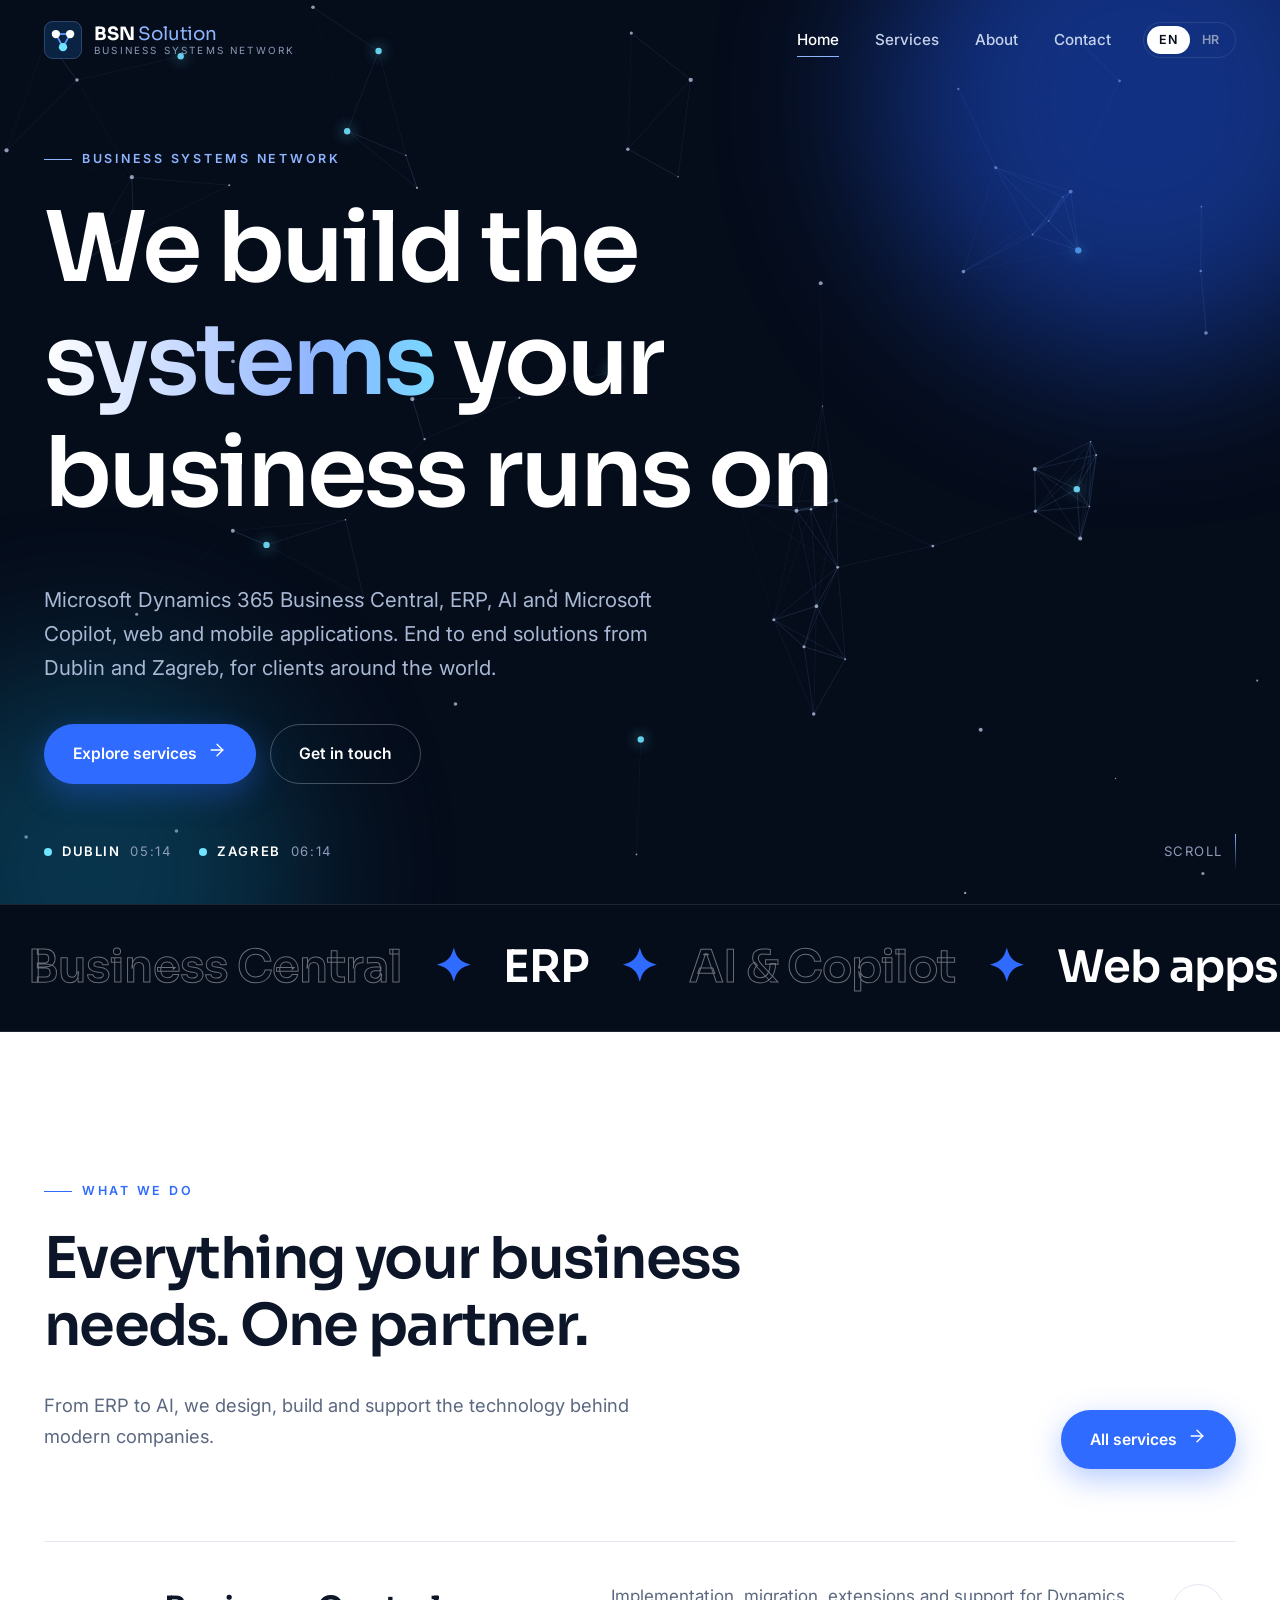
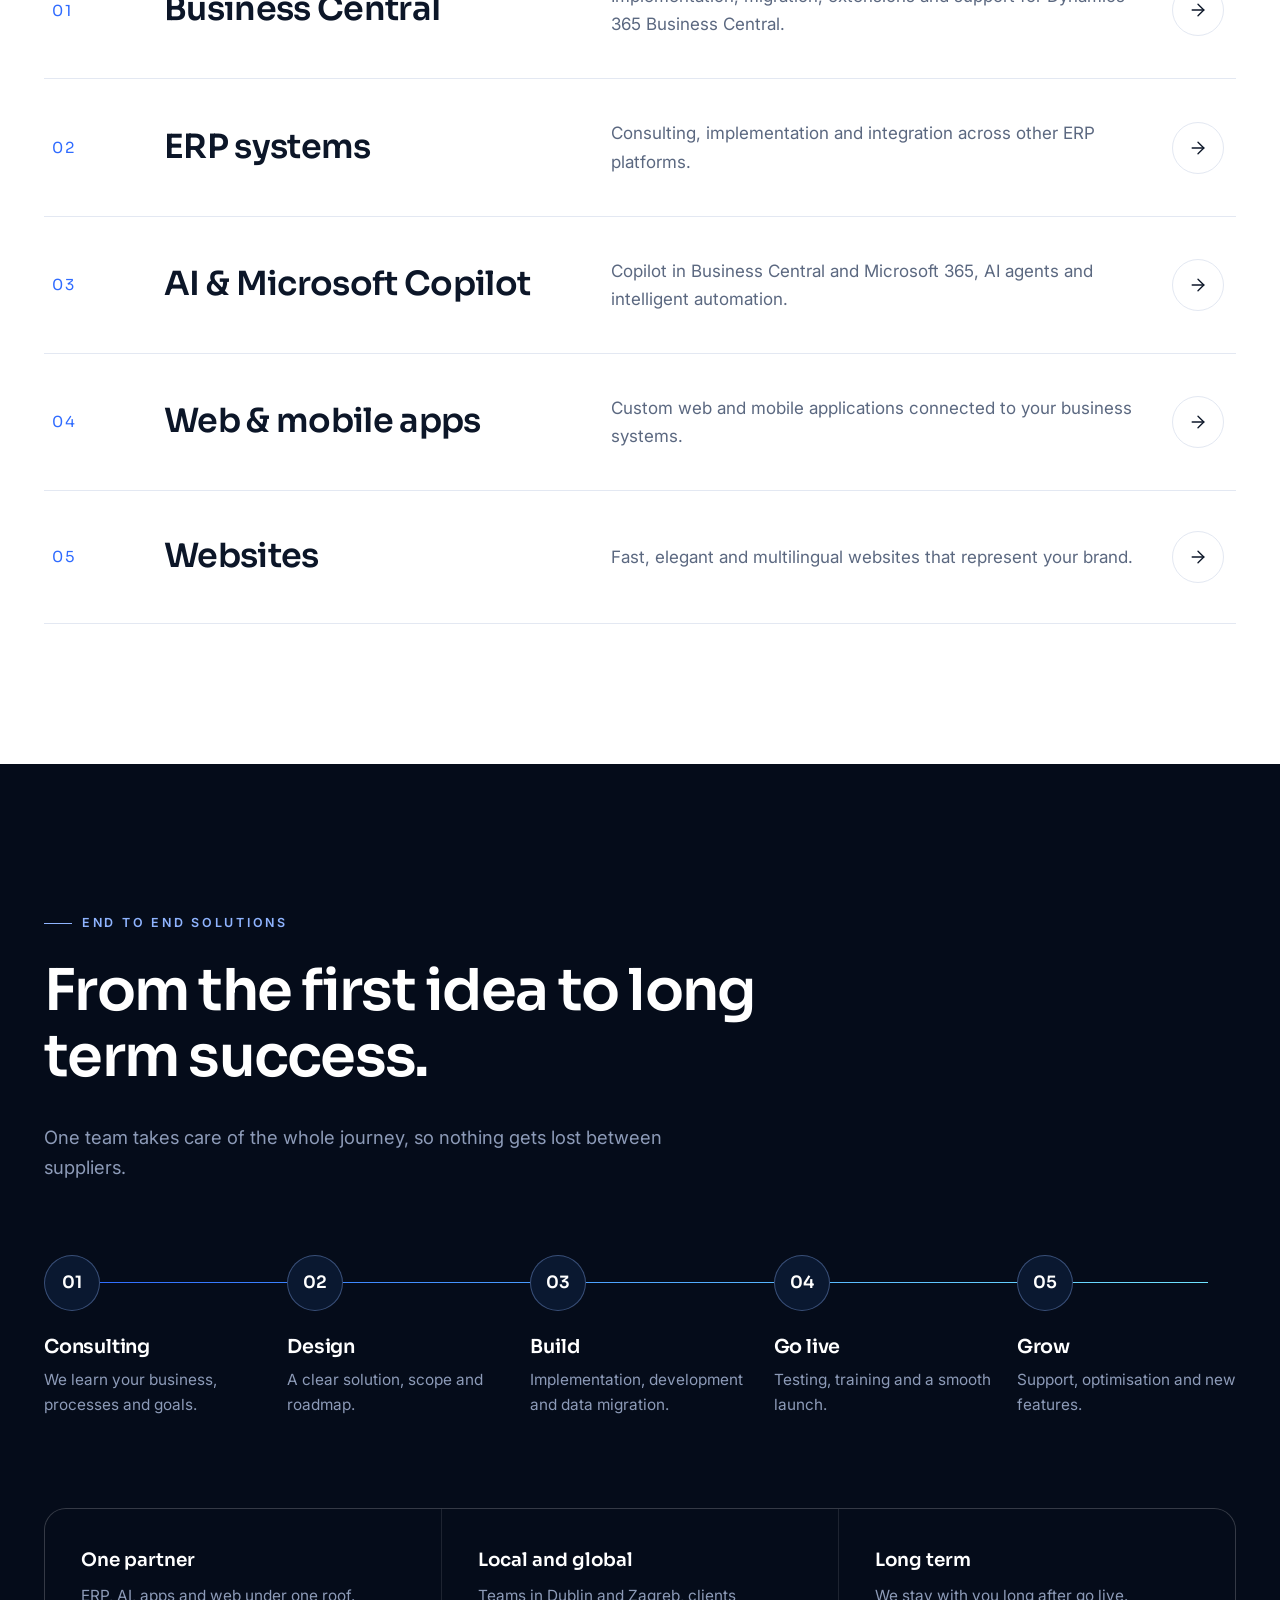
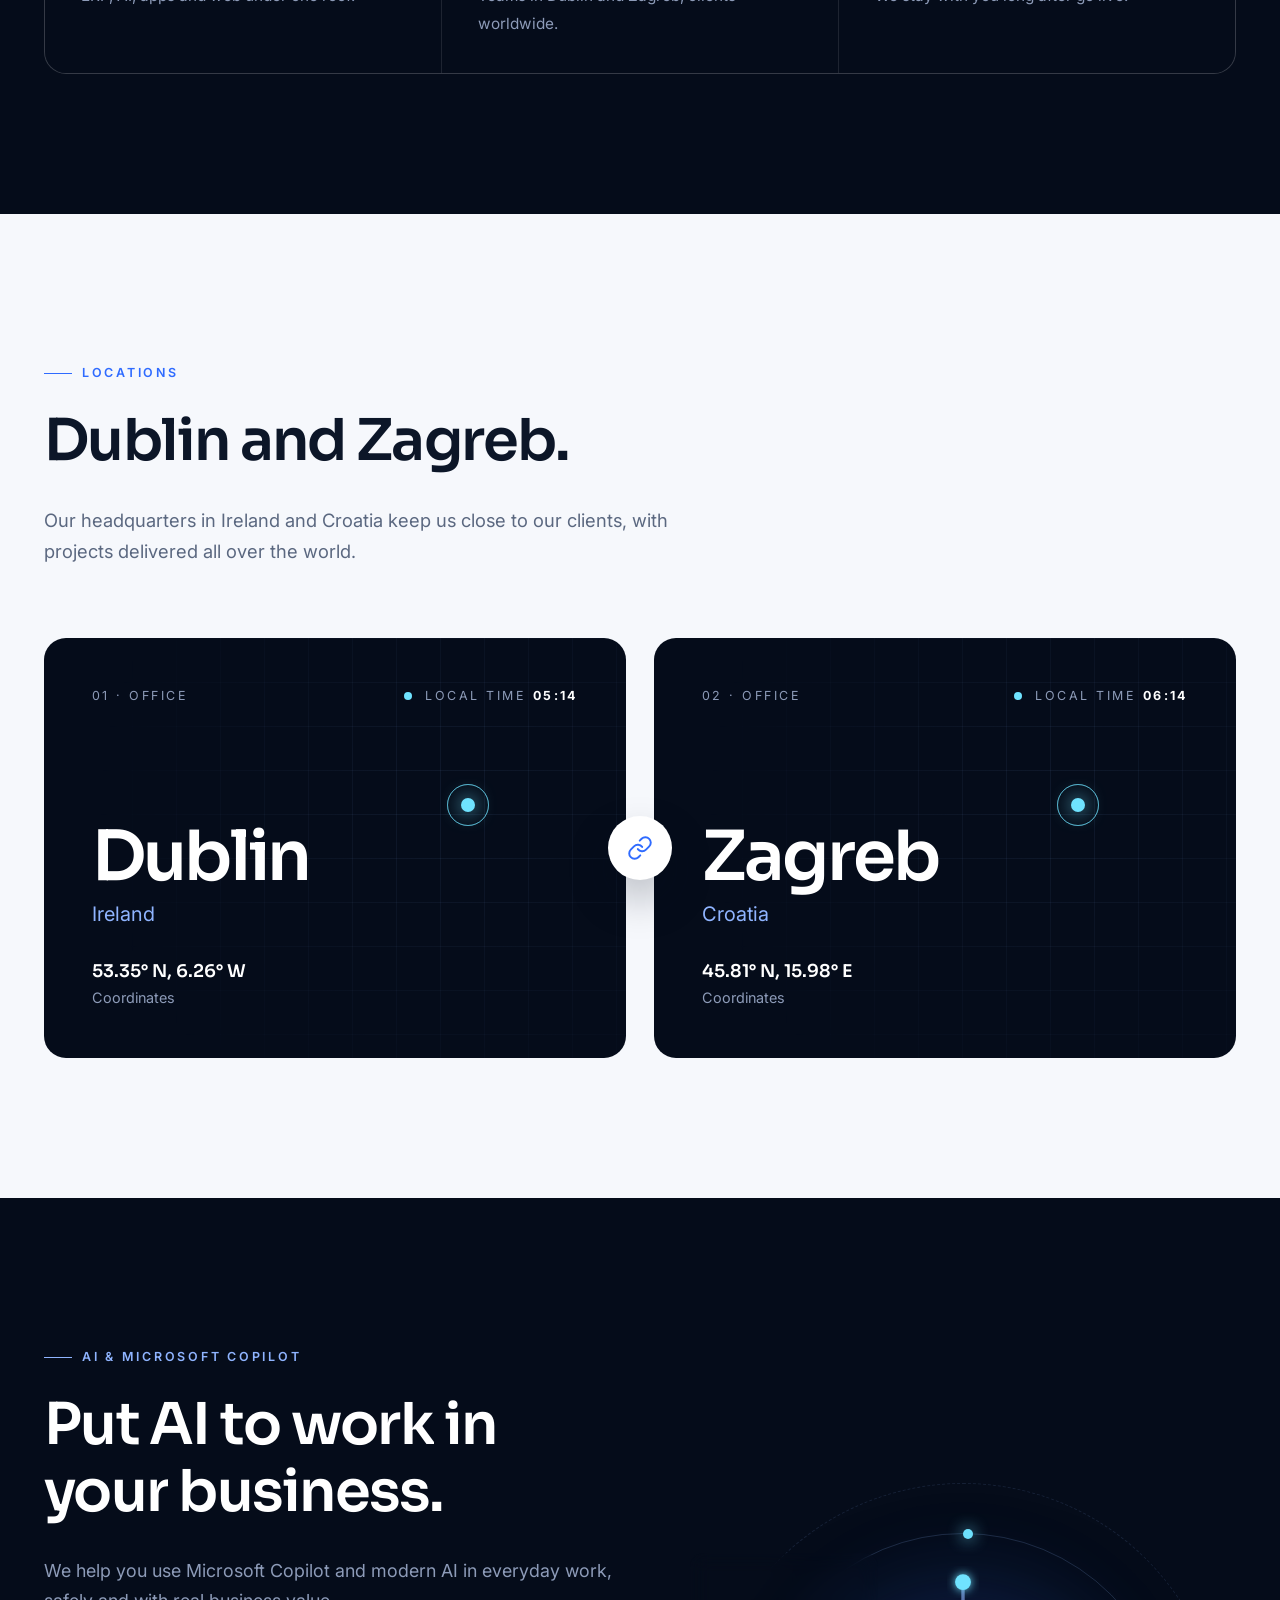
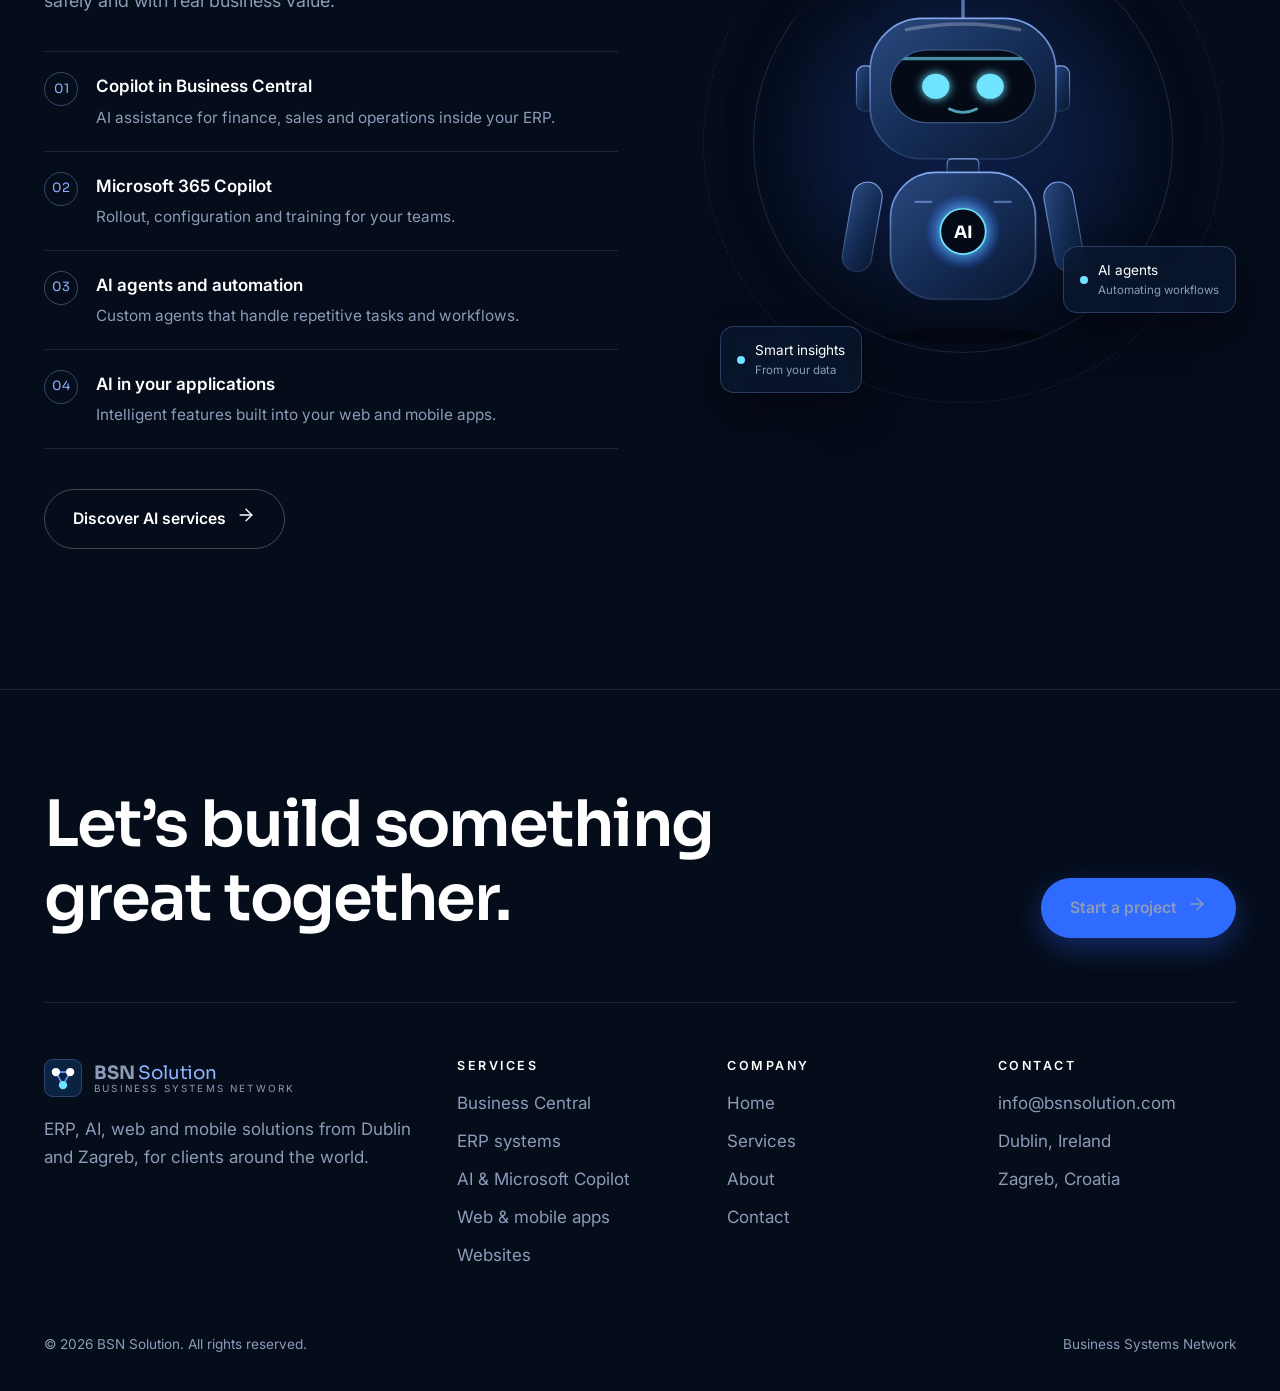
<file: index.html>
<!doctype html>
<html lang="en">
<head>
<meta charset="utf-8">
<meta name="viewport" content="width=device-width, initial-scale=1">
<title>BSN Solution | Business Central, ERP, AI, web and mobile applications</title>
<meta name="description" content="BSN Solution implements Microsoft Dynamics 365 Business Central and other ERP systems, delivers AI and Microsoft Copilot solutions and builds web and mobile applications. Dublin and Zagreb.">
<link rel="canonical" href="https://www.bsnsolution.com/">
<link rel="alternate" hreflang="en" href="https://www.bsnsolution.com/">
<link rel="alternate" hreflang="hr" href="https://www.bsnsolution.com/hr/">
<link rel="alternate" hreflang="x-default" href="https://www.bsnsolution.com/">
<meta property="og:title" content="BSN Solution | Business Central, ERP, AI, web and mobile applications">
<meta property="og:description" content="BSN Solution implements Microsoft Dynamics 365 Business Central and other ERP systems, delivers AI and Microsoft Copilot solutions and builds web and mobile applications. Dublin and Zagreb.">
<meta property="og:type" content="website">
<meta property="og:url" content="https://www.bsnsolution.com/">
<meta property="og:locale" content="en_IE">
<meta name="theme-color" content="#050c1a">
<link rel="icon" href="assets/favicon.svg" type="image/svg+xml">
<link rel="preconnect" href="https://fonts.googleapis.com">
<link rel="preconnect" href="https://fonts.gstatic.com" crossorigin>
<link href="https://fonts.googleapis.com/css2?family=Inter:wght@400;500;600;700&family=Sora:wght@400;500;600;700&display=swap" rel="stylesheet">
<link rel="stylesheet" href="assets/style.css?v=593a7f84">
<script>
  (function () {
    try {
      var pref = localStorage.getItem('bsn-lang');
      var nav = (navigator.language || '').toLowerCase();
      if (pref === 'hr' || (!pref && nav.indexOf('hr') === 0)) location.replace('hr/');
    } catch (e) {}
  })();
</script>
</head>
<body>
<header class="site-header">
  <div class="container nav">
    <a class="brand" href="index.html" aria-label="BSN Solution">
      <img src="assets/logo.svg" alt="" width="38" height="38">
      <span class="brand-text"><span class="brand-name">BSN <span>Solution</span></span><span class="brand-sub">Business Systems Network</span></span>
    </a>
    <button class="menu-toggle" aria-label="Open menu" aria-expanded="false"><svg viewBox="0 0 24 24" fill="none" stroke="currentColor" stroke-width="1.8" stroke-linecap="round"><line x1="4" y1="8" x2="20" y2="8"/><line x1="4" y1="16" x2="20" y2="16"/></svg></button>
    <ul class="menu"><li><a href="index.html" class="active" aria-current="page">Home</a></li><li><a href="services.html">Services</a></li><li><a href="about.html">About</a></li><li><a href="contact.html">Contact</a></li><li class="lang"><a href="index.html" hreflang="en" class="current">EN</a><a href="hr/index.html" hreflang="hr">HR</a></li></ul>
  </div>
</header>
<main>
<section class="hero dark"><canvas class="net" aria-hidden="true"></canvas><div class="orb orb-1"></div><div class="orb orb-2"></div>
  <div class="container">
    <span class="kicker reveal">Business Systems Network</span>
    <h1 class="split">We build the <span class="grad">systems</span> your business runs on</h1>
    <p class="lead reveal d3">Microsoft Dynamics 365 Business Central, ERP, AI and Microsoft Copilot, web and mobile applications. End to end solutions from Dublin and Zagreb, for clients around the world.</p>
    <div class="actions reveal d4">
      <a class="btn btn-primary" href="services.html">Explore services <span class="arr"><svg width="20" height="20" viewBox="0 0 24 24" fill="none" stroke="currentColor" stroke-width="1.6" stroke-linecap="round" stroke-linejoin="round"><line x1="5" y1="12" x2="19" y2="12"/><polyline points="12 5 19 12 12 19"/></svg></span></a>
      <a class="btn btn-ghost" href="contact.html">Get in touch</a>
    </div>
  </div>
  <div class="hero-meta"><div class="container">
    <div class="cities">
      <span><span class="pulse"></span><b>Dublin</b> <span data-tz="Europe/Dublin">--:--</span></span>
      <span><span class="pulse"></span><b>Zagreb</b> <span data-tz="Europe/Zagreb">--:--</span></span>
    </div>
    <span class="scroll-cue">Scroll <i></i></span>
  </div></div>
</section>
<div class="marquee" aria-hidden="true"><div class="marquee-track"><span class="">Business Central</span><span class="star">&#10022;</span><span class="fill">ERP</span><span class="star">&#10022;</span><span class="">AI &amp; Copilot</span><span class="star">&#10022;</span><span class="fill">Web apps</span><span class="star">&#10022;</span><span class="">Mobile apps</span><span class="star">&#10022;</span><span class="fill">End to end solutions</span><span class="star">&#10022;</span><span class="">Business Central</span><span class="star">&#10022;</span><span class="fill">ERP</span><span class="star">&#10022;</span><span class="">AI &amp; Copilot</span><span class="star">&#10022;</span><span class="fill">Web apps</span><span class="star">&#10022;</span><span class="">Mobile apps</span><span class="star">&#10022;</span><span class="fill">End to end solutions</span><span class="star">&#10022;</span></div></div>

<section><div class="container">
  <div class="head-row">
    <div class="section-head"><span class="kicker reveal">What we do</span><h2 class="split">Everything your business needs. One partner.</h2><p class="reveal d2">From ERP to AI, we design, build and support the technology behind modern companies.</p></div>
    <a class="btn btn-primary reveal" href="services.html">All services <span class="arr"><svg width="20" height="20" viewBox="0 0 24 24" fill="none" stroke="currentColor" stroke-width="1.6" stroke-linecap="round" stroke-linejoin="round"><line x1="5" y1="12" x2="19" y2="12"/><polyline points="12 5 19 12 12 19"/></svg></span></a>
  </div>
  <div class="svc-list"><a class="svc-row reveal" href="services.html#business-central">
      <span class="svc-num">01</span><h3>Business Central</h3><p>Implementation, migration, extensions and support for Dynamics 365 Business Central.</p><span class="svc-arrow"><svg width="20" height="20" viewBox="0 0 24 24" fill="none" stroke="currentColor" stroke-width="1.6" stroke-linecap="round" stroke-linejoin="round"><line x1="5" y1="12" x2="19" y2="12"/><polyline points="12 5 19 12 12 19"/></svg></span>
    </a><a class="svc-row reveal" href="services.html#erp">
      <span class="svc-num">02</span><h3>ERP systems</h3><p>Consulting, implementation and integration across other ERP platforms.</p><span class="svc-arrow"><svg width="20" height="20" viewBox="0 0 24 24" fill="none" stroke="currentColor" stroke-width="1.6" stroke-linecap="round" stroke-linejoin="round"><line x1="5" y1="12" x2="19" y2="12"/><polyline points="12 5 19 12 12 19"/></svg></span>
    </a><a class="svc-row reveal" href="services.html#ai">
      <span class="svc-num">03</span><h3>AI &amp; Microsoft Copilot</h3><p>Copilot in Business Central and Microsoft 365, AI agents and intelligent automation.</p><span class="svc-arrow"><svg width="20" height="20" viewBox="0 0 24 24" fill="none" stroke="currentColor" stroke-width="1.6" stroke-linecap="round" stroke-linejoin="round"><line x1="5" y1="12" x2="19" y2="12"/><polyline points="12 5 19 12 12 19"/></svg></span>
    </a><a class="svc-row reveal" href="services.html#apps">
      <span class="svc-num">04</span><h3>Web &amp; mobile apps</h3><p>Custom web and mobile applications connected to your business systems.</p><span class="svc-arrow"><svg width="20" height="20" viewBox="0 0 24 24" fill="none" stroke="currentColor" stroke-width="1.6" stroke-linecap="round" stroke-linejoin="round"><line x1="5" y1="12" x2="19" y2="12"/><polyline points="12 5 19 12 12 19"/></svg></span>
    </a><a class="svc-row reveal" href="services.html#websites">
      <span class="svc-num">05</span><h3>Websites</h3><p>Fast, elegant and multilingual websites that represent your brand.</p><span class="svc-arrow"><svg width="20" height="20" viewBox="0 0 24 24" fill="none" stroke="currentColor" stroke-width="1.6" stroke-linecap="round" stroke-linejoin="round"><line x1="5" y1="12" x2="19" y2="12"/><polyline points="12 5 19 12 12 19"/></svg></span>
    </a></div>
</div></section>

<section class="dark" id="end-to-end"><div class="container">
  <div class="section-head"><span class="kicker reveal">End to end solutions</span><h2 class="split">From the first idea to long term success.</h2><p class="reveal d2">One team takes care of the whole journey, so nothing gets lost between suppliers.</p></div>
  <div class="e2e-track"><div class="e2e-line"><i></i></div><div class="e2e-step reveal d0"><div class="n">01</div><h3>Consulting</h3><p>We learn your business, processes and goals.</p></div><div class="e2e-step reveal d1"><div class="n">02</div><h3>Design</h3><p>A clear solution, scope and roadmap.</p></div><div class="e2e-step reveal d2"><div class="n">03</div><h3>Build</h3><p>Implementation, development and data migration.</p></div><div class="e2e-step reveal d3"><div class="n">04</div><h3>Go live</h3><p>Testing, training and a smooth launch.</p></div><div class="e2e-step reveal d4"><div class="n">05</div><h3>Grow</h3><p>Support, optimisation and new features.</p></div></div>
  <div class="e2e-band reveal"><div><b>One partner</b><span>ERP, AI, apps and web under one roof.</span></div><div><b>Local and global</b><span>Teams in Dublin and Zagreb, clients worldwide.</span></div><div><b>Long term</b><span>We stay with you long after go live.</span></div></div>
</div></section>
<section class="paper" id="locations"><div class="container">
  <div class="section-head"><span class="kicker reveal">Locations</span><h2 class="split">Dublin and Zagreb.</h2><p class="reveal d2">Our headquarters in Ireland and Croatia keep us close to our clients, with projects delivered all over the world.</p></div>
  <div class="loc-grid"><div class="loc reveal d1">
      <div class="grid-bg"></div><span class="beacon"></span>
      <div class="loc-top"><span>01 &middot; Office</span><span><span class="pulse"></span>&nbsp; Local time <b data-tz="Europe/Dublin" style="color:#fff">--:--</b></span></div>
      <div class="loc-bottom">
        <h3>Dublin</h3>
        <div class="country">Ireland</div>
        <div class="meta"><span><b>53.35&deg; N, 6.26&deg; W</b>Coordinates</span></div>
      </div>
    </div><div class="loc reveal d2">
      <div class="grid-bg"></div><span class="beacon"></span>
      <div class="loc-top"><span>02 &middot; Office</span><span><span class="pulse"></span>&nbsp; Local time <b data-tz="Europe/Zagreb" style="color:#fff">--:--</b></span></div>
      <div class="loc-bottom">
        <h3>Zagreb</h3>
        <div class="country">Croatia</div>
        <div class="meta"><span><b>45.81&deg; N, 15.98&deg; E</b>Coordinates</span></div>
      </div>
    </div><span class="loc-link"><svg viewBox="0 0 24 24" fill="none" stroke="currentColor" stroke-width="1.8" stroke-linecap="round" stroke-linejoin="round"><path d="M10 13a5 5 0 0 0 7.54.54l3-3a5 5 0 0 0-7.07-7.07l-1.72 1.71"/><path d="M14 11a5 5 0 0 0-7.54-.54l-3 3a5 5 0 0 0 7.07 7.07l1.71-1.71"/></svg></span></div>
</div></section>
<section class="dark ai" id="ai-section"><div class="container ai-grid">
  <div>
    <span class="kicker reveal">AI &amp; Microsoft Copilot</span>
    <h2 class="split">Put AI to work in your business.</h2>
    <p class="reveal d2" style="color:var(--muted-dark);font-size:1.12rem">We help you use Microsoft Copilot and modern AI in everyday work, safely and with real business value.</p>
    <ul class="ai-list reveal d3"><li><span class="dot">01</span><div><b>Copilot in Business Central</b><span>AI assistance for finance, sales and operations inside your ERP.</span></div></li><li><span class="dot">02</span><div><b>Microsoft 365 Copilot</b><span>Rollout, configuration and training for your teams.</span></div></li><li><span class="dot">03</span><div><b>AI agents and automation</b><span>Custom agents that handle repetitive tasks and workflows.</span></div></li><li><span class="dot">04</span><div><b>AI in your applications</b><span>Intelligent features built into your web and mobile apps.</span></div></li></ul>
    <a class="btn btn-ghost reveal" href="services.html#ai">Discover AI services <span class="arr"><svg width="20" height="20" viewBox="0 0 24 24" fill="none" stroke="currentColor" stroke-width="1.6" stroke-linecap="round" stroke-linejoin="round"><line x1="5" y1="12" x2="19" y2="12"/><polyline points="12 5 19 12 12 19"/></svg></span></a>
  </div>
  <div class="robot-wrap reveal d2">
    <div class="ring ring-2"></div><div class="ring ring-1"></div>
    <svg class="robot" viewBox="0 0 300 360" role="img" aria-label="AI robot">
  <defs>
    <linearGradient id="rb-shell" x1="0" y1="0" x2="1" y2="1"><stop offset="0" stop-color="#2a4a80"/><stop offset=".55" stop-color="#132a52"/><stop offset="1" stop-color="#0a1830"/></linearGradient>
    <linearGradient id="rb-edge" x1="0" y1="0" x2="0" y2="1"><stop offset="0" stop-color="#8fb4ff" stop-opacity=".9"/><stop offset="1" stop-color="#8fb4ff" stop-opacity=".15"/></linearGradient>
    <radialGradient id="rb-core"><stop offset="0" stop-color="#ffffff"/><stop offset=".35" stop-color="#6fe3ff"/><stop offset="1" stop-color="#2f6bff" stop-opacity="0"/></radialGradient>
    <clipPath id="rb-visor"><rect x="86" y="98" width="128" height="64" rx="32"/></clipPath>
    <filter id="rb-glow" x="-50%" y="-50%" width="200%" height="200%"><feGaussianBlur stdDeviation="4" result="b"/><feMerge><feMergeNode in="b"/><feMergeNode in="SourceGraphic"/></feMerge></filter>
  </defs>
  <line x1="150" y1="44" x2="150" y2="72" stroke="#8fb4ff" stroke-opacity=".6" stroke-width="3"/>
  <circle class="antenna" cx="150" cy="38" r="7" fill="#6fe3ff" filter="url(#rb-glow)"/>
  <rect x="56" y="112" width="16" height="40" rx="7" fill="url(#rb-shell)" stroke="url(#rb-edge)"/>
  <rect x="228" y="112" width="16" height="40" rx="7" fill="url(#rb-shell)" stroke="url(#rb-edge)"/>
  <rect x="68" y="70" width="164" height="124" rx="46" fill="url(#rb-shell)" stroke="url(#rb-edge)" stroke-width="1.5"/>
  <path d="M100 80 Q150 70 200 80" stroke="#ffffff" stroke-opacity=".25" stroke-width="3" fill="none" stroke-linecap="round"/>
  <rect x="86" y="98" width="128" height="64" rx="32" fill="#040a16" stroke="#8fb4ff" stroke-opacity=".35"/>
  <g clip-path="url(#rb-visor)">
    <rect class="scan" x="86" y="104" width="128" height="3" fill="#6fe3ff" opacity=".6"/>
  </g>
  <ellipse class="eye" cx="126" cy="130" rx="12" ry="11" fill="#6fe3ff" filter="url(#rb-glow)"/>
  <ellipse class="eye" cx="174" cy="130" rx="12" ry="11" fill="#6fe3ff" filter="url(#rb-glow)"/>
  <path d="M138 150 Q150 156 162 150" stroke="#6fe3ff" stroke-opacity=".7" stroke-width="2.5" fill="none" stroke-linecap="round"/>
  <rect x="136" y="194" width="28" height="14" rx="4" fill="#0f2346" stroke="url(#rb-edge)"/>
  <rect x="86" y="206" width="128" height="112" rx="40" fill="url(#rb-shell)" stroke="url(#rb-edge)" stroke-width="1.5"/>
  <circle cx="150" cy="258" r="34" fill="url(#rb-core)" class="antenna"/>
  <circle cx="150" cy="258" r="20" fill="#040a16" stroke="#6fe3ff" stroke-width="1.5"/>
  <text x="150" y="264" text-anchor="middle" font-family="Sora, Inter, sans-serif" font-size="15" font-weight="700" fill="#ffffff">AI</text>
  <line x1="108" y1="232" x2="122" y2="232" stroke="#8fb4ff" stroke-opacity=".5" stroke-width="2" stroke-linecap="round"/>
  <line x1="178" y1="232" x2="192" y2="232" stroke="#8fb4ff" stroke-opacity=".5" stroke-width="2" stroke-linecap="round"/>
  <rect x="48" y="214" width="26" height="80" rx="13" fill="url(#rb-shell)" stroke="url(#rb-edge)" transform="rotate(10 61 254)"/>
  <rect x="226" y="214" width="26" height="80" rx="13" fill="url(#rb-shell)" stroke="url(#rb-edge)" transform="rotate(-10 239 254)"/>
  <ellipse cx="150" cy="350" rx="70" ry="7" fill="#000" opacity=".35"/>
</svg>
    <div class="chip chip-1"><svg width="18" height="18" viewBox="0 0 24 24" fill="#6fe3ff"><path d="M12 2l2.2 6.6L21 11l-6.8 2.4L12 20l-2.2-6.6L3 11l6.8-2.4z"/></svg><div>Microsoft Copilot<small>Business Central &amp; 365</small></div></div>
    <div class="chip chip-2"><span class="pulse"></span><div>AI agents<small>Automating workflows</small></div></div>
    <div class="chip chip-3"><span class="pulse"></span><div>Smart insights<small>From your data</small></div></div>
  </div>
</div></section>
</main>
<footer class="site-footer">
  <div class="container">
    <div class="footer-top">
      <h2 class="split">Let&rsquo;s build something great together.</h2>
      <a class="btn btn-primary" href="contact.html">Start a project <span class="arr"><svg width="20" height="20" viewBox="0 0 24 24" fill="none" stroke="currentColor" stroke-width="1.6" stroke-linecap="round" stroke-linejoin="round"><line x1="5" y1="12" x2="19" y2="12"/><polyline points="12 5 19 12 12 19"/></svg></span></a>
    </div>
    <div class="footer-grid">
      <div><a class="brand" href="index.html" aria-label="BSN Solution">
      <img src="assets/logo.svg" alt="" width="38" height="38">
      <span class="brand-text"><span class="brand-name">BSN <span>Solution</span></span><span class="brand-sub">Business Systems Network</span></span>
    </a><p>ERP, AI, web and mobile solutions from Dublin and Zagreb, for clients around the world.</p></div>
      <div><h4>Services</h4><ul><li><a href="services.html#business-central">Business Central</a></li><li><a href="services.html#erp">ERP systems</a></li><li><a href="services.html#ai">AI &amp; Microsoft Copilot</a></li><li><a href="services.html#apps">Web &amp; mobile apps</a></li><li><a href="services.html#websites">Websites</a></li></ul></div>
      <div><h4>Company</h4><ul><li><a href="index.html">Home</a></li><li><a href="services.html">Services</a></li><li><a href="about.html">About</a></li><li><a href="contact.html">Contact</a></li></ul></div>
      <div><h4>Contact</h4><ul><li><a href="mailto:info@bsnsolution.com">info@bsnsolution.com</a></li><li>Dublin, Ireland</li><li>Zagreb, Croatia</li></ul></div>
    </div>
    <div class="footer-bottom"><span>&copy; <span id="year">2026</span> BSN Solution. All rights reserved.</span><span>Business Systems Network</span></div>
  </div>
</footer>
<script src="assets/main.js?v=593a7f84"></script>
</body>
</html>
</file>
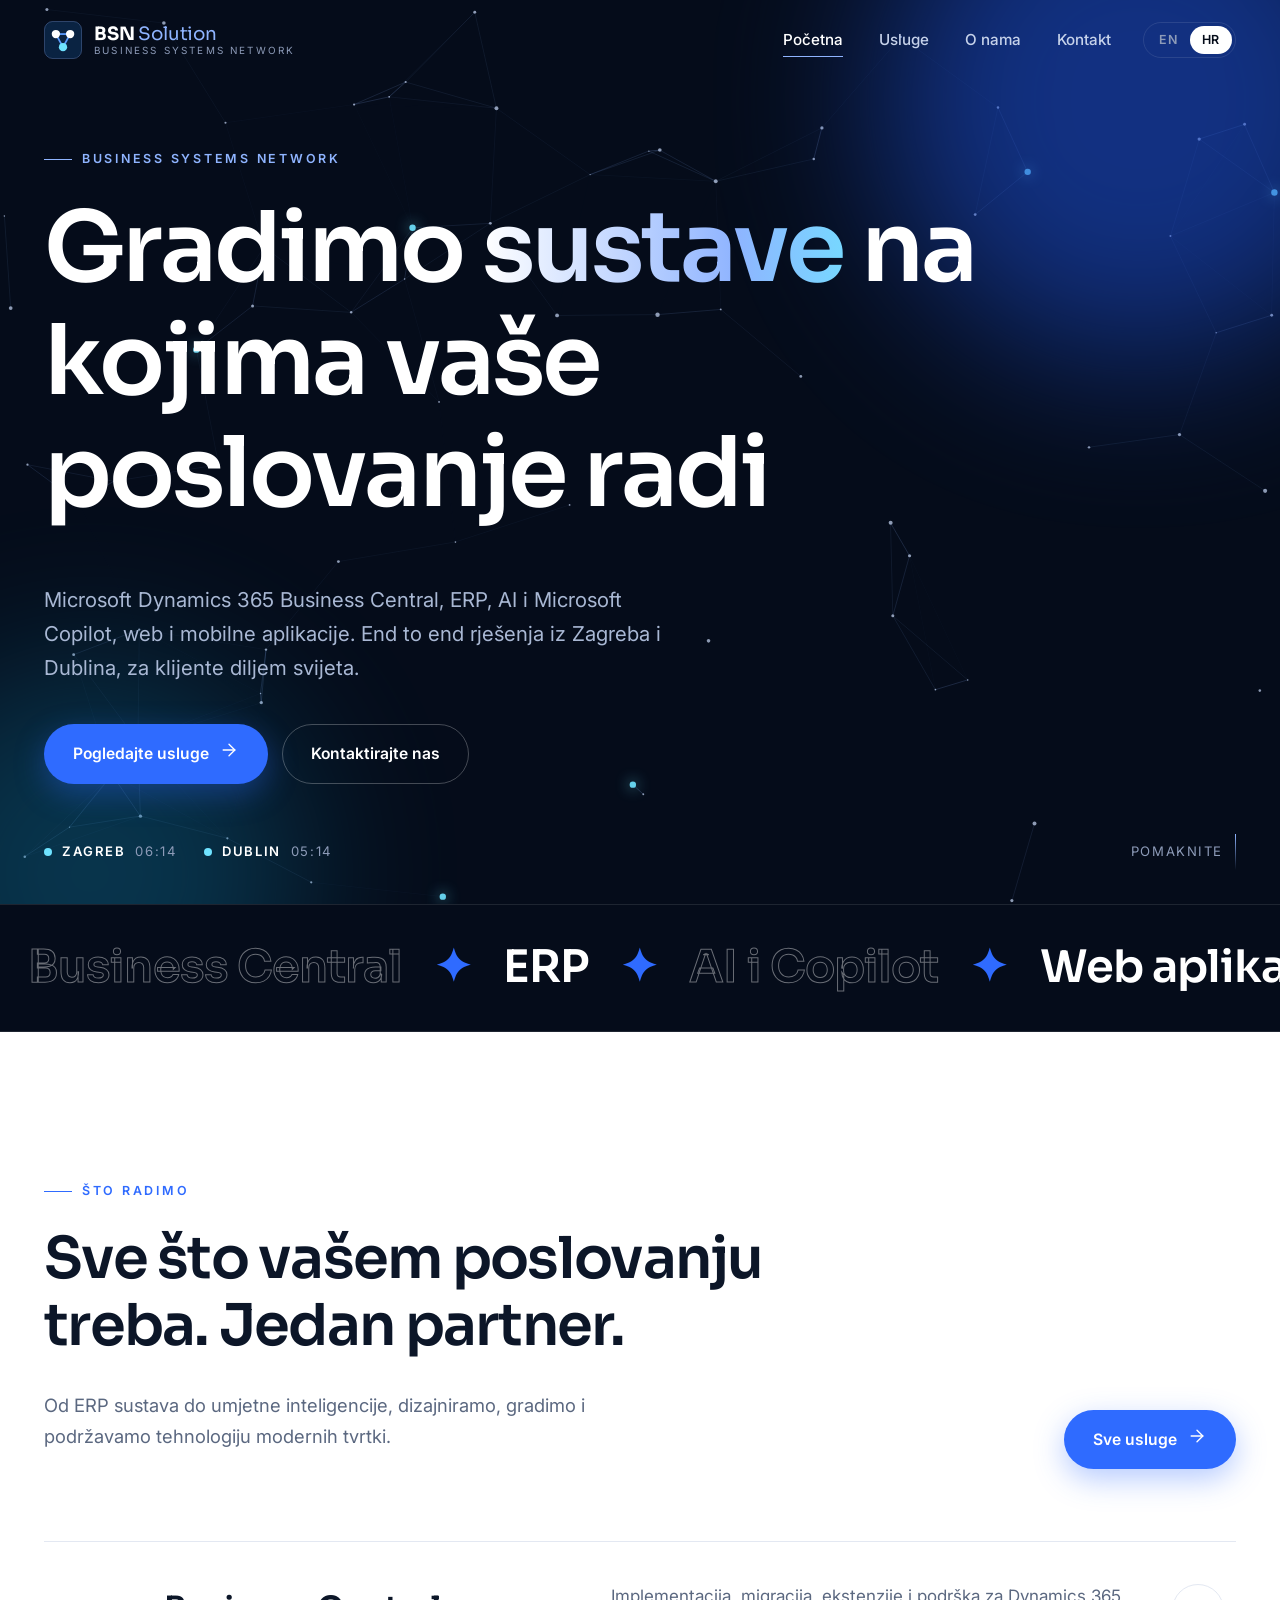
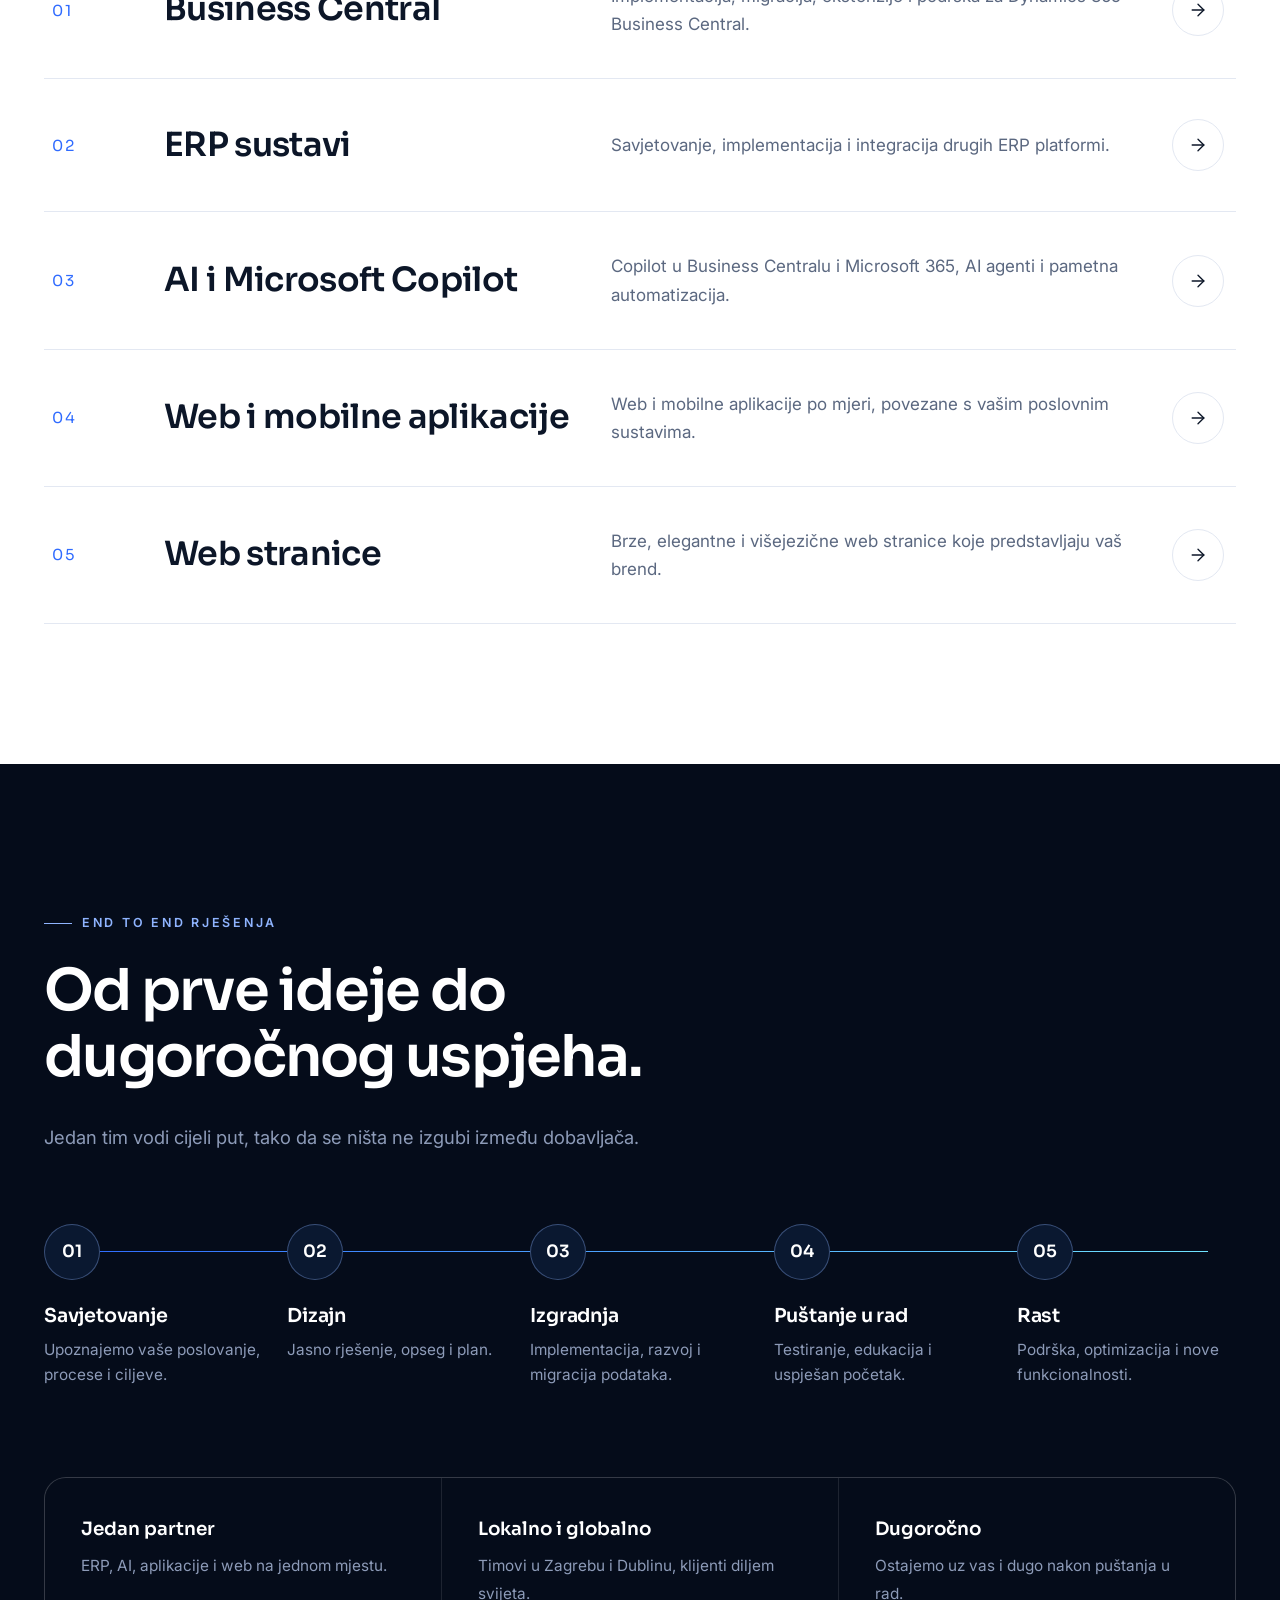
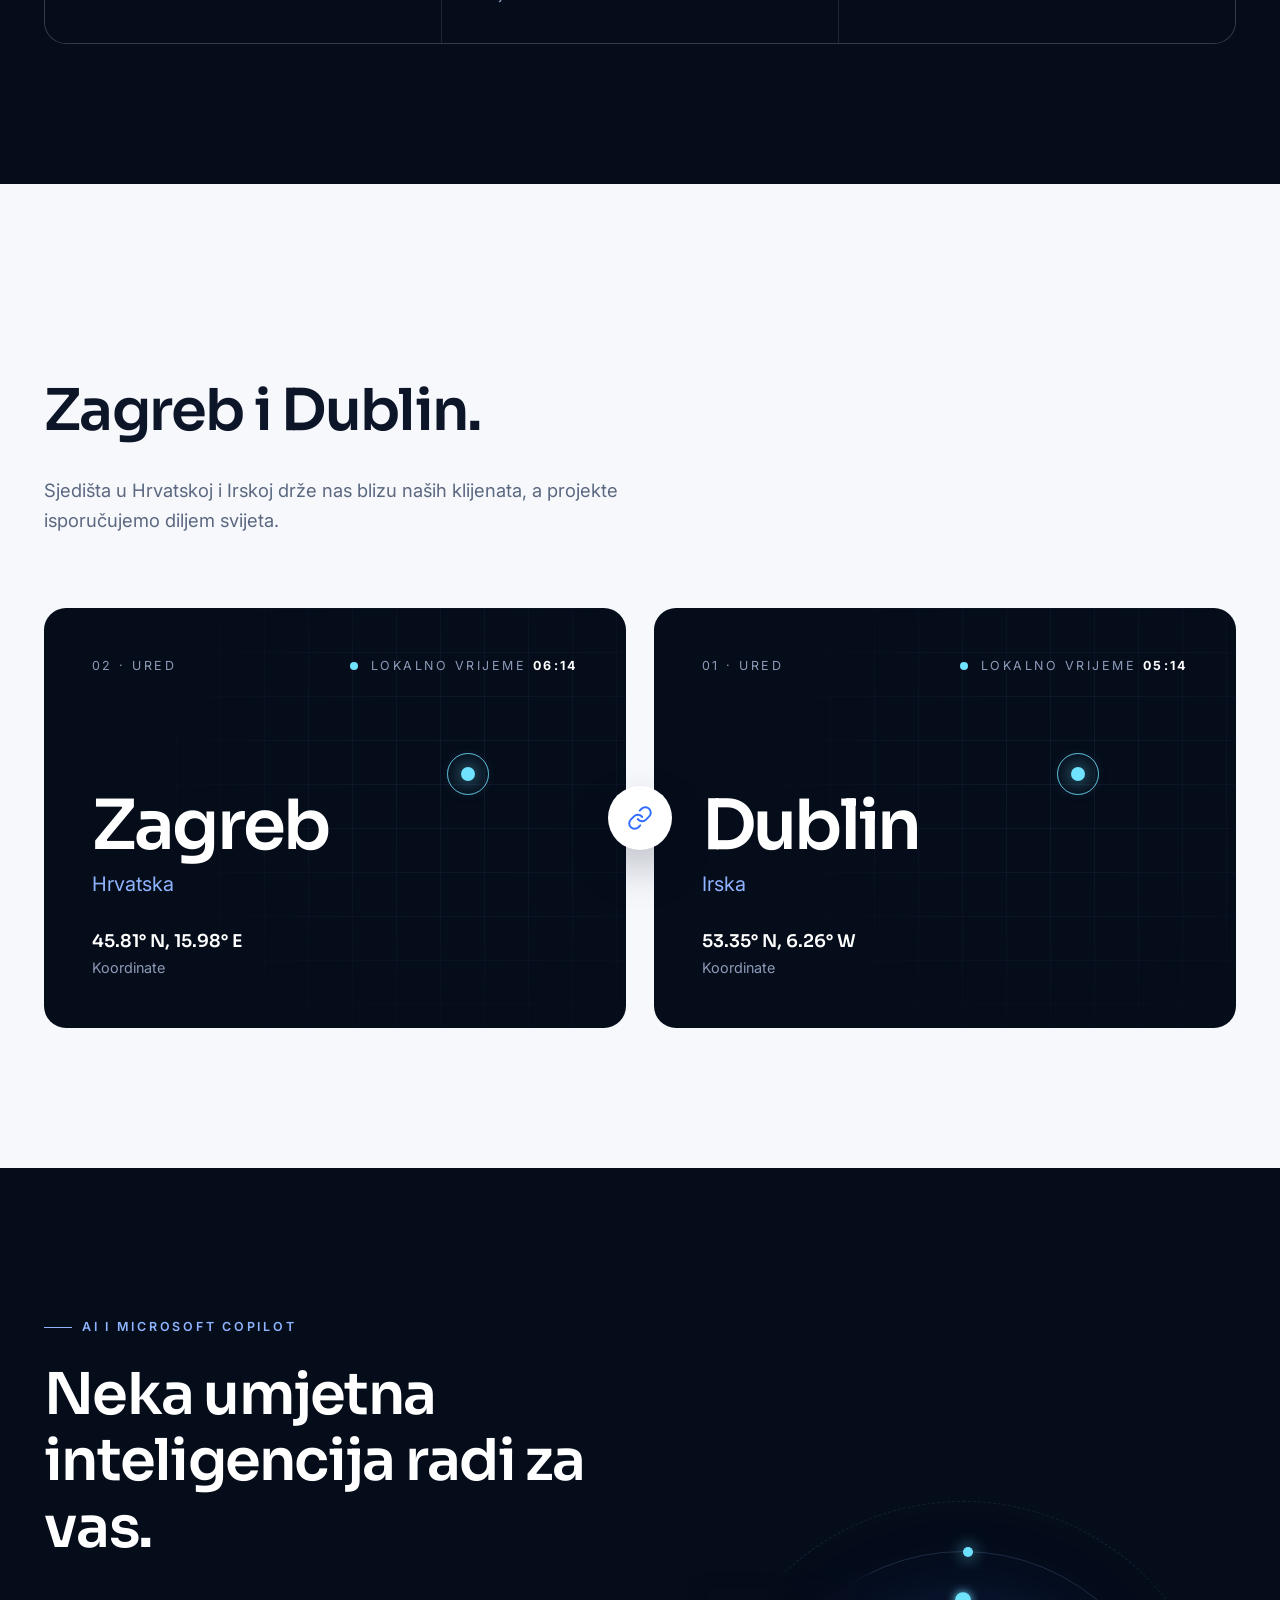
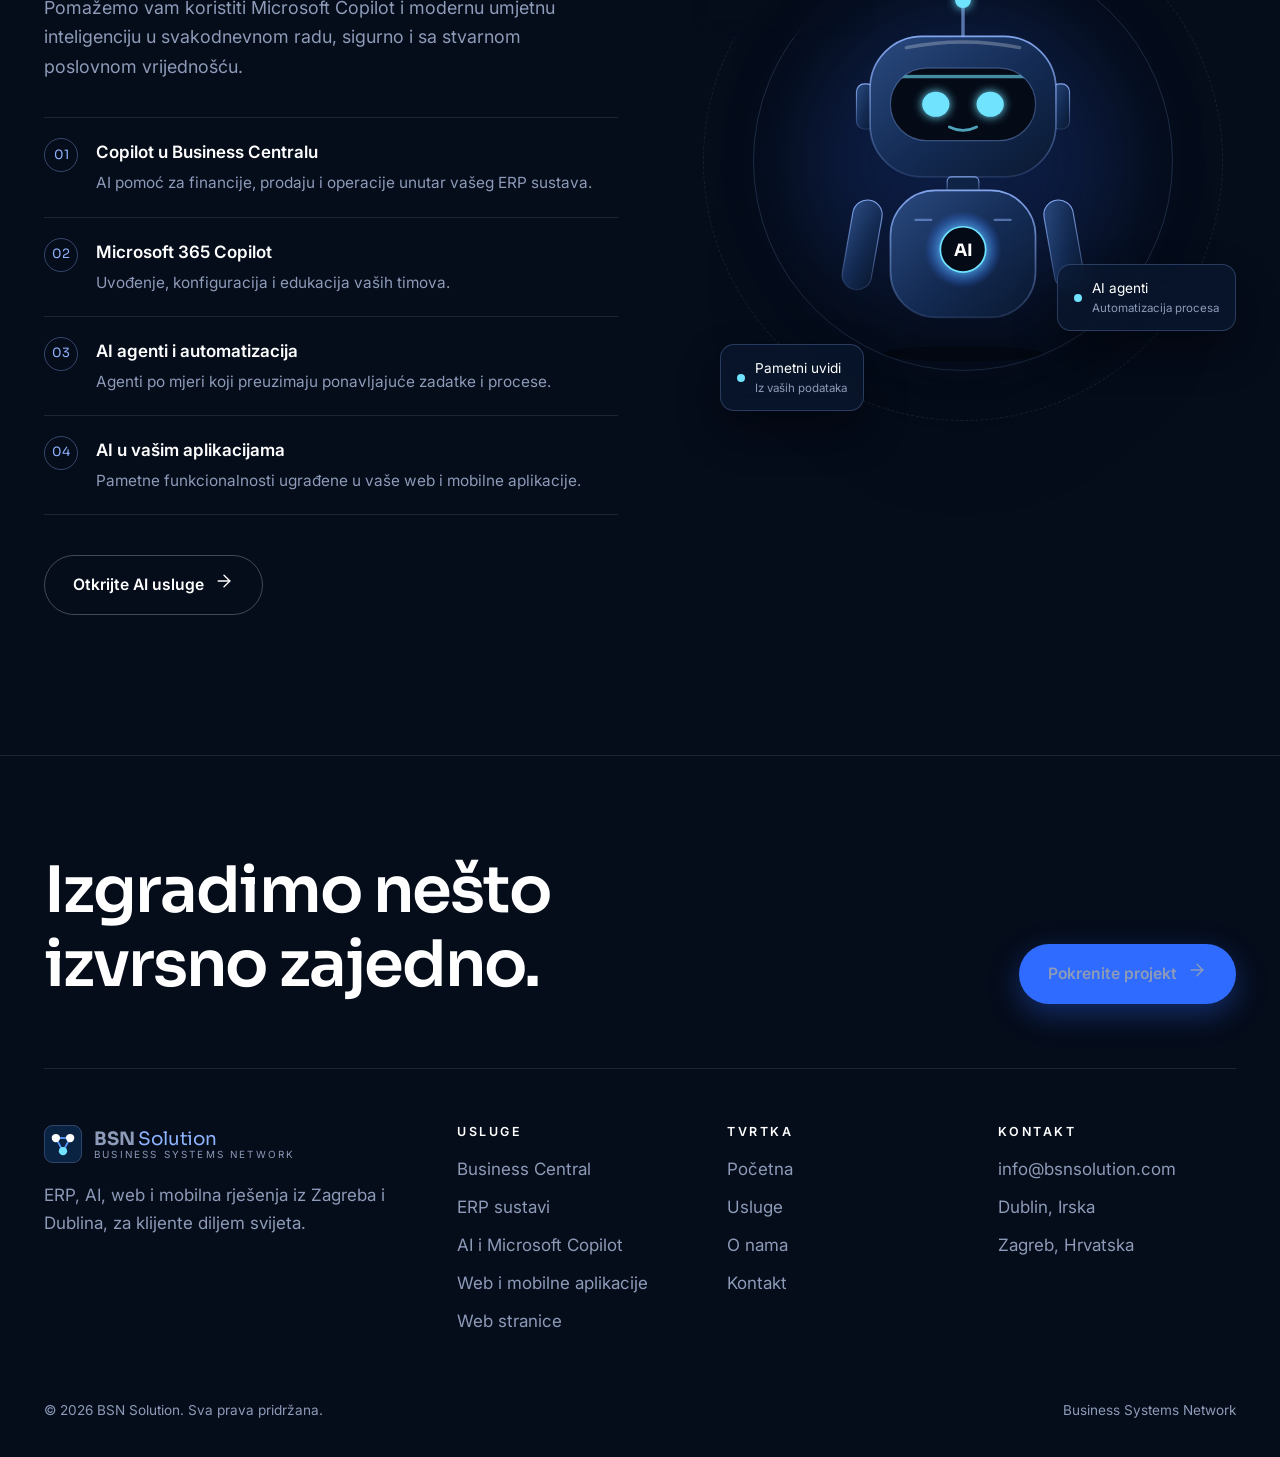
<file: hr/index.html>
<!doctype html>
<html lang="hr">
<head>
<meta charset="utf-8">
<meta name="viewport" content="width=device-width, initial-scale=1">
<title>BSN Solution | Business Central, ERP, AI, web i mobilne aplikacije</title>
<meta name="description" content="BSN Solution implementira Microsoft Dynamics 365 Business Central i druge ERP sustave, isporučuje AI i Microsoft Copilot rješenja te razvija web i mobilne aplikacije. Zagreb i Dublin.">
<link rel="canonical" href="https://www.bsnsolution.com/hr/">
<link rel="alternate" hreflang="en" href="https://www.bsnsolution.com/">
<link rel="alternate" hreflang="hr" href="https://www.bsnsolution.com/hr/">
<link rel="alternate" hreflang="x-default" href="https://www.bsnsolution.com/">
<meta property="og:title" content="BSN Solution | Business Central, ERP, AI, web i mobilne aplikacije">
<meta property="og:description" content="BSN Solution implementira Microsoft Dynamics 365 Business Central i druge ERP sustave, isporučuje AI i Microsoft Copilot rješenja te razvija web i mobilne aplikacije. Zagreb i Dublin.">
<meta property="og:type" content="website">
<meta property="og:url" content="https://www.bsnsolution.com/hr/">
<meta property="og:locale" content="hr_HR">
<meta name="theme-color" content="#050c1a">
<link rel="icon" href="../assets/favicon.svg" type="image/svg+xml">
<link rel="preconnect" href="https://fonts.googleapis.com">
<link rel="preconnect" href="https://fonts.gstatic.com" crossorigin>
<link href="https://fonts.googleapis.com/css2?family=Inter:wght@400;500;600;700&family=Sora:wght@400;500;600;700&display=swap" rel="stylesheet">
<link rel="stylesheet" href="../assets/style.css?v=593a7f84">

</head>
<body>
<header class="site-header">
  <div class="container nav">
    <a class="brand" href="index.html" aria-label="BSN Solution">
      <img src="../assets/logo.svg" alt="" width="38" height="38">
      <span class="brand-text"><span class="brand-name">BSN <span>Solution</span></span><span class="brand-sub">Business Systems Network</span></span>
    </a>
    <button class="menu-toggle" aria-label="Otvori izbornik" aria-expanded="false"><svg viewBox="0 0 24 24" fill="none" stroke="currentColor" stroke-width="1.8" stroke-linecap="round"><line x1="4" y1="8" x2="20" y2="8"/><line x1="4" y1="16" x2="20" y2="16"/></svg></button>
    <ul class="menu"><li><a href="index.html" class="active" aria-current="page">Početna</a></li><li><a href="services.html">Usluge</a></li><li><a href="about.html">O nama</a></li><li><a href="contact.html">Kontakt</a></li><li class="lang"><a href="../index.html" hreflang="en">EN</a><a href="index.html" hreflang="hr" class="current">HR</a></li></ul>
  </div>
</header>
<main>
<section class="hero dark"><canvas class="net" aria-hidden="true"></canvas><div class="orb orb-1"></div><div class="orb orb-2"></div>
  <div class="container">
    <span class="kicker reveal">Business Systems Network</span>
    <h1 class="split">Gradimo <span class="grad">sustave</span> na kojima vaše poslovanje radi</h1>
    <p class="lead reveal d3">Microsoft Dynamics 365 Business Central, ERP, AI i Microsoft Copilot, web i mobilne aplikacije. End to end rješenja iz Zagreba i Dublina, za klijente diljem svijeta.</p>
    <div class="actions reveal d4">
      <a class="btn btn-primary" href="services.html">Pogledajte usluge <span class="arr"><svg width="20" height="20" viewBox="0 0 24 24" fill="none" stroke="currentColor" stroke-width="1.6" stroke-linecap="round" stroke-linejoin="round"><line x1="5" y1="12" x2="19" y2="12"/><polyline points="12 5 19 12 12 19"/></svg></span></a>
      <a class="btn btn-ghost" href="contact.html">Kontaktirajte nas</a>
    </div>
  </div>
  <div class="hero-meta"><div class="container">
    <div class="cities">
      <span><span class="pulse"></span><b>Zagreb</b> <span data-tz="Europe/Zagreb">--:--</span></span>
      <span><span class="pulse"></span><b>Dublin</b> <span data-tz="Europe/Dublin">--:--</span></span>
    </div>
    <span class="scroll-cue">Pomaknite <i></i></span>
  </div></div>
</section>
<div class="marquee" aria-hidden="true"><div class="marquee-track"><span class="">Business Central</span><span class="star">&#10022;</span><span class="fill">ERP</span><span class="star">&#10022;</span><span class="">AI i Copilot</span><span class="star">&#10022;</span><span class="fill">Web aplikacije</span><span class="star">&#10022;</span><span class="">Mobilne aplikacije</span><span class="star">&#10022;</span><span class="fill">End to end rješenja</span><span class="star">&#10022;</span><span class="">Business Central</span><span class="star">&#10022;</span><span class="fill">ERP</span><span class="star">&#10022;</span><span class="">AI i Copilot</span><span class="star">&#10022;</span><span class="fill">Web aplikacije</span><span class="star">&#10022;</span><span class="">Mobilne aplikacije</span><span class="star">&#10022;</span><span class="fill">End to end rješenja</span><span class="star">&#10022;</span></div></div>

<section><div class="container">
  <div class="head-row">
    <div class="section-head"><span class="kicker reveal">Što radimo</span><h2 class="split">Sve što vašem poslovanju treba. Jedan partner.</h2><p class="reveal d2">Od ERP sustava do umjetne inteligencije, dizajniramo, gradimo i podržavamo tehnologiju modernih tvrtki.</p></div>
    <a class="btn btn-primary reveal" href="services.html">Sve usluge <span class="arr"><svg width="20" height="20" viewBox="0 0 24 24" fill="none" stroke="currentColor" stroke-width="1.6" stroke-linecap="round" stroke-linejoin="round"><line x1="5" y1="12" x2="19" y2="12"/><polyline points="12 5 19 12 12 19"/></svg></span></a>
  </div>
  <div class="svc-list"><a class="svc-row reveal" href="services.html#business-central">
      <span class="svc-num">01</span><h3>Business Central</h3><p>Implementacija, migracija, ekstenzije i podrška za Dynamics 365 Business Central.</p><span class="svc-arrow"><svg width="20" height="20" viewBox="0 0 24 24" fill="none" stroke="currentColor" stroke-width="1.6" stroke-linecap="round" stroke-linejoin="round"><line x1="5" y1="12" x2="19" y2="12"/><polyline points="12 5 19 12 12 19"/></svg></span>
    </a><a class="svc-row reveal" href="services.html#erp">
      <span class="svc-num">02</span><h3>ERP sustavi</h3><p>Savjetovanje, implementacija i integracija drugih ERP platformi.</p><span class="svc-arrow"><svg width="20" height="20" viewBox="0 0 24 24" fill="none" stroke="currentColor" stroke-width="1.6" stroke-linecap="round" stroke-linejoin="round"><line x1="5" y1="12" x2="19" y2="12"/><polyline points="12 5 19 12 12 19"/></svg></span>
    </a><a class="svc-row reveal" href="services.html#ai">
      <span class="svc-num">03</span><h3>AI i Microsoft Copilot</h3><p>Copilot u Business Centralu i Microsoft 365, AI agenti i pametna automatizacija.</p><span class="svc-arrow"><svg width="20" height="20" viewBox="0 0 24 24" fill="none" stroke="currentColor" stroke-width="1.6" stroke-linecap="round" stroke-linejoin="round"><line x1="5" y1="12" x2="19" y2="12"/><polyline points="12 5 19 12 12 19"/></svg></span>
    </a><a class="svc-row reveal" href="services.html#apps">
      <span class="svc-num">04</span><h3>Web i mobilne aplikacije</h3><p>Web i mobilne aplikacije po mjeri, povezane s vašim poslovnim sustavima.</p><span class="svc-arrow"><svg width="20" height="20" viewBox="0 0 24 24" fill="none" stroke="currentColor" stroke-width="1.6" stroke-linecap="round" stroke-linejoin="round"><line x1="5" y1="12" x2="19" y2="12"/><polyline points="12 5 19 12 12 19"/></svg></span>
    </a><a class="svc-row reveal" href="services.html#websites">
      <span class="svc-num">05</span><h3>Web stranice</h3><p>Brze, elegantne i višejezične web stranice koje predstavljaju vaš brend.</p><span class="svc-arrow"><svg width="20" height="20" viewBox="0 0 24 24" fill="none" stroke="currentColor" stroke-width="1.6" stroke-linecap="round" stroke-linejoin="round"><line x1="5" y1="12" x2="19" y2="12"/><polyline points="12 5 19 12 12 19"/></svg></span>
    </a></div>
</div></section>

<section class="dark" id="end-to-end"><div class="container">
  <div class="section-head"><span class="kicker reveal">End to end rješenja</span><h2 class="split">Od prve ideje do dugoročnog uspjeha.</h2><p class="reveal d2">Jedan tim vodi cijeli put, tako da se ništa ne izgubi između dobavljača.</p></div>
  <div class="e2e-track"><div class="e2e-line"><i></i></div><div class="e2e-step reveal d0"><div class="n">01</div><h3>Savjetovanje</h3><p>Upoznajemo vaše poslovanje, procese i ciljeve.</p></div><div class="e2e-step reveal d1"><div class="n">02</div><h3>Dizajn</h3><p>Jasno rješenje, opseg i plan.</p></div><div class="e2e-step reveal d2"><div class="n">03</div><h3>Izgradnja</h3><p>Implementacija, razvoj i migracija podataka.</p></div><div class="e2e-step reveal d3"><div class="n">04</div><h3>Puštanje u rad</h3><p>Testiranje, edukacija i uspješan početak.</p></div><div class="e2e-step reveal d4"><div class="n">05</div><h3>Rast</h3><p>Podrška, optimizacija i nove funkcionalnosti.</p></div></div>
  <div class="e2e-band reveal"><div><b>Jedan partner</b><span>ERP, AI, aplikacije i web na jednom mjestu.</span></div><div><b>Lokalno i globalno</b><span>Timovi u Zagrebu i Dublinu, klijenti diljem svijeta.</span></div><div><b>Dugoročno</b><span>Ostajemo uz vas i dugo nakon puštanja u rad.</span></div></div>
</div></section>
<section class="paper" id="locations"><div class="container">
  <div class="section-head"><span class="kicker reveal">Lokacije</span><h2 class="split">Zagreb i Dublin.</h2><p class="reveal d2">Sjedišta u Hrvatskoj i Irskoj drže nas blizu naših klijenata, a projekte isporučujemo diljem svijeta.</p></div>
  <div class="loc-grid"><div class="loc reveal d2">
      <div class="grid-bg"></div><span class="beacon"></span>
      <div class="loc-top"><span>02 &middot; Ured</span><span><span class="pulse"></span>&nbsp; Lokalno vrijeme <b data-tz="Europe/Zagreb" style="color:#fff">--:--</b></span></div>
      <div class="loc-bottom">
        <h3>Zagreb</h3>
        <div class="country">Hrvatska</div>
        <div class="meta"><span><b>45.81&deg; N, 15.98&deg; E</b>Koordinate</span></div>
      </div>
    </div><div class="loc reveal d1">
      <div class="grid-bg"></div><span class="beacon"></span>
      <div class="loc-top"><span>01 &middot; Ured</span><span><span class="pulse"></span>&nbsp; Lokalno vrijeme <b data-tz="Europe/Dublin" style="color:#fff">--:--</b></span></div>
      <div class="loc-bottom">
        <h3>Dublin</h3>
        <div class="country">Irska</div>
        <div class="meta"><span><b>53.35&deg; N, 6.26&deg; W</b>Koordinate</span></div>
      </div>
    </div><span class="loc-link"><svg viewBox="0 0 24 24" fill="none" stroke="currentColor" stroke-width="1.8" stroke-linecap="round" stroke-linejoin="round"><path d="M10 13a5 5 0 0 0 7.54.54l3-3a5 5 0 0 0-7.07-7.07l-1.72 1.71"/><path d="M14 11a5 5 0 0 0-7.54-.54l-3 3a5 5 0 0 0 7.07 7.07l1.71-1.71"/></svg></span></div>
</div></section>
<section class="dark ai" id="ai-section"><div class="container ai-grid">
  <div>
    <span class="kicker reveal">AI i Microsoft Copilot</span>
    <h2 class="split">Neka umjetna inteligencija radi za vas.</h2>
    <p class="reveal d2" style="color:var(--muted-dark);font-size:1.12rem">Pomažemo vam koristiti Microsoft Copilot i modernu umjetnu inteligenciju u svakodnevnom radu, sigurno i sa stvarnom poslovnom vrijednošću.</p>
    <ul class="ai-list reveal d3"><li><span class="dot">01</span><div><b>Copilot u Business Centralu</b><span>AI pomoć za financije, prodaju i operacije unutar vašeg ERP sustava.</span></div></li><li><span class="dot">02</span><div><b>Microsoft 365 Copilot</b><span>Uvođenje, konfiguracija i edukacija vaših timova.</span></div></li><li><span class="dot">03</span><div><b>AI agenti i automatizacija</b><span>Agenti po mjeri koji preuzimaju ponavljajuće zadatke i procese.</span></div></li><li><span class="dot">04</span><div><b>AI u vašim aplikacijama</b><span>Pametne funkcionalnosti ugrađene u vaše web i mobilne aplikacije.</span></div></li></ul>
    <a class="btn btn-ghost reveal" href="services.html#ai">Otkrijte AI usluge <span class="arr"><svg width="20" height="20" viewBox="0 0 24 24" fill="none" stroke="currentColor" stroke-width="1.6" stroke-linecap="round" stroke-linejoin="round"><line x1="5" y1="12" x2="19" y2="12"/><polyline points="12 5 19 12 12 19"/></svg></span></a>
  </div>
  <div class="robot-wrap reveal d2">
    <div class="ring ring-2"></div><div class="ring ring-1"></div>
    <svg class="robot" viewBox="0 0 300 360" role="img" aria-label="AI robot">
  <defs>
    <linearGradient id="rb-shell" x1="0" y1="0" x2="1" y2="1"><stop offset="0" stop-color="#2a4a80"/><stop offset=".55" stop-color="#132a52"/><stop offset="1" stop-color="#0a1830"/></linearGradient>
    <linearGradient id="rb-edge" x1="0" y1="0" x2="0" y2="1"><stop offset="0" stop-color="#8fb4ff" stop-opacity=".9"/><stop offset="1" stop-color="#8fb4ff" stop-opacity=".15"/></linearGradient>
    <radialGradient id="rb-core"><stop offset="0" stop-color="#ffffff"/><stop offset=".35" stop-color="#6fe3ff"/><stop offset="1" stop-color="#2f6bff" stop-opacity="0"/></radialGradient>
    <clipPath id="rb-visor"><rect x="86" y="98" width="128" height="64" rx="32"/></clipPath>
    <filter id="rb-glow" x="-50%" y="-50%" width="200%" height="200%"><feGaussianBlur stdDeviation="4" result="b"/><feMerge><feMergeNode in="b"/><feMergeNode in="SourceGraphic"/></feMerge></filter>
  </defs>
  <line x1="150" y1="44" x2="150" y2="72" stroke="#8fb4ff" stroke-opacity=".6" stroke-width="3"/>
  <circle class="antenna" cx="150" cy="38" r="7" fill="#6fe3ff" filter="url(#rb-glow)"/>
  <rect x="56" y="112" width="16" height="40" rx="7" fill="url(#rb-shell)" stroke="url(#rb-edge)"/>
  <rect x="228" y="112" width="16" height="40" rx="7" fill="url(#rb-shell)" stroke="url(#rb-edge)"/>
  <rect x="68" y="70" width="164" height="124" rx="46" fill="url(#rb-shell)" stroke="url(#rb-edge)" stroke-width="1.5"/>
  <path d="M100 80 Q150 70 200 80" stroke="#ffffff" stroke-opacity=".25" stroke-width="3" fill="none" stroke-linecap="round"/>
  <rect x="86" y="98" width="128" height="64" rx="32" fill="#040a16" stroke="#8fb4ff" stroke-opacity=".35"/>
  <g clip-path="url(#rb-visor)">
    <rect class="scan" x="86" y="104" width="128" height="3" fill="#6fe3ff" opacity=".6"/>
  </g>
  <ellipse class="eye" cx="126" cy="130" rx="12" ry="11" fill="#6fe3ff" filter="url(#rb-glow)"/>
  <ellipse class="eye" cx="174" cy="130" rx="12" ry="11" fill="#6fe3ff" filter="url(#rb-glow)"/>
  <path d="M138 150 Q150 156 162 150" stroke="#6fe3ff" stroke-opacity=".7" stroke-width="2.5" fill="none" stroke-linecap="round"/>
  <rect x="136" y="194" width="28" height="14" rx="4" fill="#0f2346" stroke="url(#rb-edge)"/>
  <rect x="86" y="206" width="128" height="112" rx="40" fill="url(#rb-shell)" stroke="url(#rb-edge)" stroke-width="1.5"/>
  <circle cx="150" cy="258" r="34" fill="url(#rb-core)" class="antenna"/>
  <circle cx="150" cy="258" r="20" fill="#040a16" stroke="#6fe3ff" stroke-width="1.5"/>
  <text x="150" y="264" text-anchor="middle" font-family="Sora, Inter, sans-serif" font-size="15" font-weight="700" fill="#ffffff">AI</text>
  <line x1="108" y1="232" x2="122" y2="232" stroke="#8fb4ff" stroke-opacity=".5" stroke-width="2" stroke-linecap="round"/>
  <line x1="178" y1="232" x2="192" y2="232" stroke="#8fb4ff" stroke-opacity=".5" stroke-width="2" stroke-linecap="round"/>
  <rect x="48" y="214" width="26" height="80" rx="13" fill="url(#rb-shell)" stroke="url(#rb-edge)" transform="rotate(10 61 254)"/>
  <rect x="226" y="214" width="26" height="80" rx="13" fill="url(#rb-shell)" stroke="url(#rb-edge)" transform="rotate(-10 239 254)"/>
  <ellipse cx="150" cy="350" rx="70" ry="7" fill="#000" opacity=".35"/>
</svg>
    <div class="chip chip-1"><svg width="18" height="18" viewBox="0 0 24 24" fill="#6fe3ff"><path d="M12 2l2.2 6.6L21 11l-6.8 2.4L12 20l-2.2-6.6L3 11l6.8-2.4z"/></svg><div>Microsoft Copilot<small>Business Central i 365</small></div></div>
    <div class="chip chip-2"><span class="pulse"></span><div>AI agenti<small>Automatizacija procesa</small></div></div>
    <div class="chip chip-3"><span class="pulse"></span><div>Pametni uvidi<small>Iz vaših podataka</small></div></div>
  </div>
</div></section>
</main>
<footer class="site-footer">
  <div class="container">
    <div class="footer-top">
      <h2 class="split">Izgradimo nešto izvrsno zajedno.</h2>
      <a class="btn btn-primary" href="contact.html">Pokrenite projekt <span class="arr"><svg width="20" height="20" viewBox="0 0 24 24" fill="none" stroke="currentColor" stroke-width="1.6" stroke-linecap="round" stroke-linejoin="round"><line x1="5" y1="12" x2="19" y2="12"/><polyline points="12 5 19 12 12 19"/></svg></span></a>
    </div>
    <div class="footer-grid">
      <div><a class="brand" href="index.html" aria-label="BSN Solution">
      <img src="../assets/logo.svg" alt="" width="38" height="38">
      <span class="brand-text"><span class="brand-name">BSN <span>Solution</span></span><span class="brand-sub">Business Systems Network</span></span>
    </a><p>ERP, AI, web i mobilna rješenja iz Zagreba i Dublina, za klijente diljem svijeta.</p></div>
      <div><h4>Usluge</h4><ul><li><a href="services.html#business-central">Business Central</a></li><li><a href="services.html#erp">ERP sustavi</a></li><li><a href="services.html#ai">AI i Microsoft Copilot</a></li><li><a href="services.html#apps">Web i mobilne aplikacije</a></li><li><a href="services.html#websites">Web stranice</a></li></ul></div>
      <div><h4>Tvrtka</h4><ul><li><a href="index.html">Početna</a></li><li><a href="services.html">Usluge</a></li><li><a href="about.html">O nama</a></li><li><a href="contact.html">Kontakt</a></li></ul></div>
      <div><h4>Kontakt</h4><ul><li><a href="mailto:info@bsnsolution.com">info@bsnsolution.com</a></li><li>Dublin, Irska</li><li>Zagreb, Hrvatska</li></ul></div>
    </div>
    <div class="footer-bottom"><span>&copy; <span id="year">2026</span> BSN Solution. Sva prava pridržana.</span><span>Business Systems Network</span></div>
  </div>
</footer>
<script src="../assets/main.js?v=593a7f84"></script>
</body>
</html>
</file>
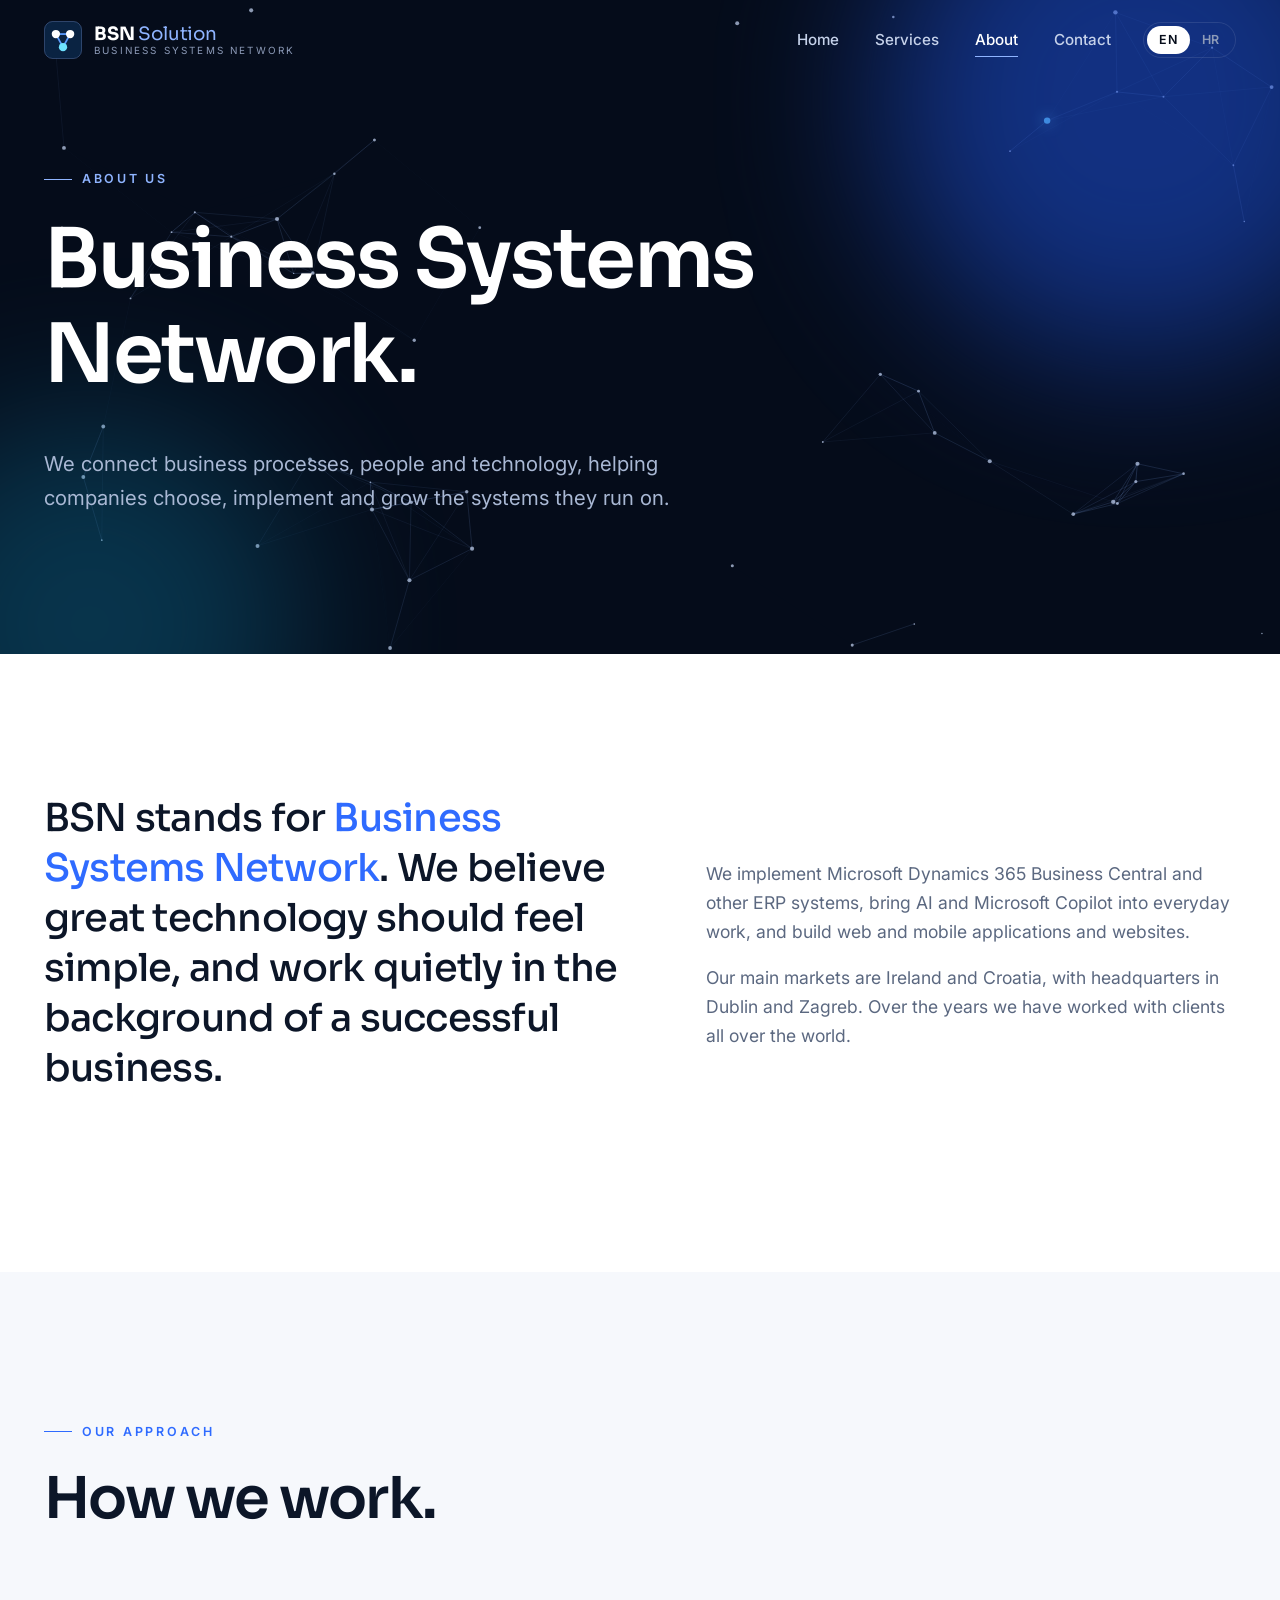
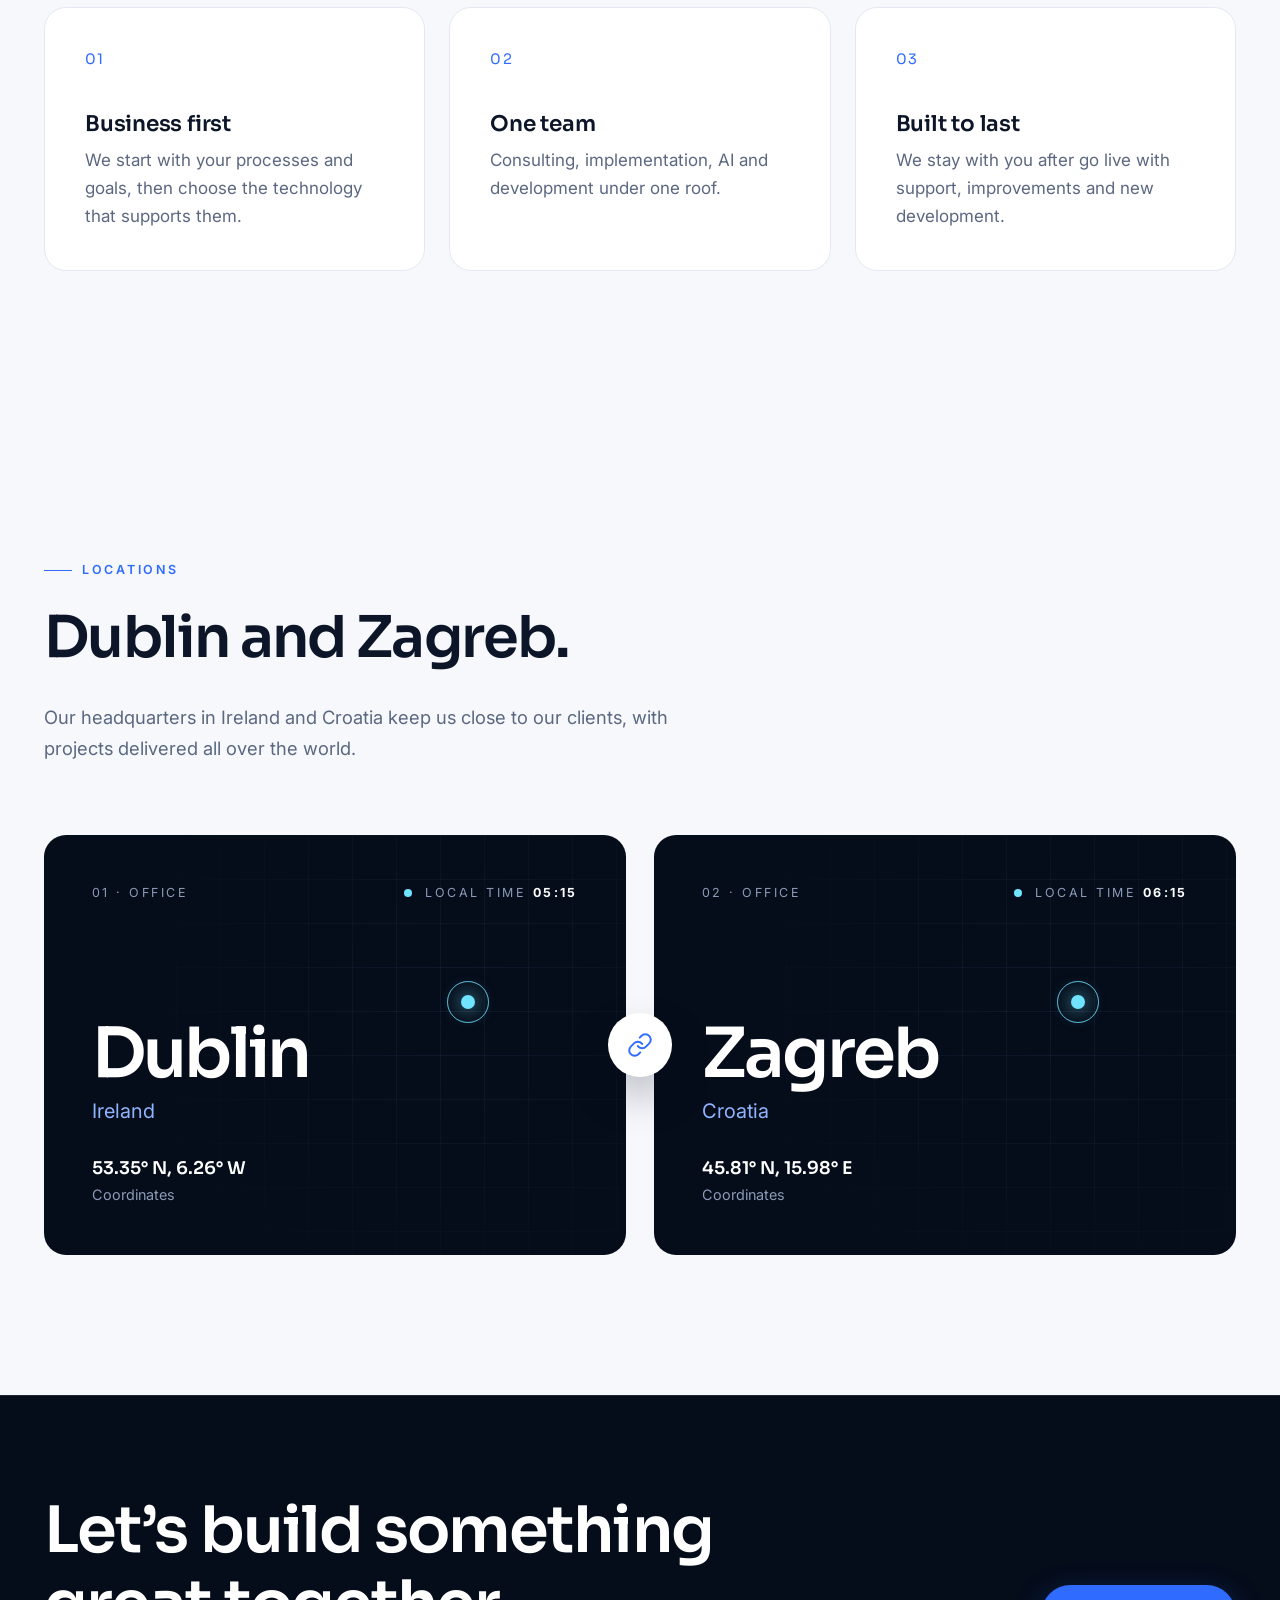
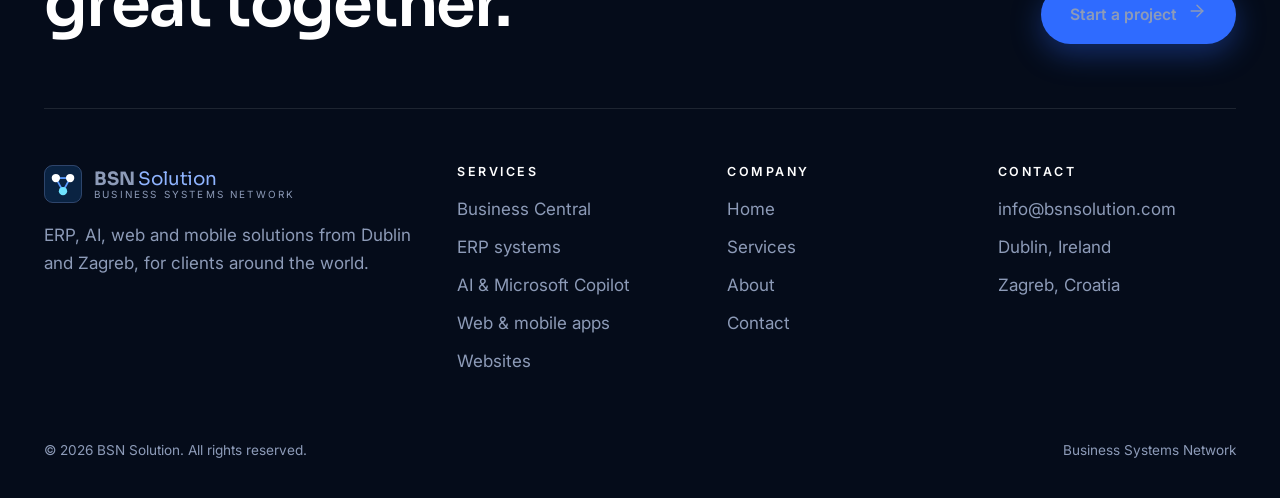
<file: about.html>
<!doctype html>
<html lang="en">
<head>
<meta charset="utf-8">
<meta name="viewport" content="width=device-width, initial-scale=1">
<title>About us | BSN Solution</title>
<meta name="description" content="BSN Solution (Business Systems Network), with headquarters in Dublin, Ireland and Zagreb, Croatia.">
<link rel="canonical" href="https://www.bsnsolution.com/about.html">
<link rel="alternate" hreflang="en" href="https://www.bsnsolution.com/about.html">
<link rel="alternate" hreflang="hr" href="https://www.bsnsolution.com/hr/about.html">
<link rel="alternate" hreflang="x-default" href="https://www.bsnsolution.com/about.html">
<meta property="og:title" content="About us | BSN Solution">
<meta property="og:description" content="BSN Solution (Business Systems Network), with headquarters in Dublin, Ireland and Zagreb, Croatia.">
<meta property="og:type" content="website">
<meta property="og:url" content="https://www.bsnsolution.com/about.html">
<meta property="og:locale" content="en_IE">
<meta name="theme-color" content="#050c1a">
<link rel="icon" href="assets/favicon.svg" type="image/svg+xml">
<link rel="preconnect" href="https://fonts.googleapis.com">
<link rel="preconnect" href="https://fonts.gstatic.com" crossorigin>
<link href="https://fonts.googleapis.com/css2?family=Inter:wght@400;500;600;700&family=Sora:wght@400;500;600;700&display=swap" rel="stylesheet">
<link rel="stylesheet" href="assets/style.css?v=593a7f84">

</head>
<body>
<header class="site-header">
  <div class="container nav">
    <a class="brand" href="index.html" aria-label="BSN Solution">
      <img src="assets/logo.svg" alt="" width="38" height="38">
      <span class="brand-text"><span class="brand-name">BSN <span>Solution</span></span><span class="brand-sub">Business Systems Network</span></span>
    </a>
    <button class="menu-toggle" aria-label="Open menu" aria-expanded="false"><svg viewBox="0 0 24 24" fill="none" stroke="currentColor" stroke-width="1.8" stroke-linecap="round"><line x1="4" y1="8" x2="20" y2="8"/><line x1="4" y1="16" x2="20" y2="16"/></svg></button>
    <ul class="menu"><li><a href="index.html">Home</a></li><li><a href="services.html">Services</a></li><li><a href="about.html" class="active" aria-current="page">About</a></li><li><a href="contact.html">Contact</a></li><li class="lang"><a href="about.html" hreflang="en" class="current">EN</a><a href="hr/about.html" hreflang="hr">HR</a></li></ul>
  </div>
</header>
<main>
<section class="hero page-hero dark"><canvas class="net" aria-hidden="true"></canvas><div class="orb orb-1"></div><div class="orb orb-2"></div>
  <div class="container">
    <span class="kicker reveal">About us</span>
    <h1 class="split">Business Systems Network.</h1>
    <p class="lead reveal d2">We connect business processes, people and technology, helping companies choose, implement and grow the systems they run on.</p>
  </div>
</section>
<section><div class="container split-2">
  <p class="big-quote reveal">BSN stands for <em>Business Systems Network</em>. We believe great technology should feel simple, and work quietly in the background of a successful business.</p>
  <div class="reveal d2"><p style="color:var(--muted);font-size:1.1rem">We implement Microsoft Dynamics 365 Business Central and other ERP systems, bring AI and Microsoft Copilot into everyday work, and build web and mobile applications and websites.</p><p style="color:var(--muted);font-size:1.1rem">Our main markets are Ireland and Croatia, with headquarters in Dublin and Zagreb. Over the years we have worked with clients all over the world.</p></div>
</div></section>
<section class="paper"><div class="container">
  <div class="section-head"><span class="kicker reveal">Our approach</span><h2 class="split">How we work.</h2></div>
  <div class="cards"><div class="card reveal d1"><span class="num">01</span><h3>Business first</h3><p>We start with your processes and goals, then choose the technology that supports them.</p></div><div class="card reveal d2"><span class="num">02</span><h3>One team</h3><p>Consulting, implementation, AI and development under one roof.</p></div><div class="card reveal d3"><span class="num">03</span><h3>Built to last</h3><p>We stay with you after go live with support, improvements and new development.</p></div></div>
</div></section>
<section class="paper" id="locations"><div class="container">
  <div class="section-head"><span class="kicker reveal">Locations</span><h2 class="split">Dublin and Zagreb.</h2><p class="reveal d2">Our headquarters in Ireland and Croatia keep us close to our clients, with projects delivered all over the world.</p></div>
  <div class="loc-grid"><div class="loc reveal d1">
      <div class="grid-bg"></div><span class="beacon"></span>
      <div class="loc-top"><span>01 &middot; Office</span><span><span class="pulse"></span>&nbsp; Local time <b data-tz="Europe/Dublin" style="color:#fff">--:--</b></span></div>
      <div class="loc-bottom">
        <h3>Dublin</h3>
        <div class="country">Ireland</div>
        <div class="meta"><span><b>53.35&deg; N, 6.26&deg; W</b>Coordinates</span></div>
      </div>
    </div><div class="loc reveal d2">
      <div class="grid-bg"></div><span class="beacon"></span>
      <div class="loc-top"><span>02 &middot; Office</span><span><span class="pulse"></span>&nbsp; Local time <b data-tz="Europe/Zagreb" style="color:#fff">--:--</b></span></div>
      <div class="loc-bottom">
        <h3>Zagreb</h3>
        <div class="country">Croatia</div>
        <div class="meta"><span><b>45.81&deg; N, 15.98&deg; E</b>Coordinates</span></div>
      </div>
    </div><span class="loc-link"><svg viewBox="0 0 24 24" fill="none" stroke="currentColor" stroke-width="1.8" stroke-linecap="round" stroke-linejoin="round"><path d="M10 13a5 5 0 0 0 7.54.54l3-3a5 5 0 0 0-7.07-7.07l-1.72 1.71"/><path d="M14 11a5 5 0 0 0-7.54-.54l-3 3a5 5 0 0 0 7.07 7.07l1.71-1.71"/></svg></span></div>
</div></section>
</main>
<footer class="site-footer">
  <div class="container">
    <div class="footer-top">
      <h2 class="split">Let&rsquo;s build something great together.</h2>
      <a class="btn btn-primary" href="contact.html">Start a project <span class="arr"><svg width="20" height="20" viewBox="0 0 24 24" fill="none" stroke="currentColor" stroke-width="1.6" stroke-linecap="round" stroke-linejoin="round"><line x1="5" y1="12" x2="19" y2="12"/><polyline points="12 5 19 12 12 19"/></svg></span></a>
    </div>
    <div class="footer-grid">
      <div><a class="brand" href="index.html" aria-label="BSN Solution">
      <img src="assets/logo.svg" alt="" width="38" height="38">
      <span class="brand-text"><span class="brand-name">BSN <span>Solution</span></span><span class="brand-sub">Business Systems Network</span></span>
    </a><p>ERP, AI, web and mobile solutions from Dublin and Zagreb, for clients around the world.</p></div>
      <div><h4>Services</h4><ul><li><a href="services.html#business-central">Business Central</a></li><li><a href="services.html#erp">ERP systems</a></li><li><a href="services.html#ai">AI &amp; Microsoft Copilot</a></li><li><a href="services.html#apps">Web &amp; mobile apps</a></li><li><a href="services.html#websites">Websites</a></li></ul></div>
      <div><h4>Company</h4><ul><li><a href="index.html">Home</a></li><li><a href="services.html">Services</a></li><li><a href="about.html">About</a></li><li><a href="contact.html">Contact</a></li></ul></div>
      <div><h4>Contact</h4><ul><li><a href="mailto:info@bsnsolution.com">info@bsnsolution.com</a></li><li>Dublin, Ireland</li><li>Zagreb, Croatia</li></ul></div>
    </div>
    <div class="footer-bottom"><span>&copy; <span id="year">2026</span> BSN Solution. All rights reserved.</span><span>Business Systems Network</span></div>
  </div>
</footer>
<script src="assets/main.js?v=593a7f84"></script>
</body>
</html>
</file>
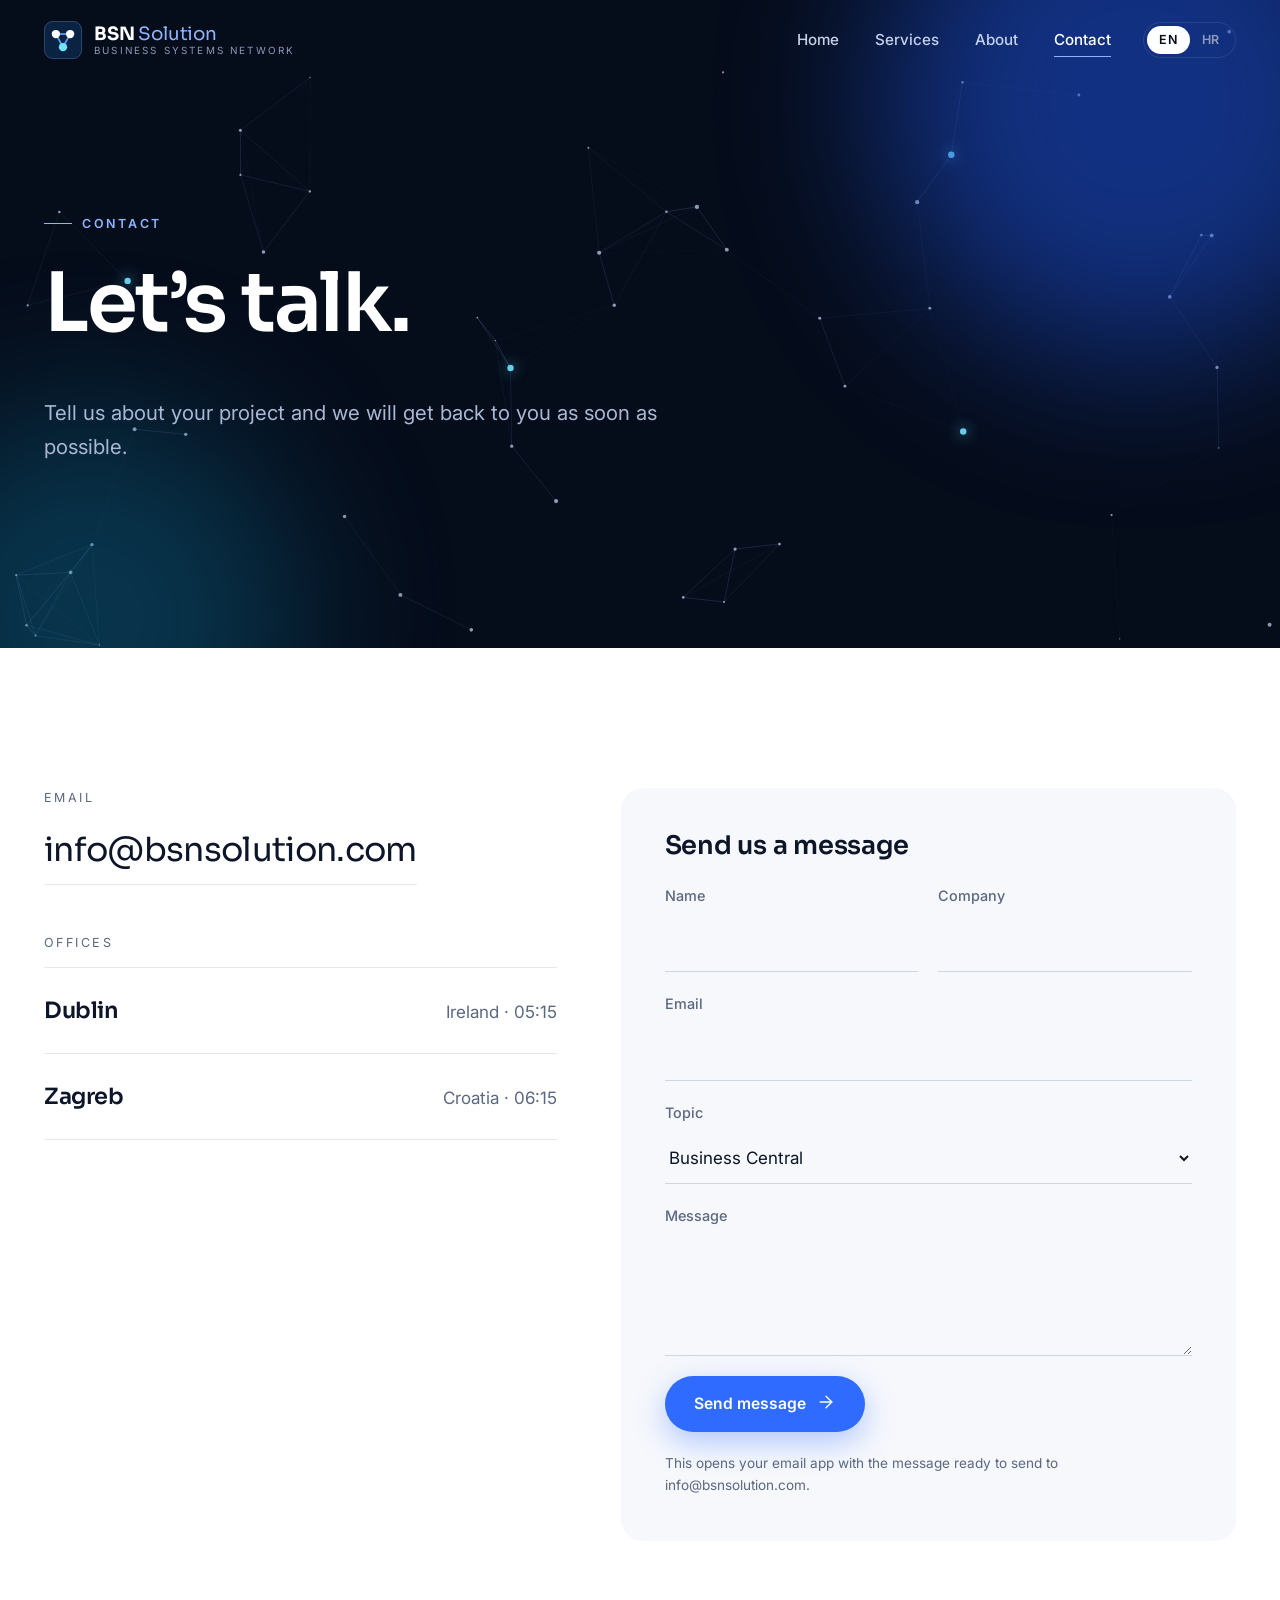
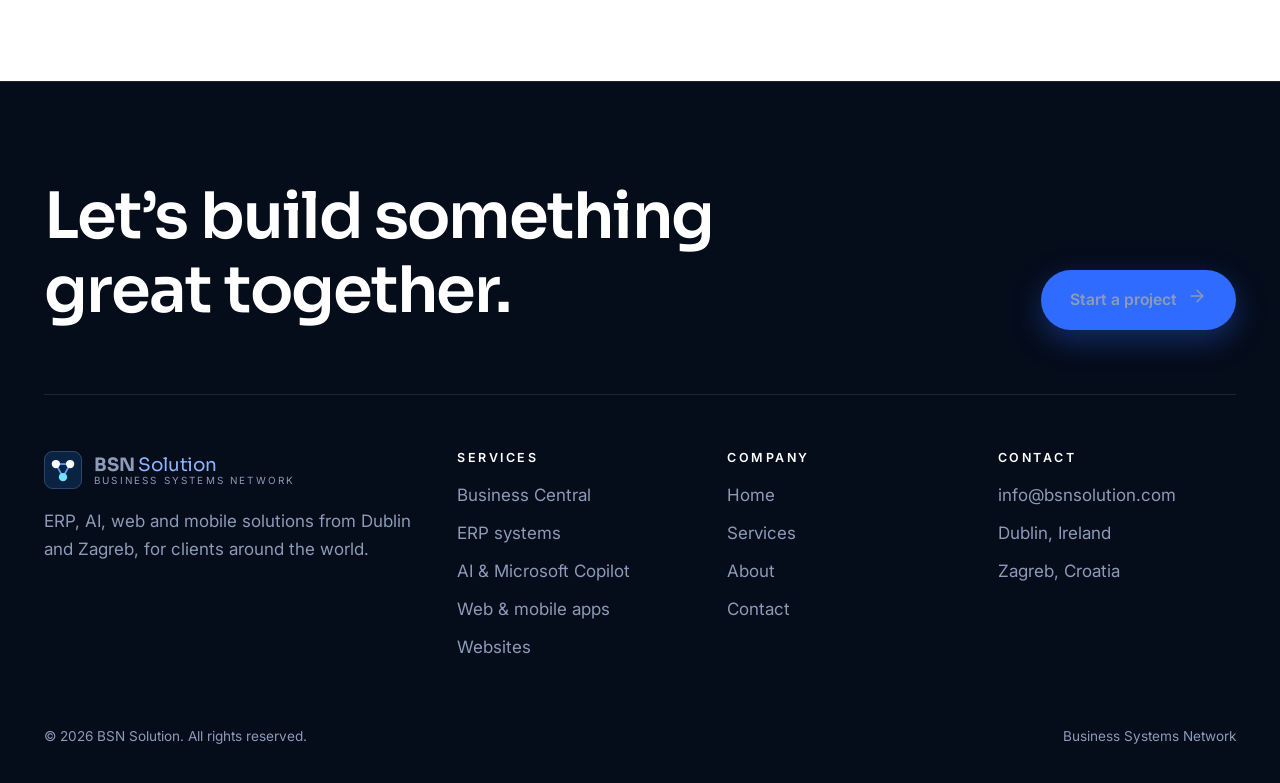
<file: contact.html>
<!doctype html>
<html lang="en">
<head>
<meta charset="utf-8">
<meta name="viewport" content="width=device-width, initial-scale=1">
<title>Contact | BSN Solution</title>
<meta name="description" content="Contact BSN Solution in Dublin or Zagreb. Email info@bsnsolution.com.">
<link rel="canonical" href="https://www.bsnsolution.com/contact.html">
<link rel="alternate" hreflang="en" href="https://www.bsnsolution.com/contact.html">
<link rel="alternate" hreflang="hr" href="https://www.bsnsolution.com/hr/contact.html">
<link rel="alternate" hreflang="x-default" href="https://www.bsnsolution.com/contact.html">
<meta property="og:title" content="Contact | BSN Solution">
<meta property="og:description" content="Contact BSN Solution in Dublin or Zagreb. Email info@bsnsolution.com.">
<meta property="og:type" content="website">
<meta property="og:url" content="https://www.bsnsolution.com/contact.html">
<meta property="og:locale" content="en_IE">
<meta name="theme-color" content="#050c1a">
<link rel="icon" href="assets/favicon.svg" type="image/svg+xml">
<link rel="preconnect" href="https://fonts.googleapis.com">
<link rel="preconnect" href="https://fonts.gstatic.com" crossorigin>
<link href="https://fonts.googleapis.com/css2?family=Inter:wght@400;500;600;700&family=Sora:wght@400;500;600;700&display=swap" rel="stylesheet">
<link rel="stylesheet" href="assets/style.css?v=593a7f84">

</head>
<body>
<header class="site-header">
  <div class="container nav">
    <a class="brand" href="index.html" aria-label="BSN Solution">
      <img src="assets/logo.svg" alt="" width="38" height="38">
      <span class="brand-text"><span class="brand-name">BSN <span>Solution</span></span><span class="brand-sub">Business Systems Network</span></span>
    </a>
    <button class="menu-toggle" aria-label="Open menu" aria-expanded="false"><svg viewBox="0 0 24 24" fill="none" stroke="currentColor" stroke-width="1.8" stroke-linecap="round"><line x1="4" y1="8" x2="20" y2="8"/><line x1="4" y1="16" x2="20" y2="16"/></svg></button>
    <ul class="menu"><li><a href="index.html">Home</a></li><li><a href="services.html">Services</a></li><li><a href="about.html">About</a></li><li><a href="contact.html" class="active" aria-current="page">Contact</a></li><li class="lang"><a href="contact.html" hreflang="en" class="current">EN</a><a href="hr/contact.html" hreflang="hr">HR</a></li></ul>
  </div>
</header>
<main>
<section class="hero page-hero dark"><canvas class="net" aria-hidden="true"></canvas><div class="orb orb-1"></div><div class="orb orb-2"></div>
  <div class="container">
    <span class="kicker reveal">Contact</span>
    <h1 class="split">Let&rsquo;s talk.</h1>
    <p class="lead reveal d2">Tell us about your project and we will get back to you as soon as possible.</p>
  </div>
</section>
<section><div class="container contact-grid">
  <div class="reveal">
    <span class="label">Email</span>
    <a class="contact-big" href="mailto:info@bsnsolution.com">info@bsnsolution.com</a>
    <div class="office-list"><span class="label">Offices</span><div><b>Dublin</b><span>Ireland &middot; <span data-tz="Europe/Dublin">--:--</span></span></div><div><b>Zagreb</b><span>Croatia &middot; <span data-tz="Europe/Zagreb">--:--</span></span></div></div>
  </div>
  <form class="contact-form reveal d2">
    <h3 style="font-size:1.6rem;margin-bottom:4px">Send us a message</h3>
    <div class="row-2">
      <div class="field"><label for="name">Name</label><input id="name" name="name" required autocomplete="name"></div>
      <div class="field"><label for="company">Company</label><input id="company" name="company" autocomplete="organization"></div>
    </div>
    <div class="field"><label for="email">Email</label><input id="email" name="email" type="email" required autocomplete="email"></div>
    <div class="field"><label for="topic">Topic</label><select id="topic" name="topic"><option>Business Central</option><option>ERP systems</option><option>AI &amp; Microsoft Copilot</option><option>Web &amp; mobile applications</option><option>Website</option><option>Other</option></select></div>
    <div class="field"><label for="message">Message</label><textarea id="message" name="message" required></textarea></div>
    <button class="btn btn-primary" type="submit" style="justify-self:start">Send message <span class="arr"><svg width="20" height="20" viewBox="0 0 24 24" fill="none" stroke="currentColor" stroke-width="1.6" stroke-linecap="round" stroke-linejoin="round"><line x1="5" y1="12" x2="19" y2="12"/><polyline points="12 5 19 12 12 19"/></svg></span></button>
    <p class="form-note">This opens your email app with the message ready to send to info@bsnsolution.com.</p>
  </form>
</div></section>
</main>
<footer class="site-footer">
  <div class="container">
    <div class="footer-top">
      <h2 class="split">Let&rsquo;s build something great together.</h2>
      <a class="btn btn-primary" href="contact.html">Start a project <span class="arr"><svg width="20" height="20" viewBox="0 0 24 24" fill="none" stroke="currentColor" stroke-width="1.6" stroke-linecap="round" stroke-linejoin="round"><line x1="5" y1="12" x2="19" y2="12"/><polyline points="12 5 19 12 12 19"/></svg></span></a>
    </div>
    <div class="footer-grid">
      <div><a class="brand" href="index.html" aria-label="BSN Solution">
      <img src="assets/logo.svg" alt="" width="38" height="38">
      <span class="brand-text"><span class="brand-name">BSN <span>Solution</span></span><span class="brand-sub">Business Systems Network</span></span>
    </a><p>ERP, AI, web and mobile solutions from Dublin and Zagreb, for clients around the world.</p></div>
      <div><h4>Services</h4><ul><li><a href="services.html#business-central">Business Central</a></li><li><a href="services.html#erp">ERP systems</a></li><li><a href="services.html#ai">AI &amp; Microsoft Copilot</a></li><li><a href="services.html#apps">Web &amp; mobile apps</a></li><li><a href="services.html#websites">Websites</a></li></ul></div>
      <div><h4>Company</h4><ul><li><a href="index.html">Home</a></li><li><a href="services.html">Services</a></li><li><a href="about.html">About</a></li><li><a href="contact.html">Contact</a></li></ul></div>
      <div><h4>Contact</h4><ul><li><a href="mailto:info@bsnsolution.com">info@bsnsolution.com</a></li><li>Dublin, Ireland</li><li>Zagreb, Croatia</li></ul></div>
    </div>
    <div class="footer-bottom"><span>&copy; <span id="year">2026</span> BSN Solution. All rights reserved.</span><span>Business Systems Network</span></div>
  </div>
</footer>
<script src="assets/main.js?v=593a7f84"></script>
</body>
</html>
</file>
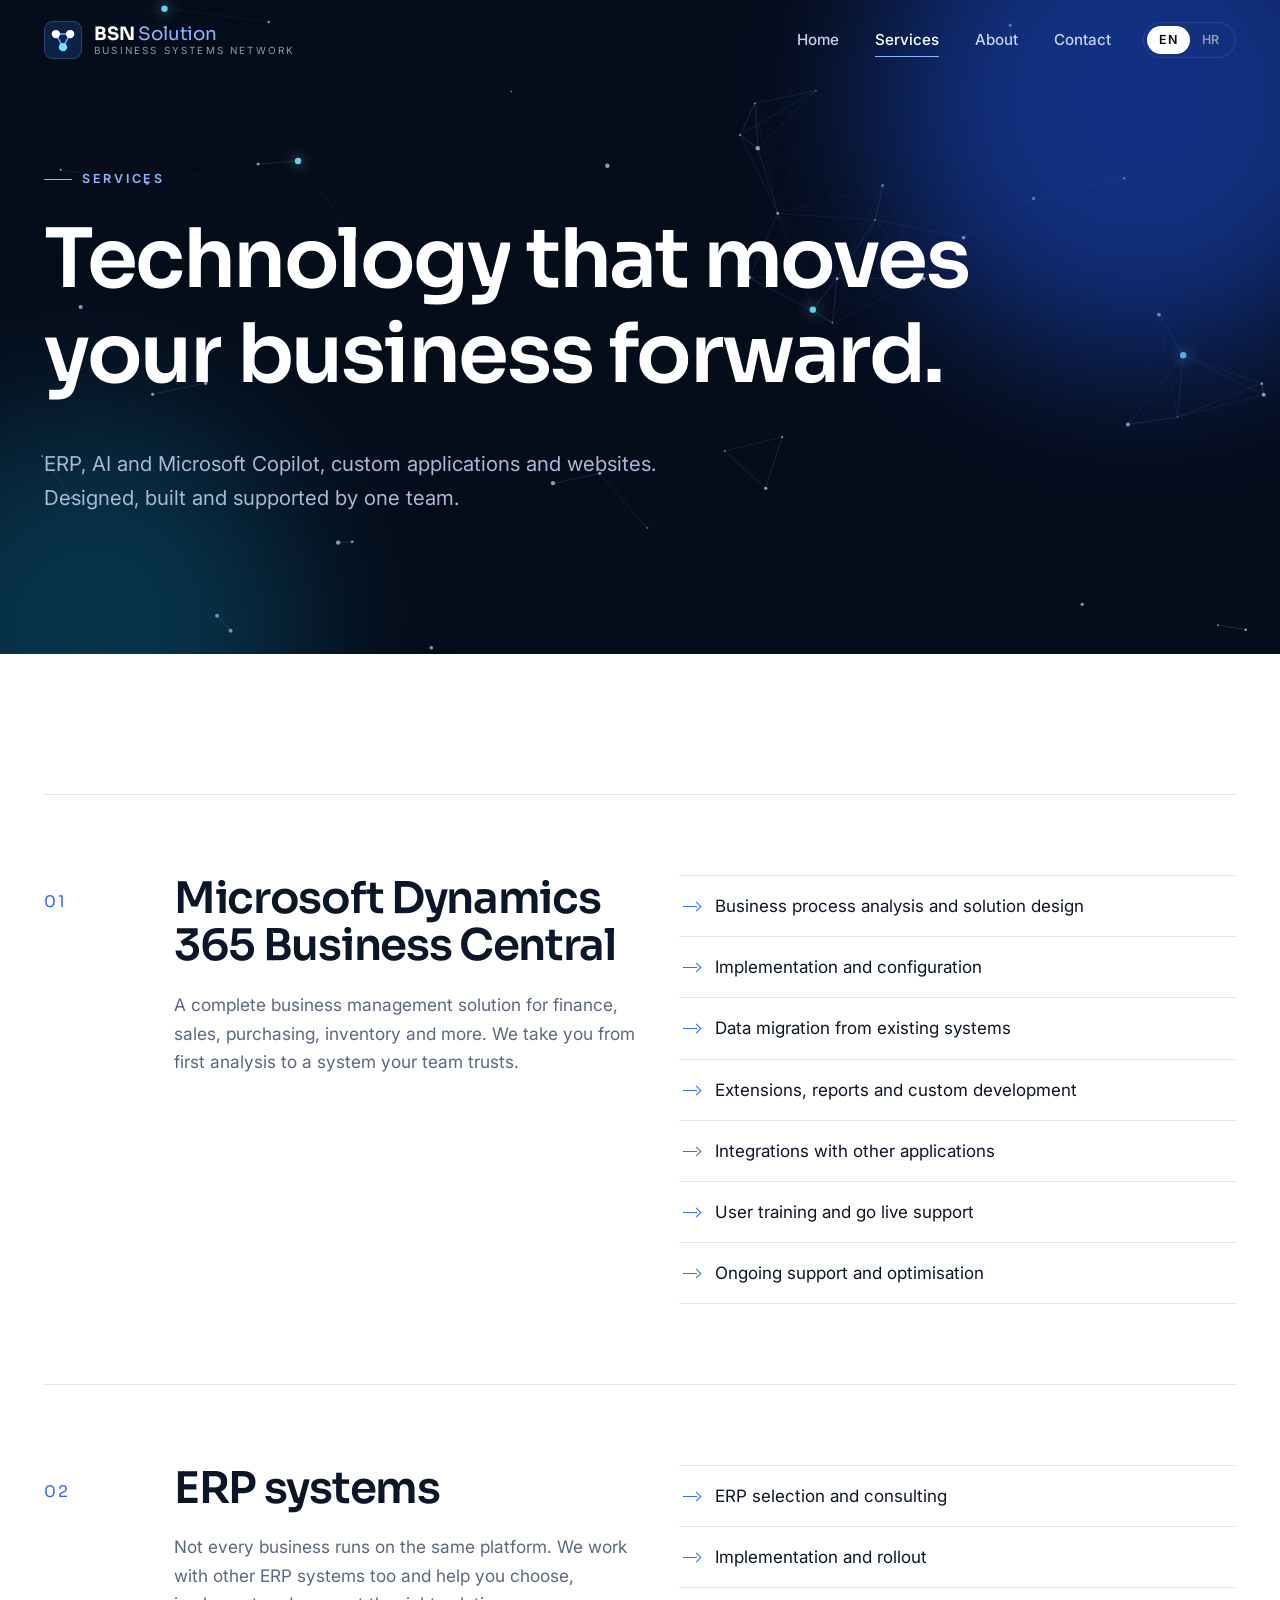
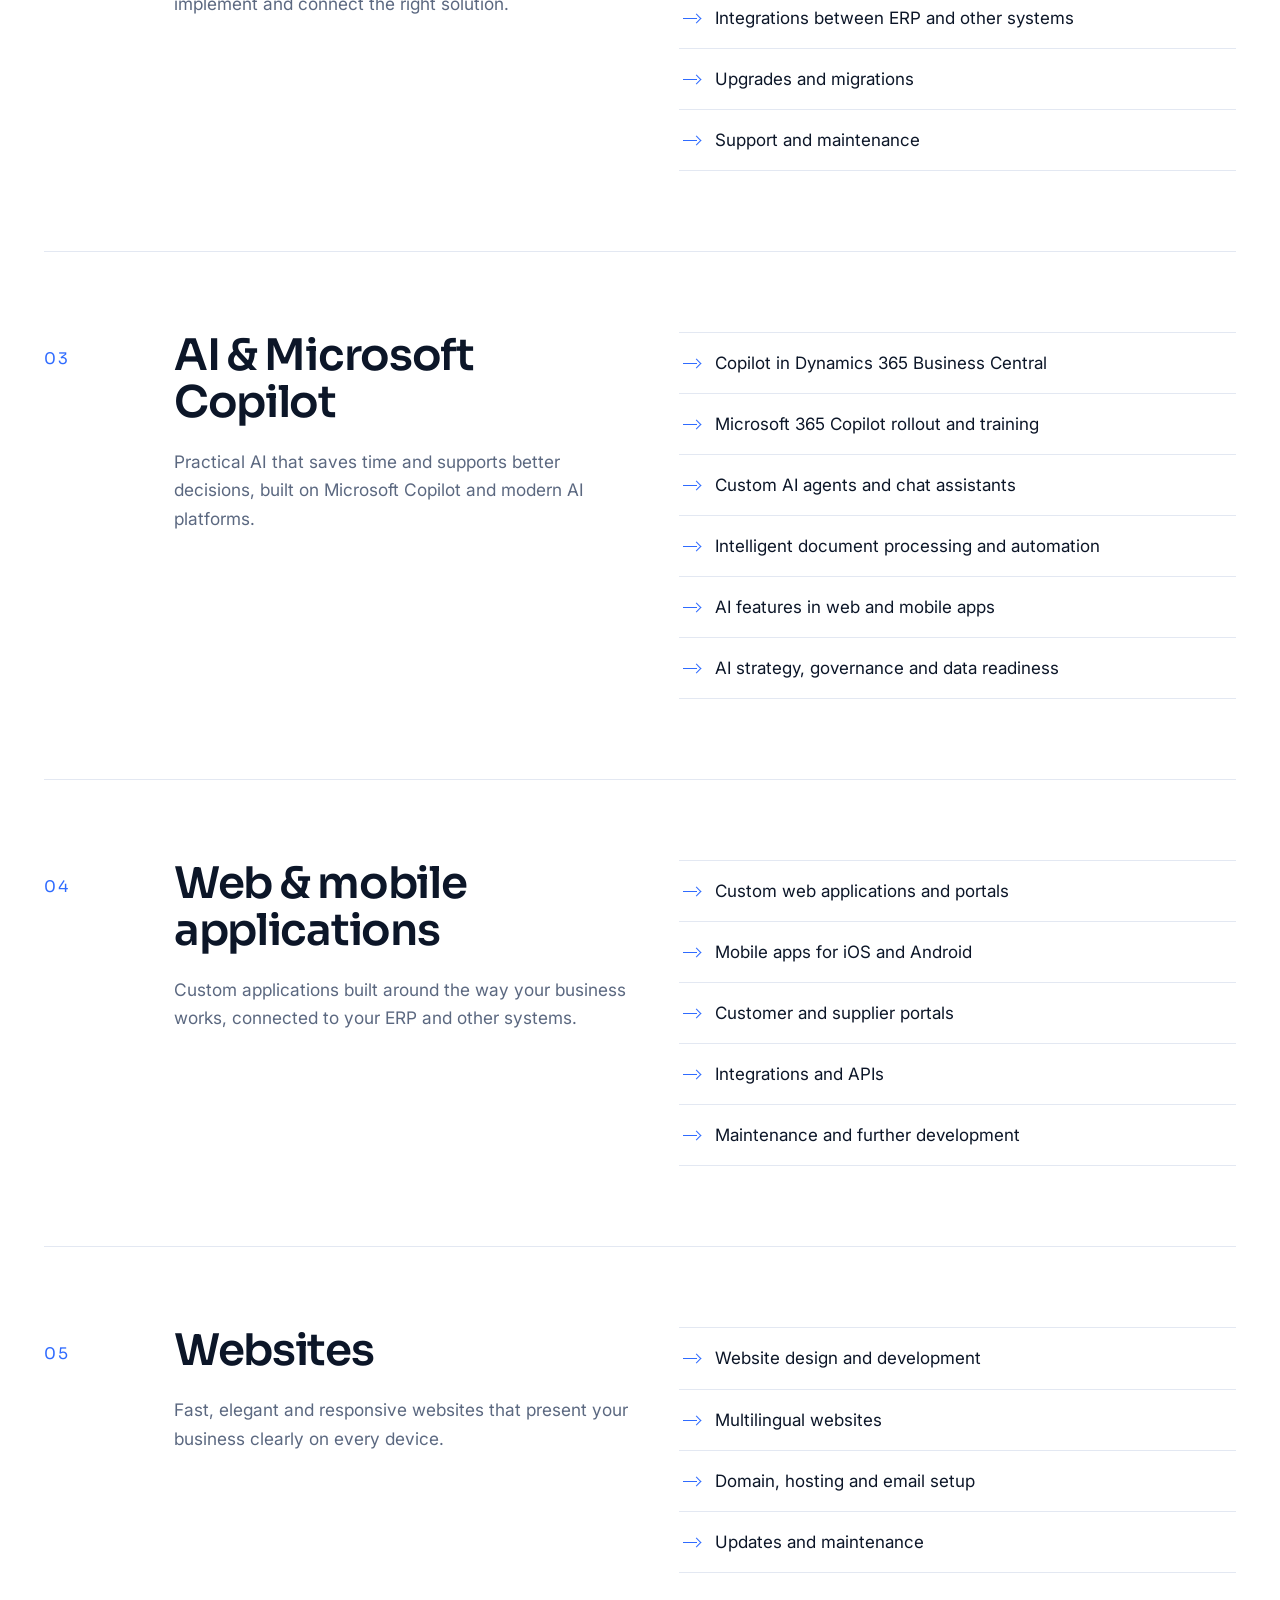
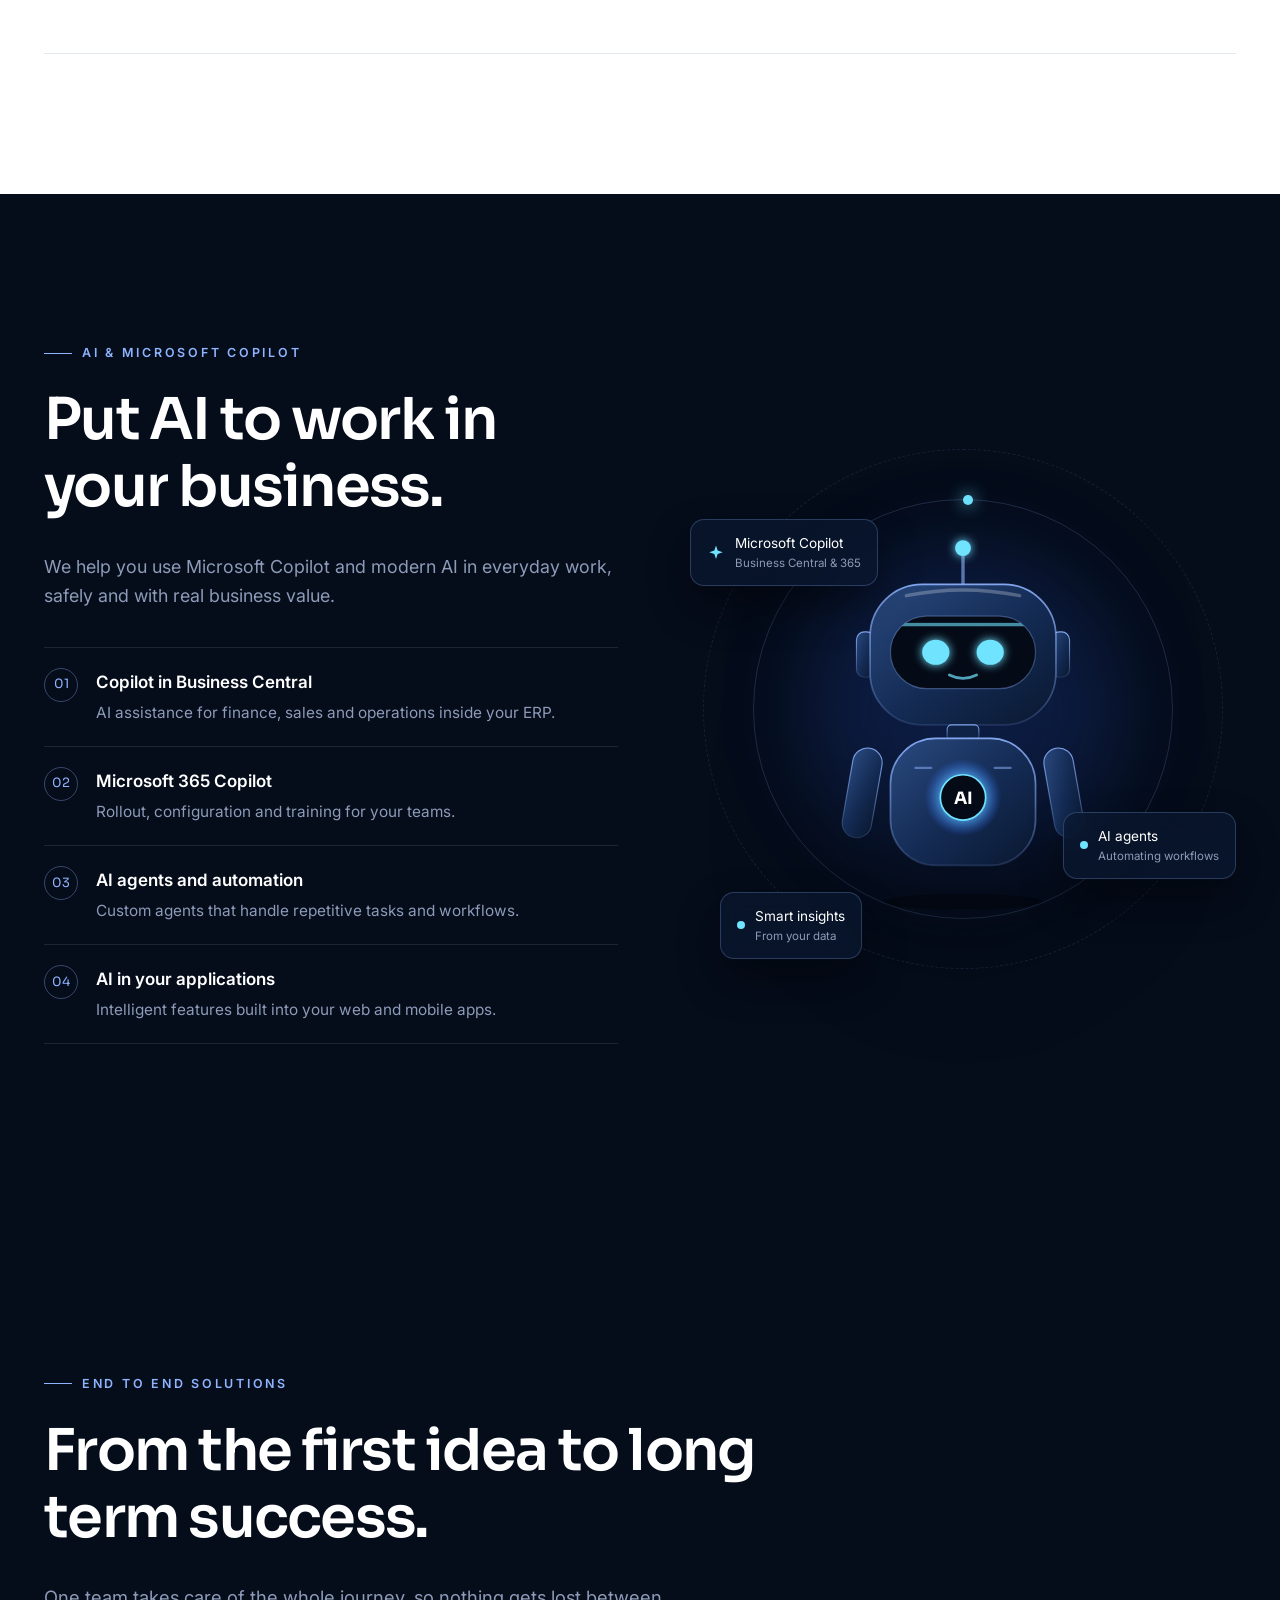
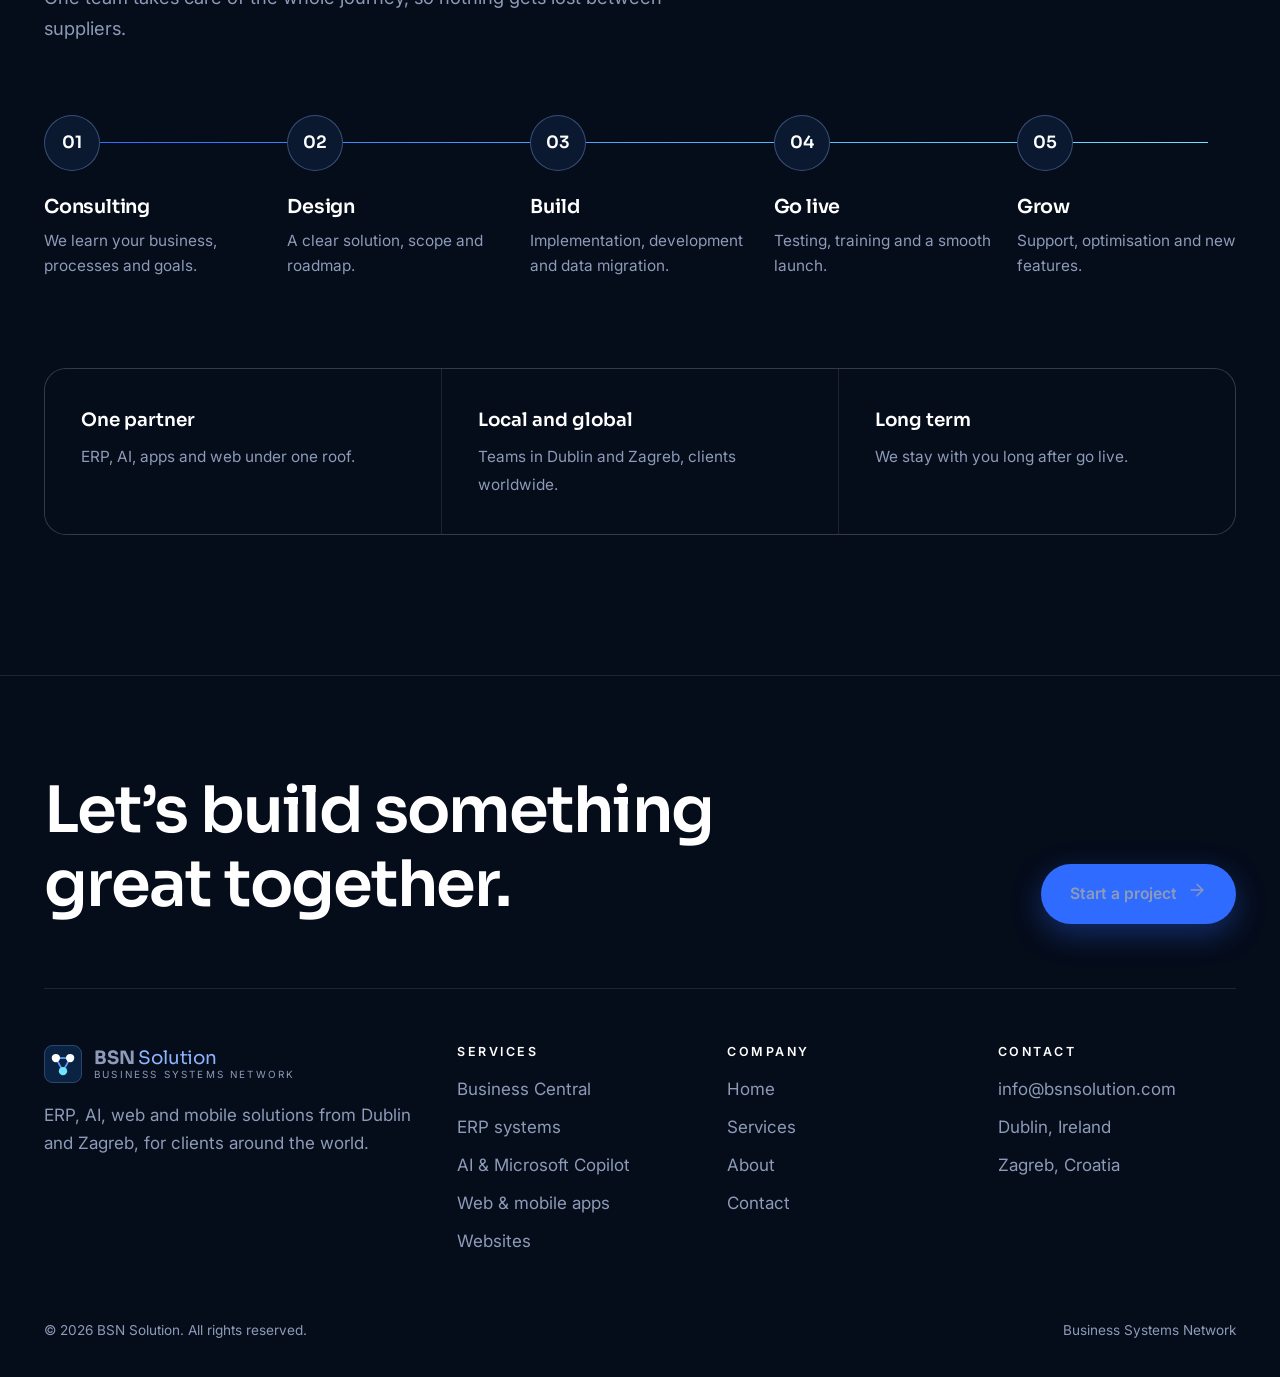
<file: services.html>
<!doctype html>
<html lang="en">
<head>
<meta charset="utf-8">
<meta name="viewport" content="width=device-width, initial-scale=1">
<title>Services | BSN Solution</title>
<meta name="description" content="Business Central, ERP systems, AI and Microsoft Copilot, web and mobile applications and websites.">
<link rel="canonical" href="https://www.bsnsolution.com/services.html">
<link rel="alternate" hreflang="en" href="https://www.bsnsolution.com/services.html">
<link rel="alternate" hreflang="hr" href="https://www.bsnsolution.com/hr/services.html">
<link rel="alternate" hreflang="x-default" href="https://www.bsnsolution.com/services.html">
<meta property="og:title" content="Services | BSN Solution">
<meta property="og:description" content="Business Central, ERP systems, AI and Microsoft Copilot, web and mobile applications and websites.">
<meta property="og:type" content="website">
<meta property="og:url" content="https://www.bsnsolution.com/services.html">
<meta property="og:locale" content="en_IE">
<meta name="theme-color" content="#050c1a">
<link rel="icon" href="assets/favicon.svg" type="image/svg+xml">
<link rel="preconnect" href="https://fonts.googleapis.com">
<link rel="preconnect" href="https://fonts.gstatic.com" crossorigin>
<link href="https://fonts.googleapis.com/css2?family=Inter:wght@400;500;600;700&family=Sora:wght@400;500;600;700&display=swap" rel="stylesheet">
<link rel="stylesheet" href="assets/style.css?v=593a7f84">

</head>
<body>
<header class="site-header">
  <div class="container nav">
    <a class="brand" href="index.html" aria-label="BSN Solution">
      <img src="assets/logo.svg" alt="" width="38" height="38">
      <span class="brand-text"><span class="brand-name">BSN <span>Solution</span></span><span class="brand-sub">Business Systems Network</span></span>
    </a>
    <button class="menu-toggle" aria-label="Open menu" aria-expanded="false"><svg viewBox="0 0 24 24" fill="none" stroke="currentColor" stroke-width="1.8" stroke-linecap="round"><line x1="4" y1="8" x2="20" y2="8"/><line x1="4" y1="16" x2="20" y2="16"/></svg></button>
    <ul class="menu"><li><a href="index.html">Home</a></li><li><a href="services.html" class="active" aria-current="page">Services</a></li><li><a href="about.html">About</a></li><li><a href="contact.html">Contact</a></li><li class="lang"><a href="services.html" hreflang="en" class="current">EN</a><a href="hr/services.html" hreflang="hr">HR</a></li></ul>
  </div>
</header>
<main>
<section class="hero page-hero dark"><canvas class="net" aria-hidden="true"></canvas><div class="orb orb-1"></div><div class="orb orb-2"></div>
  <div class="container">
    <span class="kicker reveal">Services</span>
    <h1 class="split">Technology that moves your business forward.</h1>
    <p class="lead reveal d2">ERP, AI and Microsoft Copilot, custom applications and websites. Designed, built and supported by one team.</p>
  </div>
</section>
<section><div class="container"><div class="svc-detail" id="business-central">
      <span class="svc-num reveal">01</span>
      <div class="reveal"><h2>Microsoft Dynamics 365 Business Central</h2><p class="intro">A complete business management solution for finance, sales, purchasing, inventory and more. We take you from first analysis to a system your team trusts.</p></div>
      <ul class="checks reveal d2"><li>Business process analysis and solution design</li><li>Implementation and configuration</li><li>Data migration from existing systems</li><li>Extensions, reports and custom development</li><li>Integrations with other applications</li><li>User training and go live support</li><li>Ongoing support and optimisation</li></ul>
    </div><div class="svc-detail" id="erp">
      <span class="svc-num reveal">02</span>
      <div class="reveal"><h2>ERP systems</h2><p class="intro">Not every business runs on the same platform. We work with other ERP systems too and help you choose, implement and connect the right solution.</p></div>
      <ul class="checks reveal d2"><li>ERP selection and consulting</li><li>Implementation and rollout</li><li>Integrations between ERP and other systems</li><li>Upgrades and migrations</li><li>Support and maintenance</li></ul>
    </div><div class="svc-detail" id="ai">
      <span class="svc-num reveal">03</span>
      <div class="reveal"><h2>AI &amp; Microsoft Copilot</h2><p class="intro">Practical AI that saves time and supports better decisions, built on Microsoft Copilot and modern AI platforms.</p></div>
      <ul class="checks reveal d2"><li>Copilot in Dynamics 365 Business Central</li><li>Microsoft 365 Copilot rollout and training</li><li>Custom AI agents and chat assistants</li><li>Intelligent document processing and automation</li><li>AI features in web and mobile apps</li><li>AI strategy, governance and data readiness</li></ul>
    </div><div class="svc-detail" id="apps">
      <span class="svc-num reveal">04</span>
      <div class="reveal"><h2>Web &amp; mobile applications</h2><p class="intro">Custom applications built around the way your business works, connected to your ERP and other systems.</p></div>
      <ul class="checks reveal d2"><li>Custom web applications and portals</li><li>Mobile apps for iOS and Android</li><li>Customer and supplier portals</li><li>Integrations and APIs</li><li>Maintenance and further development</li></ul>
    </div><div class="svc-detail" id="websites">
      <span class="svc-num reveal">05</span>
      <div class="reveal"><h2>Websites</h2><p class="intro">Fast, elegant and responsive websites that present your business clearly on every device.</p></div>
      <ul class="checks reveal d2"><li>Website design and development</li><li>Multilingual websites</li><li>Domain, hosting and email setup</li><li>Updates and maintenance</li></ul>
    </div></div></section>
<section class="dark ai" id="ai-section"><div class="container ai-grid">
  <div>
    <span class="kicker reveal">AI &amp; Microsoft Copilot</span>
    <h2 class="split">Put AI to work in your business.</h2>
    <p class="reveal d2" style="color:var(--muted-dark);font-size:1.12rem">We help you use Microsoft Copilot and modern AI in everyday work, safely and with real business value.</p>
    <ul class="ai-list reveal d3"><li><span class="dot">01</span><div><b>Copilot in Business Central</b><span>AI assistance for finance, sales and operations inside your ERP.</span></div></li><li><span class="dot">02</span><div><b>Microsoft 365 Copilot</b><span>Rollout, configuration and training for your teams.</span></div></li><li><span class="dot">03</span><div><b>AI agents and automation</b><span>Custom agents that handle repetitive tasks and workflows.</span></div></li><li><span class="dot">04</span><div><b>AI in your applications</b><span>Intelligent features built into your web and mobile apps.</span></div></li></ul>
    
  </div>
  <div class="robot-wrap reveal d2">
    <div class="ring ring-2"></div><div class="ring ring-1"></div>
    <svg class="robot" viewBox="0 0 300 360" role="img" aria-label="AI robot">
  <defs>
    <linearGradient id="rb-shell" x1="0" y1="0" x2="1" y2="1"><stop offset="0" stop-color="#2a4a80"/><stop offset=".55" stop-color="#132a52"/><stop offset="1" stop-color="#0a1830"/></linearGradient>
    <linearGradient id="rb-edge" x1="0" y1="0" x2="0" y2="1"><stop offset="0" stop-color="#8fb4ff" stop-opacity=".9"/><stop offset="1" stop-color="#8fb4ff" stop-opacity=".15"/></linearGradient>
    <radialGradient id="rb-core"><stop offset="0" stop-color="#ffffff"/><stop offset=".35" stop-color="#6fe3ff"/><stop offset="1" stop-color="#2f6bff" stop-opacity="0"/></radialGradient>
    <clipPath id="rb-visor"><rect x="86" y="98" width="128" height="64" rx="32"/></clipPath>
    <filter id="rb-glow" x="-50%" y="-50%" width="200%" height="200%"><feGaussianBlur stdDeviation="4" result="b"/><feMerge><feMergeNode in="b"/><feMergeNode in="SourceGraphic"/></feMerge></filter>
  </defs>
  <line x1="150" y1="44" x2="150" y2="72" stroke="#8fb4ff" stroke-opacity=".6" stroke-width="3"/>
  <circle class="antenna" cx="150" cy="38" r="7" fill="#6fe3ff" filter="url(#rb-glow)"/>
  <rect x="56" y="112" width="16" height="40" rx="7" fill="url(#rb-shell)" stroke="url(#rb-edge)"/>
  <rect x="228" y="112" width="16" height="40" rx="7" fill="url(#rb-shell)" stroke="url(#rb-edge)"/>
  <rect x="68" y="70" width="164" height="124" rx="46" fill="url(#rb-shell)" stroke="url(#rb-edge)" stroke-width="1.5"/>
  <path d="M100 80 Q150 70 200 80" stroke="#ffffff" stroke-opacity=".25" stroke-width="3" fill="none" stroke-linecap="round"/>
  <rect x="86" y="98" width="128" height="64" rx="32" fill="#040a16" stroke="#8fb4ff" stroke-opacity=".35"/>
  <g clip-path="url(#rb-visor)">
    <rect class="scan" x="86" y="104" width="128" height="3" fill="#6fe3ff" opacity=".6"/>
  </g>
  <ellipse class="eye" cx="126" cy="130" rx="12" ry="11" fill="#6fe3ff" filter="url(#rb-glow)"/>
  <ellipse class="eye" cx="174" cy="130" rx="12" ry="11" fill="#6fe3ff" filter="url(#rb-glow)"/>
  <path d="M138 150 Q150 156 162 150" stroke="#6fe3ff" stroke-opacity=".7" stroke-width="2.5" fill="none" stroke-linecap="round"/>
  <rect x="136" y="194" width="28" height="14" rx="4" fill="#0f2346" stroke="url(#rb-edge)"/>
  <rect x="86" y="206" width="128" height="112" rx="40" fill="url(#rb-shell)" stroke="url(#rb-edge)" stroke-width="1.5"/>
  <circle cx="150" cy="258" r="34" fill="url(#rb-core)" class="antenna"/>
  <circle cx="150" cy="258" r="20" fill="#040a16" stroke="#6fe3ff" stroke-width="1.5"/>
  <text x="150" y="264" text-anchor="middle" font-family="Sora, Inter, sans-serif" font-size="15" font-weight="700" fill="#ffffff">AI</text>
  <line x1="108" y1="232" x2="122" y2="232" stroke="#8fb4ff" stroke-opacity=".5" stroke-width="2" stroke-linecap="round"/>
  <line x1="178" y1="232" x2="192" y2="232" stroke="#8fb4ff" stroke-opacity=".5" stroke-width="2" stroke-linecap="round"/>
  <rect x="48" y="214" width="26" height="80" rx="13" fill="url(#rb-shell)" stroke="url(#rb-edge)" transform="rotate(10 61 254)"/>
  <rect x="226" y="214" width="26" height="80" rx="13" fill="url(#rb-shell)" stroke="url(#rb-edge)" transform="rotate(-10 239 254)"/>
  <ellipse cx="150" cy="350" rx="70" ry="7" fill="#000" opacity=".35"/>
</svg>
    <div class="chip chip-1"><svg width="18" height="18" viewBox="0 0 24 24" fill="#6fe3ff"><path d="M12 2l2.2 6.6L21 11l-6.8 2.4L12 20l-2.2-6.6L3 11l6.8-2.4z"/></svg><div>Microsoft Copilot<small>Business Central &amp; 365</small></div></div>
    <div class="chip chip-2"><span class="pulse"></span><div>AI agents<small>Automating workflows</small></div></div>
    <div class="chip chip-3"><span class="pulse"></span><div>Smart insights<small>From your data</small></div></div>
  </div>
</div></section>
<section class="dark" id="end-to-end"><div class="container">
  <div class="section-head"><span class="kicker reveal">End to end solutions</span><h2 class="split">From the first idea to long term success.</h2><p class="reveal d2">One team takes care of the whole journey, so nothing gets lost between suppliers.</p></div>
  <div class="e2e-track"><div class="e2e-line"><i></i></div><div class="e2e-step reveal d0"><div class="n">01</div><h3>Consulting</h3><p>We learn your business, processes and goals.</p></div><div class="e2e-step reveal d1"><div class="n">02</div><h3>Design</h3><p>A clear solution, scope and roadmap.</p></div><div class="e2e-step reveal d2"><div class="n">03</div><h3>Build</h3><p>Implementation, development and data migration.</p></div><div class="e2e-step reveal d3"><div class="n">04</div><h3>Go live</h3><p>Testing, training and a smooth launch.</p></div><div class="e2e-step reveal d4"><div class="n">05</div><h3>Grow</h3><p>Support, optimisation and new features.</p></div></div>
  <div class="e2e-band reveal"><div><b>One partner</b><span>ERP, AI, apps and web under one roof.</span></div><div><b>Local and global</b><span>Teams in Dublin and Zagreb, clients worldwide.</span></div><div><b>Long term</b><span>We stay with you long after go live.</span></div></div>
</div></section>
</main>
<footer class="site-footer">
  <div class="container">
    <div class="footer-top">
      <h2 class="split">Let&rsquo;s build something great together.</h2>
      <a class="btn btn-primary" href="contact.html">Start a project <span class="arr"><svg width="20" height="20" viewBox="0 0 24 24" fill="none" stroke="currentColor" stroke-width="1.6" stroke-linecap="round" stroke-linejoin="round"><line x1="5" y1="12" x2="19" y2="12"/><polyline points="12 5 19 12 12 19"/></svg></span></a>
    </div>
    <div class="footer-grid">
      <div><a class="brand" href="index.html" aria-label="BSN Solution">
      <img src="assets/logo.svg" alt="" width="38" height="38">
      <span class="brand-text"><span class="brand-name">BSN <span>Solution</span></span><span class="brand-sub">Business Systems Network</span></span>
    </a><p>ERP, AI, web and mobile solutions from Dublin and Zagreb, for clients around the world.</p></div>
      <div><h4>Services</h4><ul><li><a href="services.html#business-central">Business Central</a></li><li><a href="services.html#erp">ERP systems</a></li><li><a href="services.html#ai">AI &amp; Microsoft Copilot</a></li><li><a href="services.html#apps">Web &amp; mobile apps</a></li><li><a href="services.html#websites">Websites</a></li></ul></div>
      <div><h4>Company</h4><ul><li><a href="index.html">Home</a></li><li><a href="services.html">Services</a></li><li><a href="about.html">About</a></li><li><a href="contact.html">Contact</a></li></ul></div>
      <div><h4>Contact</h4><ul><li><a href="mailto:info@bsnsolution.com">info@bsnsolution.com</a></li><li>Dublin, Ireland</li><li>Zagreb, Croatia</li></ul></div>
    </div>
    <div class="footer-bottom"><span>&copy; <span id="year">2026</span> BSN Solution. All rights reserved.</span><span>Business Systems Network</span></div>
  </div>
</footer>
<script src="assets/main.js?v=593a7f84"></script>
</body>
</html>
</file>
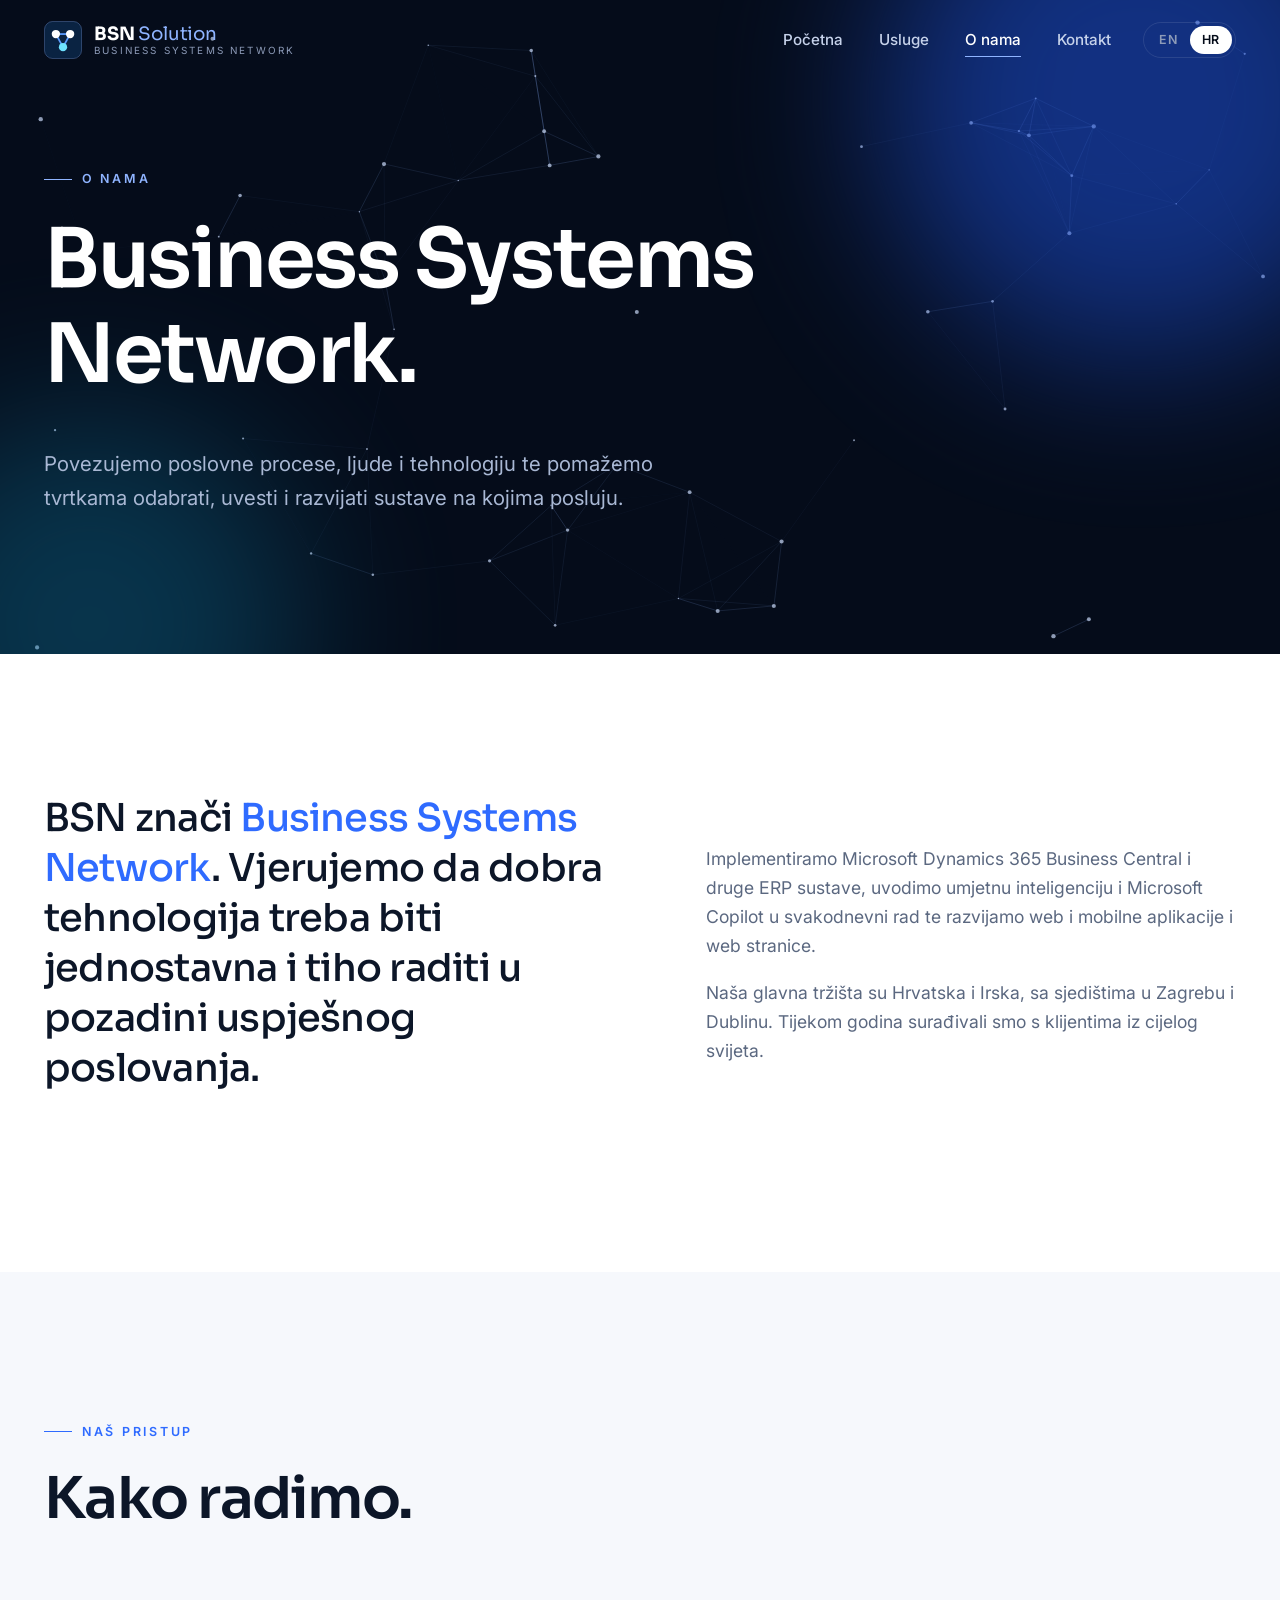
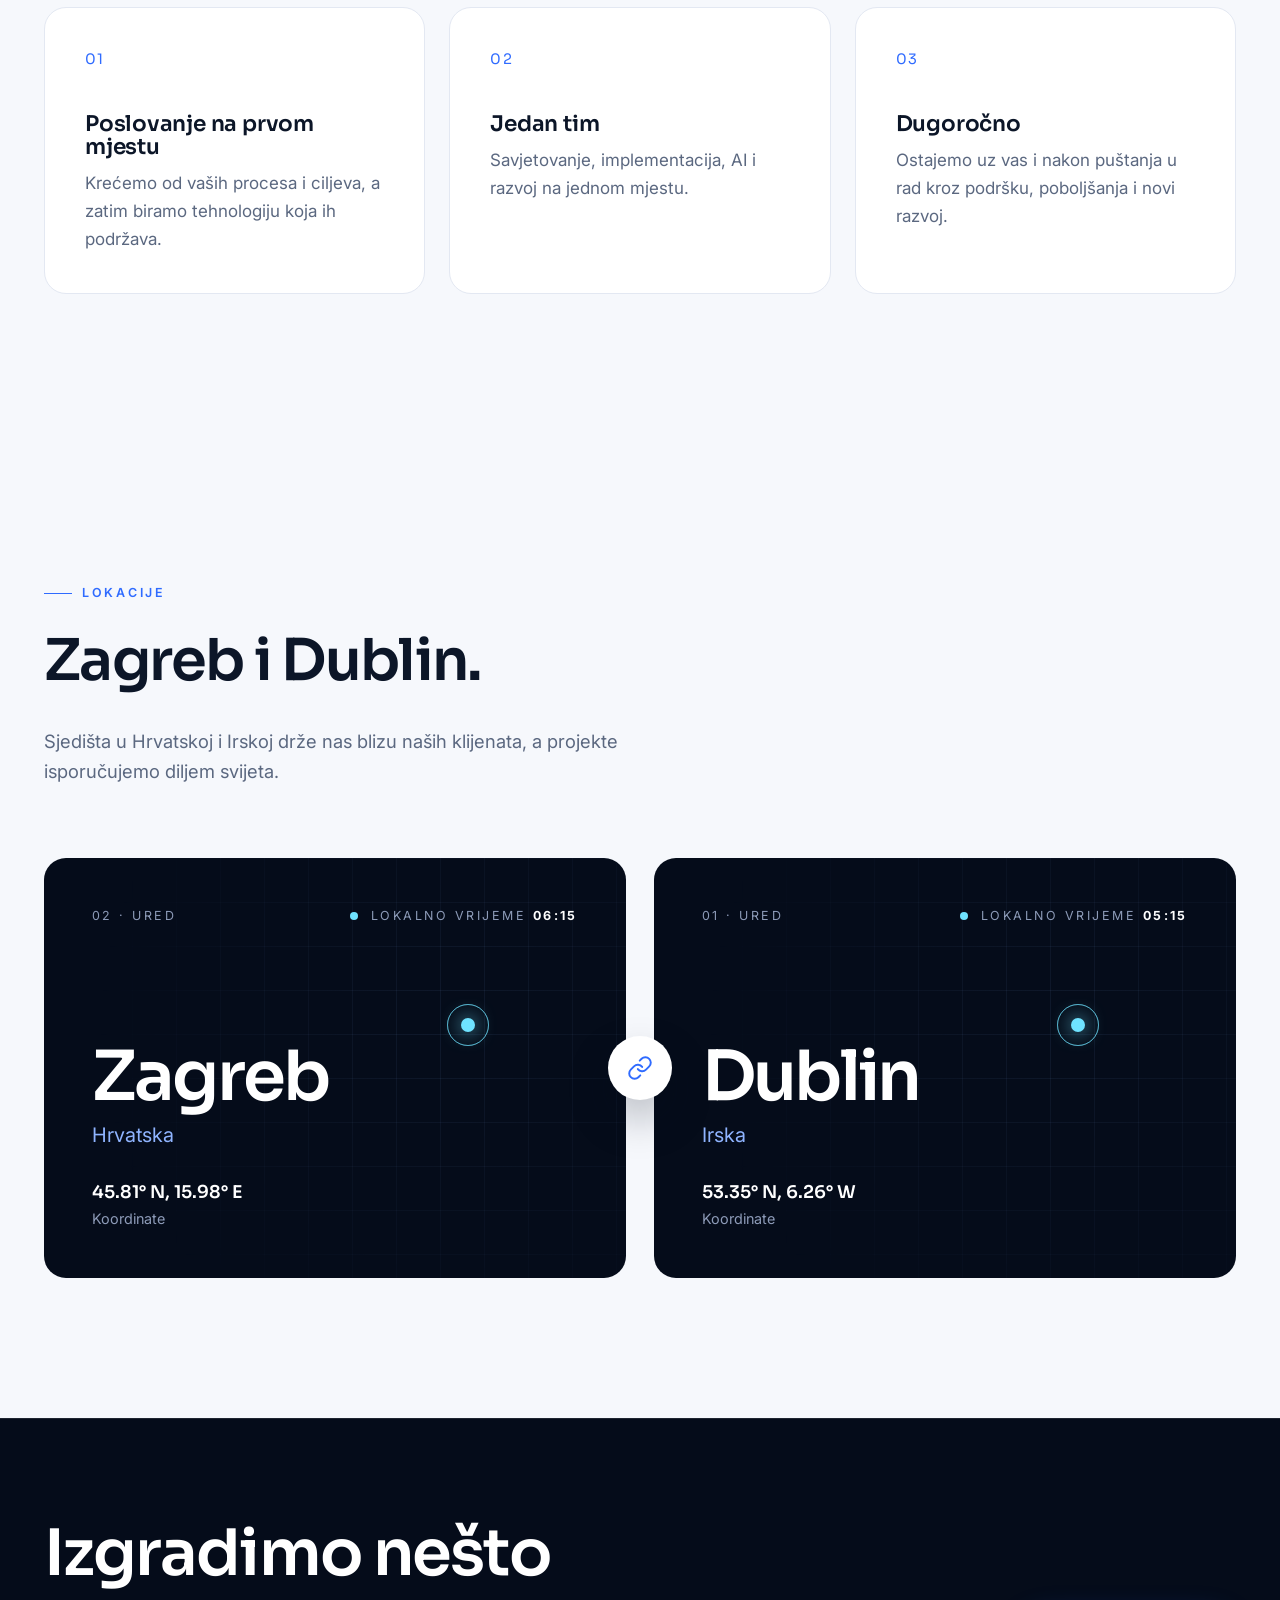
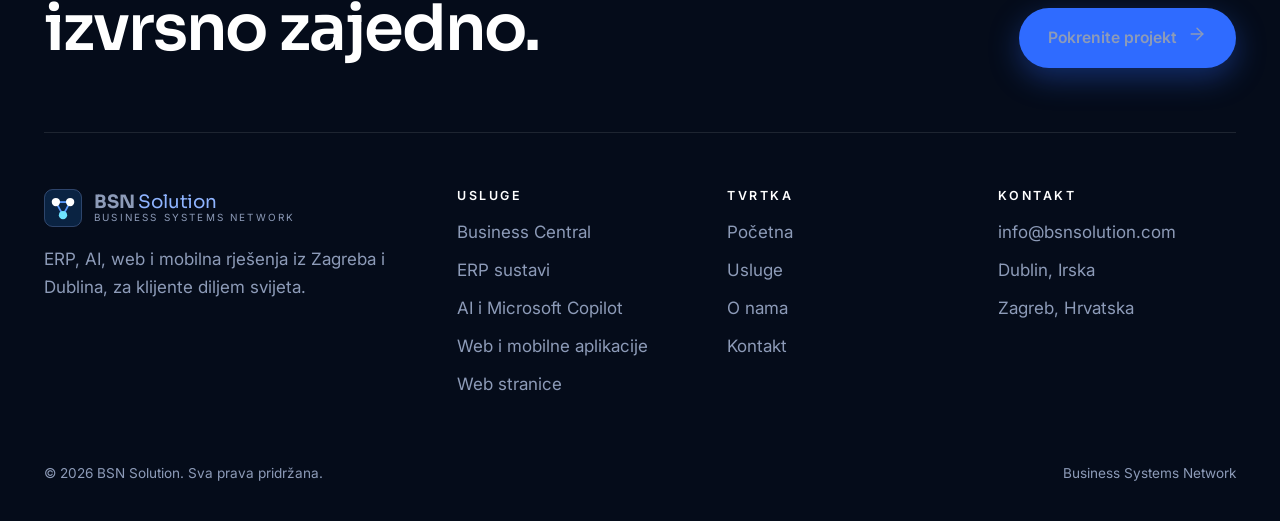
<file: hr/about.html>
<!doctype html>
<html lang="hr">
<head>
<meta charset="utf-8">
<meta name="viewport" content="width=device-width, initial-scale=1">
<title>O nama | BSN Solution</title>
<meta name="description" content="BSN Solution (Business Systems Network), sa sjedištima u Zagrebu, Hrvatska i Dublinu, Irska.">
<link rel="canonical" href="https://www.bsnsolution.com/hr/about.html">
<link rel="alternate" hreflang="en" href="https://www.bsnsolution.com/about.html">
<link rel="alternate" hreflang="hr" href="https://www.bsnsolution.com/hr/about.html">
<link rel="alternate" hreflang="x-default" href="https://www.bsnsolution.com/about.html">
<meta property="og:title" content="O nama | BSN Solution">
<meta property="og:description" content="BSN Solution (Business Systems Network), sa sjedištima u Zagrebu, Hrvatska i Dublinu, Irska.">
<meta property="og:type" content="website">
<meta property="og:url" content="https://www.bsnsolution.com/hr/about.html">
<meta property="og:locale" content="hr_HR">
<meta name="theme-color" content="#050c1a">
<link rel="icon" href="../assets/favicon.svg" type="image/svg+xml">
<link rel="preconnect" href="https://fonts.googleapis.com">
<link rel="preconnect" href="https://fonts.gstatic.com" crossorigin>
<link href="https://fonts.googleapis.com/css2?family=Inter:wght@400;500;600;700&family=Sora:wght@400;500;600;700&display=swap" rel="stylesheet">
<link rel="stylesheet" href="../assets/style.css?v=593a7f84">

</head>
<body>
<header class="site-header">
  <div class="container nav">
    <a class="brand" href="index.html" aria-label="BSN Solution">
      <img src="../assets/logo.svg" alt="" width="38" height="38">
      <span class="brand-text"><span class="brand-name">BSN <span>Solution</span></span><span class="brand-sub">Business Systems Network</span></span>
    </a>
    <button class="menu-toggle" aria-label="Otvori izbornik" aria-expanded="false"><svg viewBox="0 0 24 24" fill="none" stroke="currentColor" stroke-width="1.8" stroke-linecap="round"><line x1="4" y1="8" x2="20" y2="8"/><line x1="4" y1="16" x2="20" y2="16"/></svg></button>
    <ul class="menu"><li><a href="index.html">Početna</a></li><li><a href="services.html">Usluge</a></li><li><a href="about.html" class="active" aria-current="page">O nama</a></li><li><a href="contact.html">Kontakt</a></li><li class="lang"><a href="../about.html" hreflang="en">EN</a><a href="about.html" hreflang="hr" class="current">HR</a></li></ul>
  </div>
</header>
<main>
<section class="hero page-hero dark"><canvas class="net" aria-hidden="true"></canvas><div class="orb orb-1"></div><div class="orb orb-2"></div>
  <div class="container">
    <span class="kicker reveal">O nama</span>
    <h1 class="split">Business Systems Network.</h1>
    <p class="lead reveal d2">Povezujemo poslovne procese, ljude i tehnologiju te pomažemo tvrtkama odabrati, uvesti i razvijati sustave na kojima posluju.</p>
  </div>
</section>
<section><div class="container split-2">
  <p class="big-quote reveal">BSN znači <em>Business Systems Network</em>. Vjerujemo da dobra tehnologija treba biti jednostavna i tiho raditi u pozadini uspješnog poslovanja.</p>
  <div class="reveal d2"><p style="color:var(--muted);font-size:1.1rem">Implementiramo Microsoft Dynamics 365 Business Central i druge ERP sustave, uvodimo umjetnu inteligenciju i Microsoft Copilot u svakodnevni rad te razvijamo web i mobilne aplikacije i web stranice.</p><p style="color:var(--muted);font-size:1.1rem">Naša glavna tržišta su Hrvatska i Irska, sa sjedištima u Zagrebu i Dublinu. Tijekom godina surađivali smo s klijentima iz cijelog svijeta.</p></div>
</div></section>
<section class="paper"><div class="container">
  <div class="section-head"><span class="kicker reveal">Naš pristup</span><h2 class="split">Kako radimo.</h2></div>
  <div class="cards"><div class="card reveal d1"><span class="num">01</span><h3>Poslovanje na prvom mjestu</h3><p>Krećemo od vaših procesa i ciljeva, a zatim biramo tehnologiju koja ih podržava.</p></div><div class="card reveal d2"><span class="num">02</span><h3>Jedan tim</h3><p>Savjetovanje, implementacija, AI i razvoj na jednom mjestu.</p></div><div class="card reveal d3"><span class="num">03</span><h3>Dugoročno</h3><p>Ostajemo uz vas i nakon puštanja u rad kroz podršku, poboljšanja i novi razvoj.</p></div></div>
</div></section>
<section class="paper" id="locations"><div class="container">
  <div class="section-head"><span class="kicker reveal">Lokacije</span><h2 class="split">Zagreb i Dublin.</h2><p class="reveal d2">Sjedišta u Hrvatskoj i Irskoj drže nas blizu naših klijenata, a projekte isporučujemo diljem svijeta.</p></div>
  <div class="loc-grid"><div class="loc reveal d2">
      <div class="grid-bg"></div><span class="beacon"></span>
      <div class="loc-top"><span>02 &middot; Ured</span><span><span class="pulse"></span>&nbsp; Lokalno vrijeme <b data-tz="Europe/Zagreb" style="color:#fff">--:--</b></span></div>
      <div class="loc-bottom">
        <h3>Zagreb</h3>
        <div class="country">Hrvatska</div>
        <div class="meta"><span><b>45.81&deg; N, 15.98&deg; E</b>Koordinate</span></div>
      </div>
    </div><div class="loc reveal d1">
      <div class="grid-bg"></div><span class="beacon"></span>
      <div class="loc-top"><span>01 &middot; Ured</span><span><span class="pulse"></span>&nbsp; Lokalno vrijeme <b data-tz="Europe/Dublin" style="color:#fff">--:--</b></span></div>
      <div class="loc-bottom">
        <h3>Dublin</h3>
        <div class="country">Irska</div>
        <div class="meta"><span><b>53.35&deg; N, 6.26&deg; W</b>Koordinate</span></div>
      </div>
    </div><span class="loc-link"><svg viewBox="0 0 24 24" fill="none" stroke="currentColor" stroke-width="1.8" stroke-linecap="round" stroke-linejoin="round"><path d="M10 13a5 5 0 0 0 7.54.54l3-3a5 5 0 0 0-7.07-7.07l-1.72 1.71"/><path d="M14 11a5 5 0 0 0-7.54-.54l-3 3a5 5 0 0 0 7.07 7.07l1.71-1.71"/></svg></span></div>
</div></section>
</main>
<footer class="site-footer">
  <div class="container">
    <div class="footer-top">
      <h2 class="split">Izgradimo nešto izvrsno zajedno.</h2>
      <a class="btn btn-primary" href="contact.html">Pokrenite projekt <span class="arr"><svg width="20" height="20" viewBox="0 0 24 24" fill="none" stroke="currentColor" stroke-width="1.6" stroke-linecap="round" stroke-linejoin="round"><line x1="5" y1="12" x2="19" y2="12"/><polyline points="12 5 19 12 12 19"/></svg></span></a>
    </div>
    <div class="footer-grid">
      <div><a class="brand" href="index.html" aria-label="BSN Solution">
      <img src="../assets/logo.svg" alt="" width="38" height="38">
      <span class="brand-text"><span class="brand-name">BSN <span>Solution</span></span><span class="brand-sub">Business Systems Network</span></span>
    </a><p>ERP, AI, web i mobilna rješenja iz Zagreba i Dublina, za klijente diljem svijeta.</p></div>
      <div><h4>Usluge</h4><ul><li><a href="services.html#business-central">Business Central</a></li><li><a href="services.html#erp">ERP sustavi</a></li><li><a href="services.html#ai">AI i Microsoft Copilot</a></li><li><a href="services.html#apps">Web i mobilne aplikacije</a></li><li><a href="services.html#websites">Web stranice</a></li></ul></div>
      <div><h4>Tvrtka</h4><ul><li><a href="index.html">Početna</a></li><li><a href="services.html">Usluge</a></li><li><a href="about.html">O nama</a></li><li><a href="contact.html">Kontakt</a></li></ul></div>
      <div><h4>Kontakt</h4><ul><li><a href="mailto:info@bsnsolution.com">info@bsnsolution.com</a></li><li>Dublin, Irska</li><li>Zagreb, Hrvatska</li></ul></div>
    </div>
    <div class="footer-bottom"><span>&copy; <span id="year">2026</span> BSN Solution. Sva prava pridržana.</span><span>Business Systems Network</span></div>
  </div>
</footer>
<script src="../assets/main.js?v=593a7f84"></script>
</body>
</html>
</file>
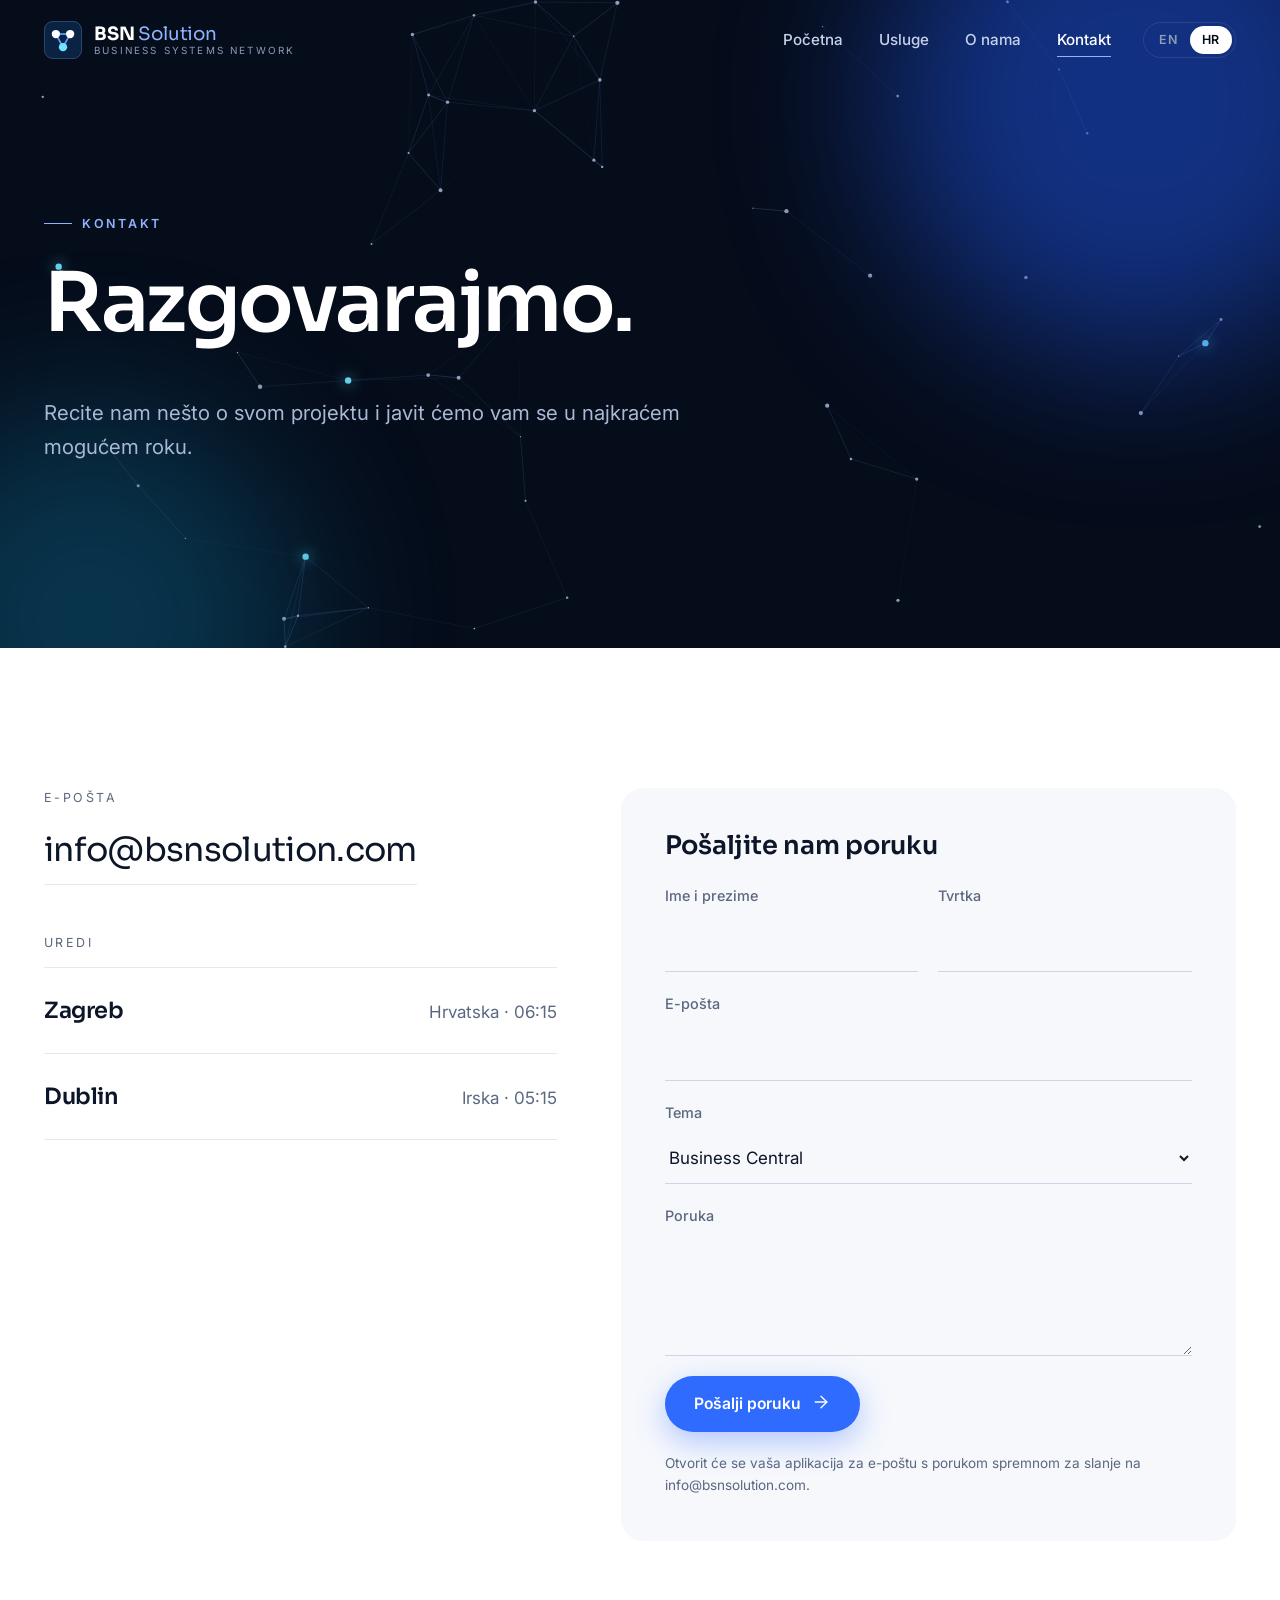
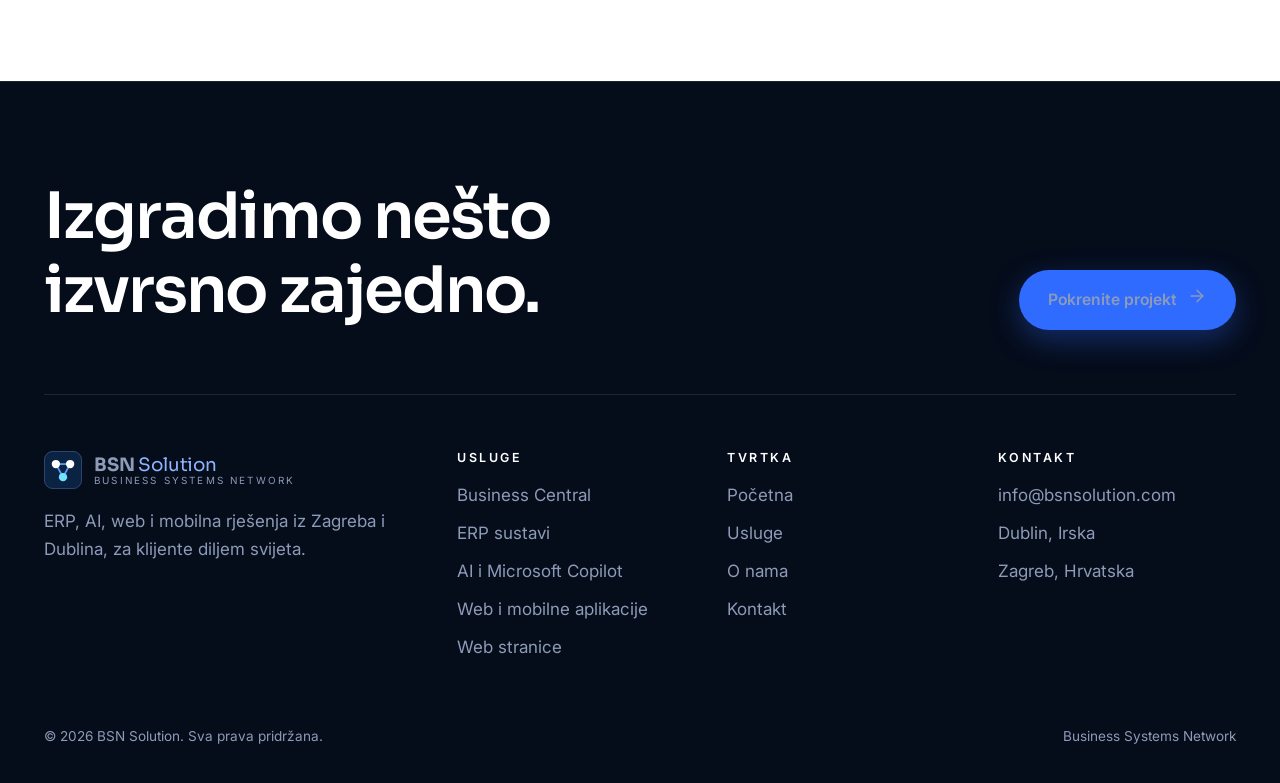
<file: hr/contact.html>
<!doctype html>
<html lang="hr">
<head>
<meta charset="utf-8">
<meta name="viewport" content="width=device-width, initial-scale=1">
<title>Kontakt | BSN Solution</title>
<meta name="description" content="Kontaktirajte BSN Solution u Zagrebu ili Dublinu. E-pošta info@bsnsolution.com.">
<link rel="canonical" href="https://www.bsnsolution.com/hr/contact.html">
<link rel="alternate" hreflang="en" href="https://www.bsnsolution.com/contact.html">
<link rel="alternate" hreflang="hr" href="https://www.bsnsolution.com/hr/contact.html">
<link rel="alternate" hreflang="x-default" href="https://www.bsnsolution.com/contact.html">
<meta property="og:title" content="Kontakt | BSN Solution">
<meta property="og:description" content="Kontaktirajte BSN Solution u Zagrebu ili Dublinu. E-pošta info@bsnsolution.com.">
<meta property="og:type" content="website">
<meta property="og:url" content="https://www.bsnsolution.com/hr/contact.html">
<meta property="og:locale" content="hr_HR">
<meta name="theme-color" content="#050c1a">
<link rel="icon" href="../assets/favicon.svg" type="image/svg+xml">
<link rel="preconnect" href="https://fonts.googleapis.com">
<link rel="preconnect" href="https://fonts.gstatic.com" crossorigin>
<link href="https://fonts.googleapis.com/css2?family=Inter:wght@400;500;600;700&family=Sora:wght@400;500;600;700&display=swap" rel="stylesheet">
<link rel="stylesheet" href="../assets/style.css?v=593a7f84">

</head>
<body>
<header class="site-header">
  <div class="container nav">
    <a class="brand" href="index.html" aria-label="BSN Solution">
      <img src="../assets/logo.svg" alt="" width="38" height="38">
      <span class="brand-text"><span class="brand-name">BSN <span>Solution</span></span><span class="brand-sub">Business Systems Network</span></span>
    </a>
    <button class="menu-toggle" aria-label="Otvori izbornik" aria-expanded="false"><svg viewBox="0 0 24 24" fill="none" stroke="currentColor" stroke-width="1.8" stroke-linecap="round"><line x1="4" y1="8" x2="20" y2="8"/><line x1="4" y1="16" x2="20" y2="16"/></svg></button>
    <ul class="menu"><li><a href="index.html">Početna</a></li><li><a href="services.html">Usluge</a></li><li><a href="about.html">O nama</a></li><li><a href="contact.html" class="active" aria-current="page">Kontakt</a></li><li class="lang"><a href="../contact.html" hreflang="en">EN</a><a href="contact.html" hreflang="hr" class="current">HR</a></li></ul>
  </div>
</header>
<main>
<section class="hero page-hero dark"><canvas class="net" aria-hidden="true"></canvas><div class="orb orb-1"></div><div class="orb orb-2"></div>
  <div class="container">
    <span class="kicker reveal">Kontakt</span>
    <h1 class="split">Razgovarajmo.</h1>
    <p class="lead reveal d2">Recite nam nešto o svom projektu i javit ćemo vam se u najkraćem mogućem roku.</p>
  </div>
</section>
<section><div class="container contact-grid">
  <div class="reveal">
    <span class="label">E-pošta</span>
    <a class="contact-big" href="mailto:info@bsnsolution.com">info@bsnsolution.com</a>
    <div class="office-list"><span class="label">Uredi</span><div><b>Zagreb</b><span>Hrvatska &middot; <span data-tz="Europe/Zagreb">--:--</span></span></div><div><b>Dublin</b><span>Irska &middot; <span data-tz="Europe/Dublin">--:--</span></span></div></div>
  </div>
  <form class="contact-form reveal d2">
    <h3 style="font-size:1.6rem;margin-bottom:4px">Pošaljite nam poruku</h3>
    <div class="row-2">
      <div class="field"><label for="name">Ime i prezime</label><input id="name" name="name" required autocomplete="name"></div>
      <div class="field"><label for="company">Tvrtka</label><input id="company" name="company" autocomplete="organization"></div>
    </div>
    <div class="field"><label for="email">E-pošta</label><input id="email" name="email" type="email" required autocomplete="email"></div>
    <div class="field"><label for="topic">Tema</label><select id="topic" name="topic"><option>Business Central</option><option>ERP sustavi</option><option>AI i Microsoft Copilot</option><option>Web i mobilne aplikacije</option><option>Web stranica</option><option>Ostalo</option></select></div>
    <div class="field"><label for="message">Poruka</label><textarea id="message" name="message" required></textarea></div>
    <button class="btn btn-primary" type="submit" style="justify-self:start">Pošalji poruku <span class="arr"><svg width="20" height="20" viewBox="0 0 24 24" fill="none" stroke="currentColor" stroke-width="1.6" stroke-linecap="round" stroke-linejoin="round"><line x1="5" y1="12" x2="19" y2="12"/><polyline points="12 5 19 12 12 19"/></svg></span></button>
    <p class="form-note">Otvorit će se vaša aplikacija za e-poštu s porukom spremnom za slanje na info@bsnsolution.com.</p>
  </form>
</div></section>
</main>
<footer class="site-footer">
  <div class="container">
    <div class="footer-top">
      <h2 class="split">Izgradimo nešto izvrsno zajedno.</h2>
      <a class="btn btn-primary" href="contact.html">Pokrenite projekt <span class="arr"><svg width="20" height="20" viewBox="0 0 24 24" fill="none" stroke="currentColor" stroke-width="1.6" stroke-linecap="round" stroke-linejoin="round"><line x1="5" y1="12" x2="19" y2="12"/><polyline points="12 5 19 12 12 19"/></svg></span></a>
    </div>
    <div class="footer-grid">
      <div><a class="brand" href="index.html" aria-label="BSN Solution">
      <img src="../assets/logo.svg" alt="" width="38" height="38">
      <span class="brand-text"><span class="brand-name">BSN <span>Solution</span></span><span class="brand-sub">Business Systems Network</span></span>
    </a><p>ERP, AI, web i mobilna rješenja iz Zagreba i Dublina, za klijente diljem svijeta.</p></div>
      <div><h4>Usluge</h4><ul><li><a href="services.html#business-central">Business Central</a></li><li><a href="services.html#erp">ERP sustavi</a></li><li><a href="services.html#ai">AI i Microsoft Copilot</a></li><li><a href="services.html#apps">Web i mobilne aplikacije</a></li><li><a href="services.html#websites">Web stranice</a></li></ul></div>
      <div><h4>Tvrtka</h4><ul><li><a href="index.html">Početna</a></li><li><a href="services.html">Usluge</a></li><li><a href="about.html">O nama</a></li><li><a href="contact.html">Kontakt</a></li></ul></div>
      <div><h4>Kontakt</h4><ul><li><a href="mailto:info@bsnsolution.com">info@bsnsolution.com</a></li><li>Dublin, Irska</li><li>Zagreb, Hrvatska</li></ul></div>
    </div>
    <div class="footer-bottom"><span>&copy; <span id="year">2026</span> BSN Solution. Sva prava pridržana.</span><span>Business Systems Network</span></div>
  </div>
</footer>
<script src="../assets/main.js?v=593a7f84"></script>
</body>
</html>
</file>
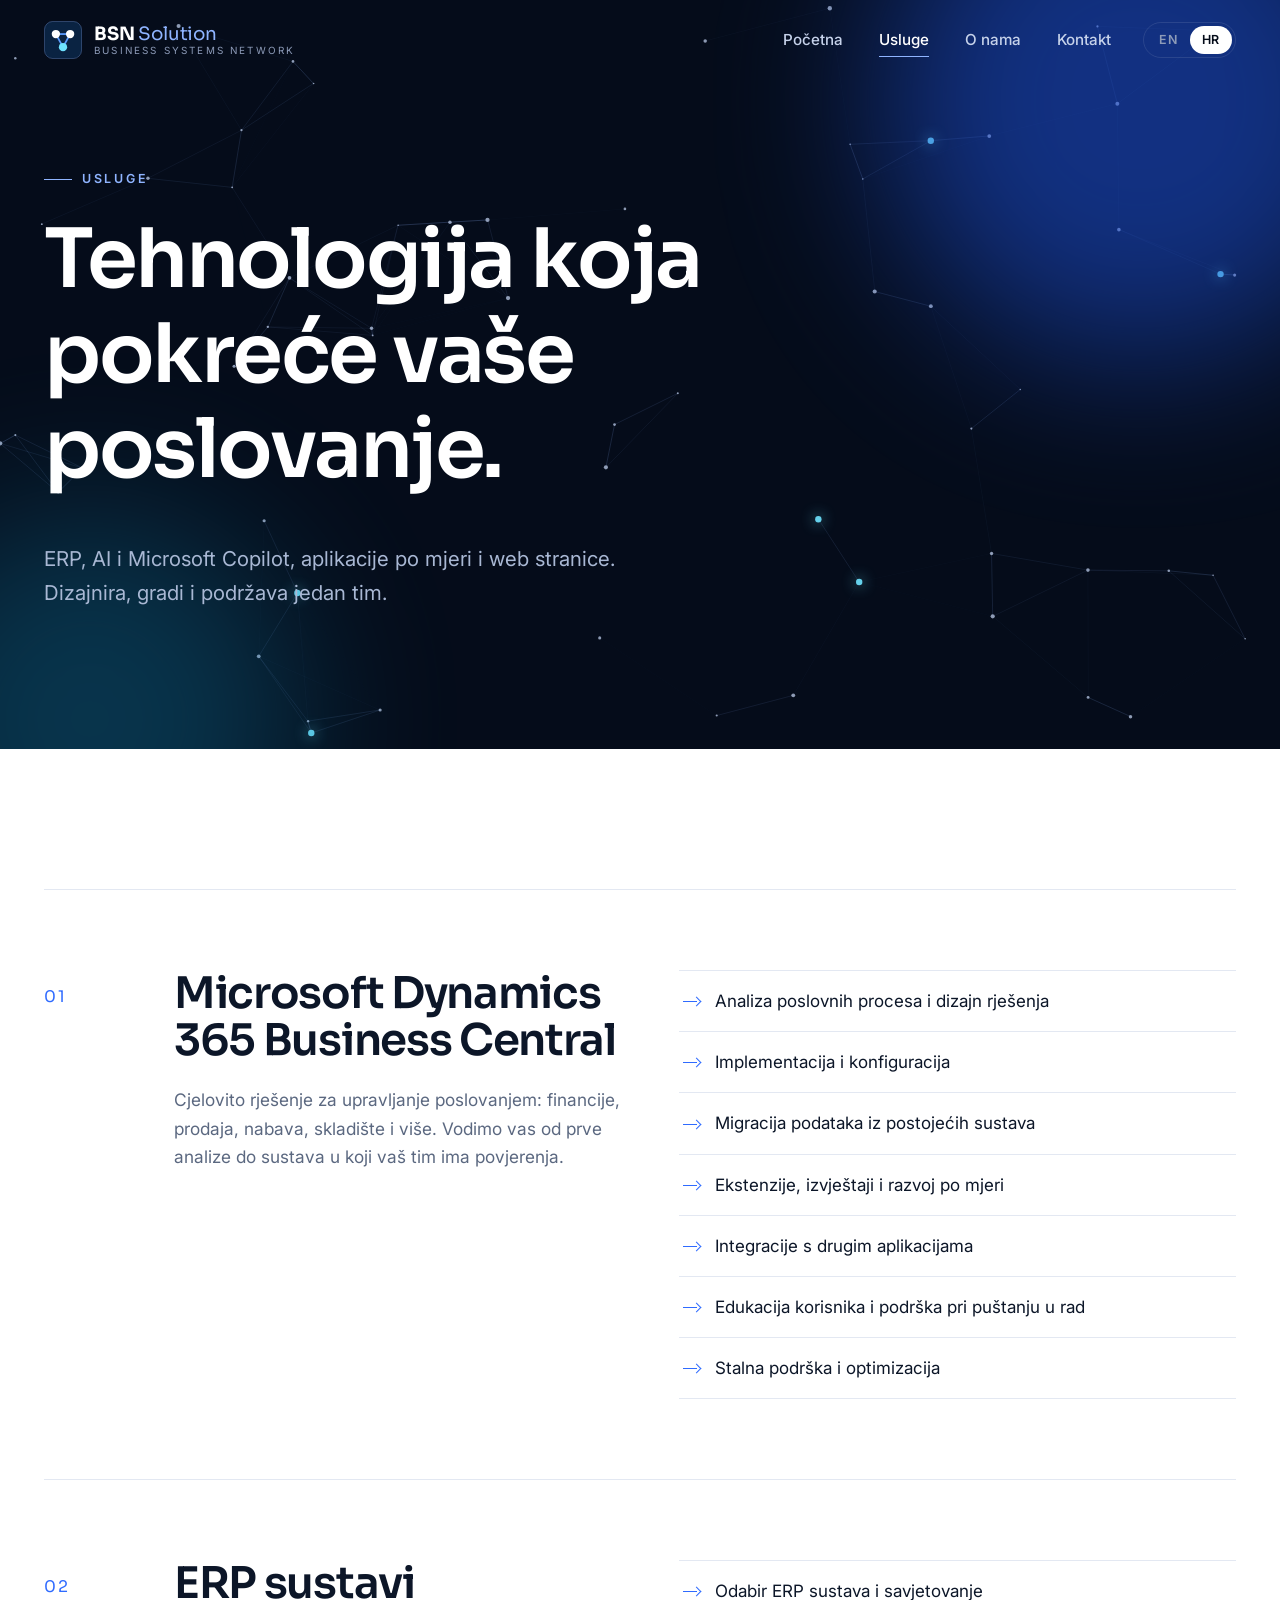
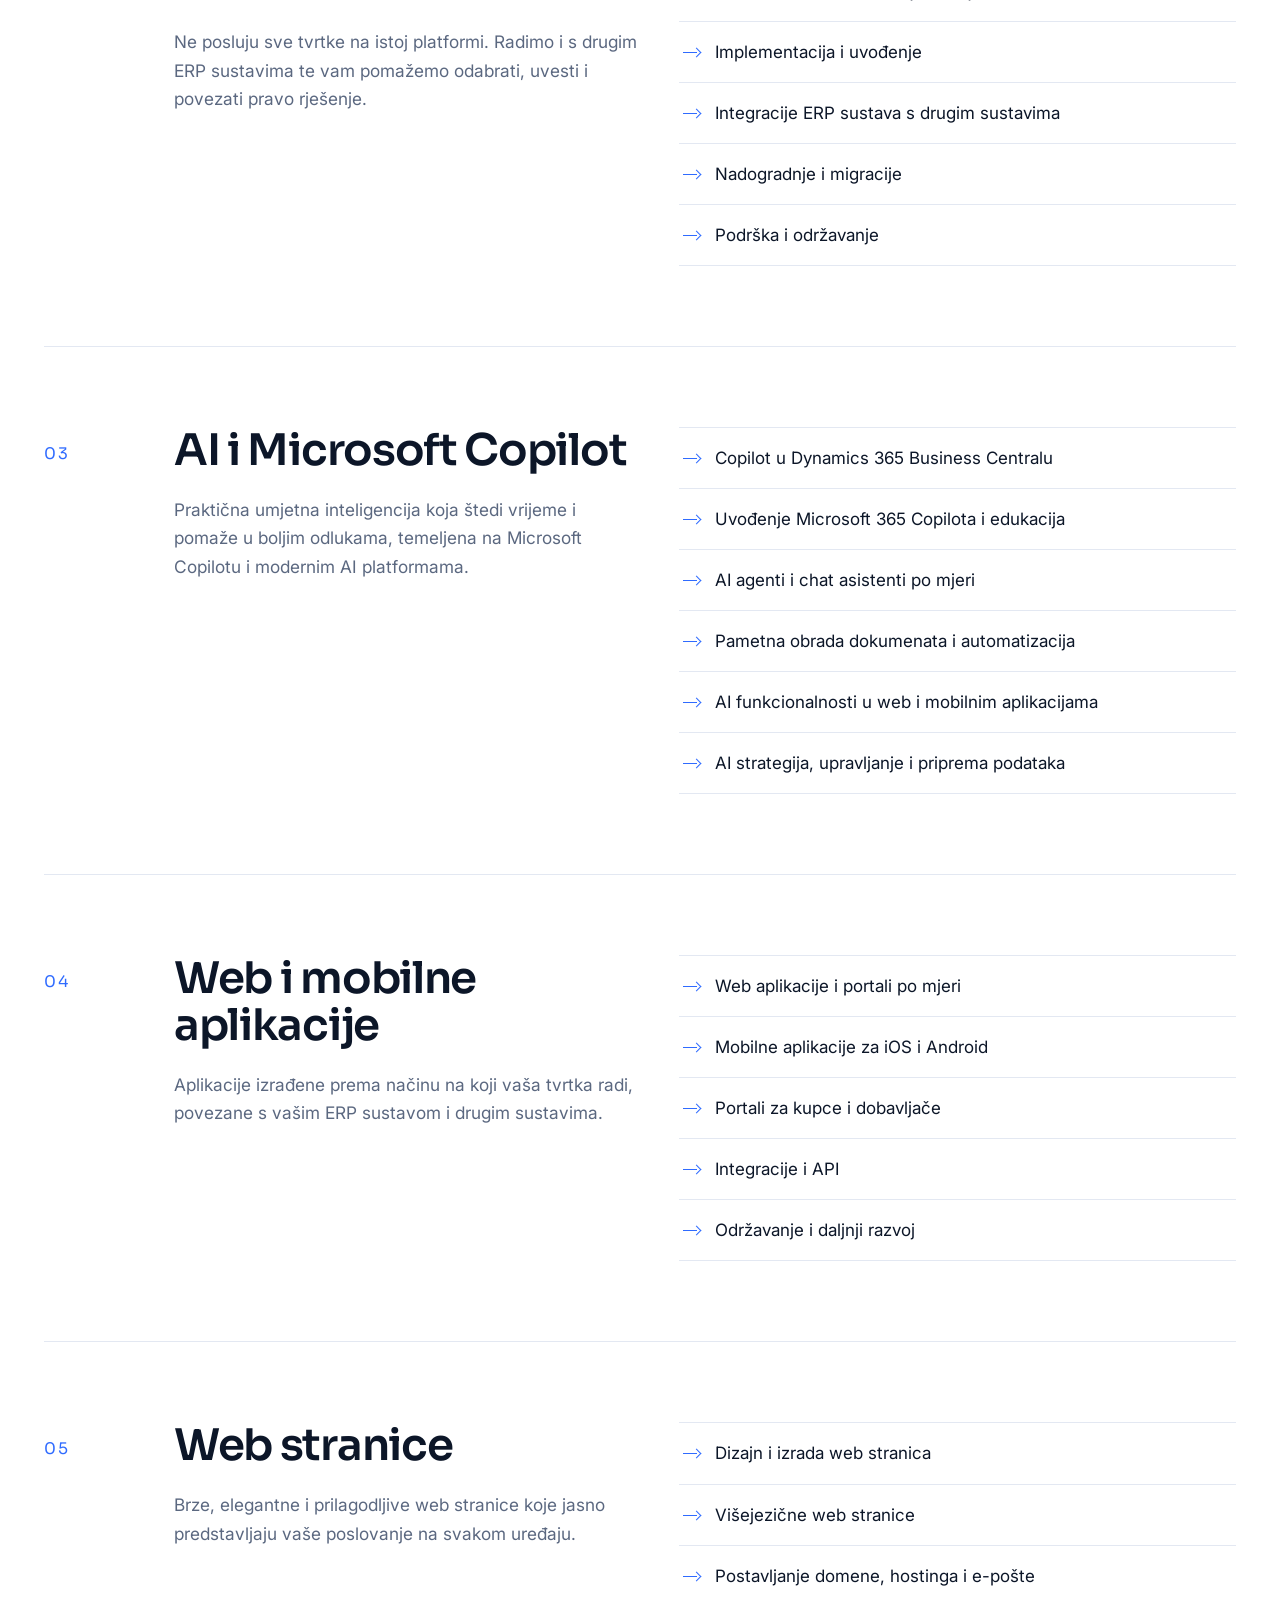
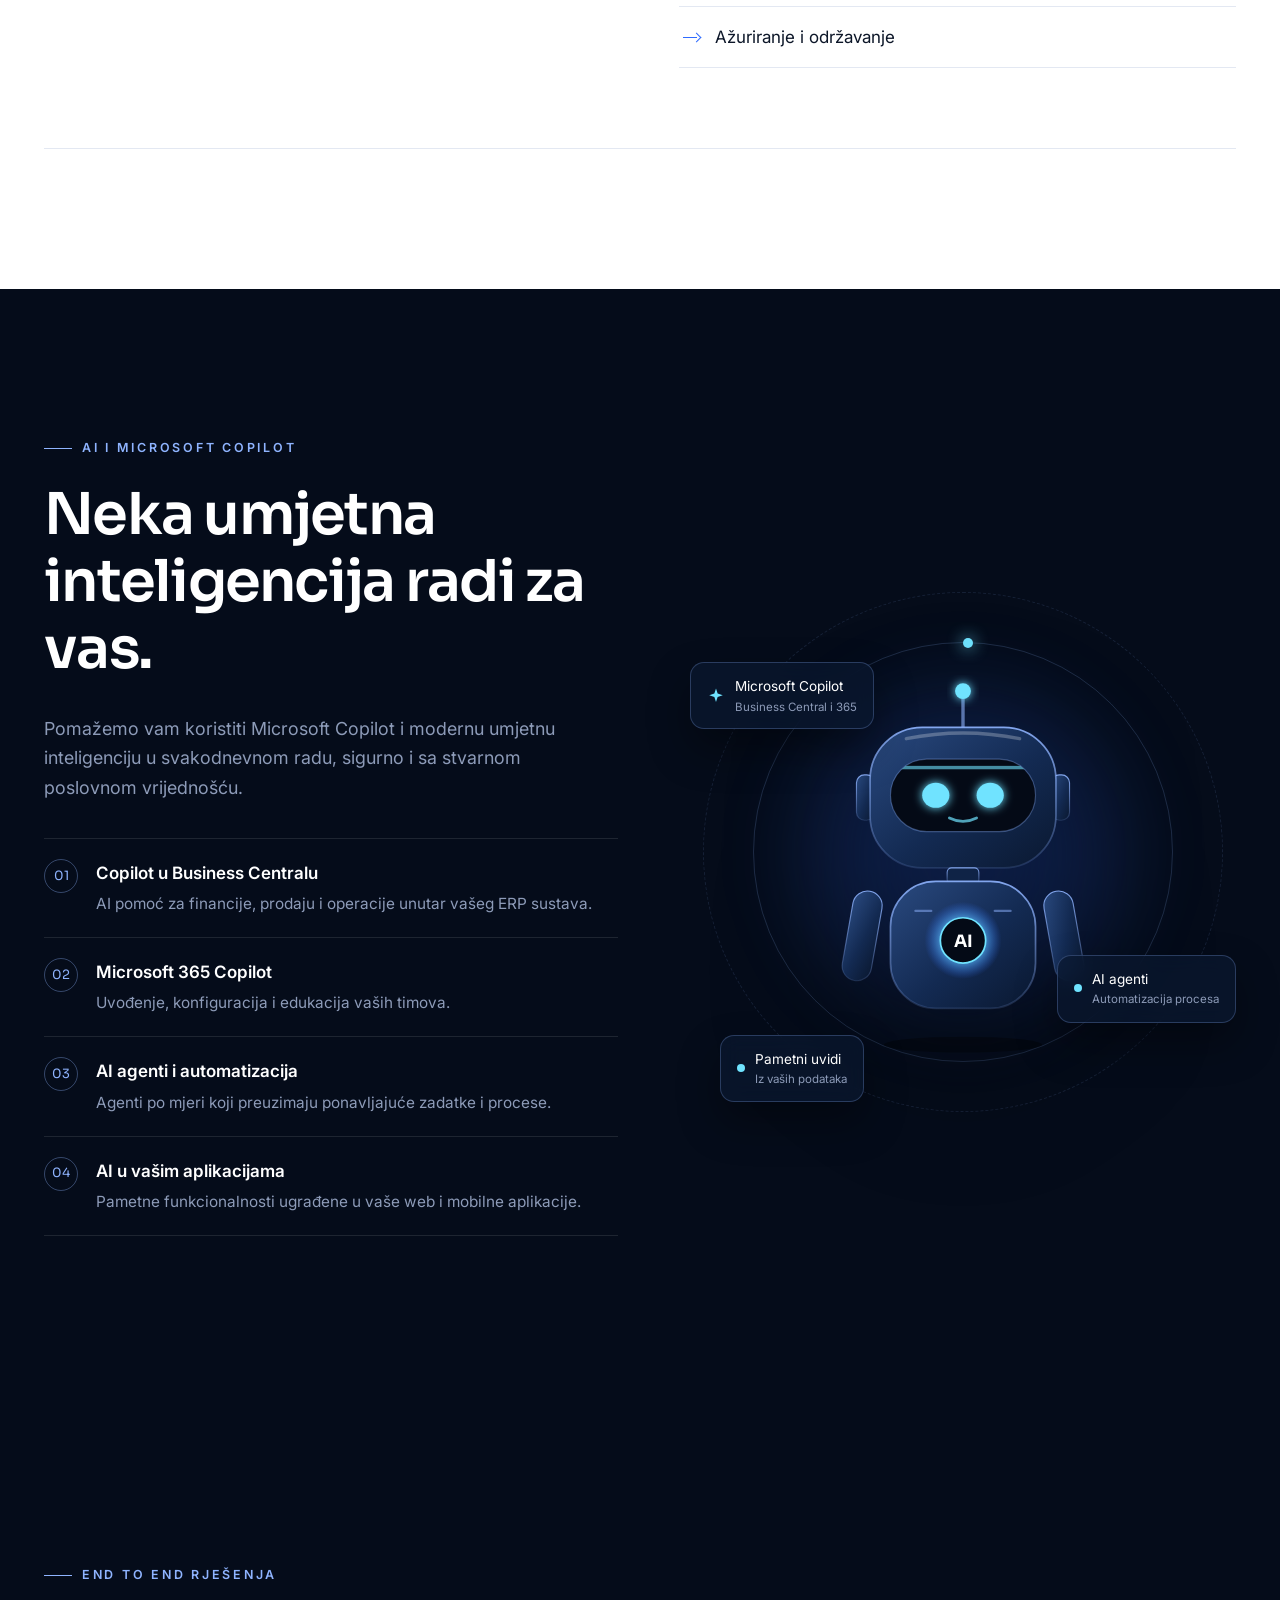
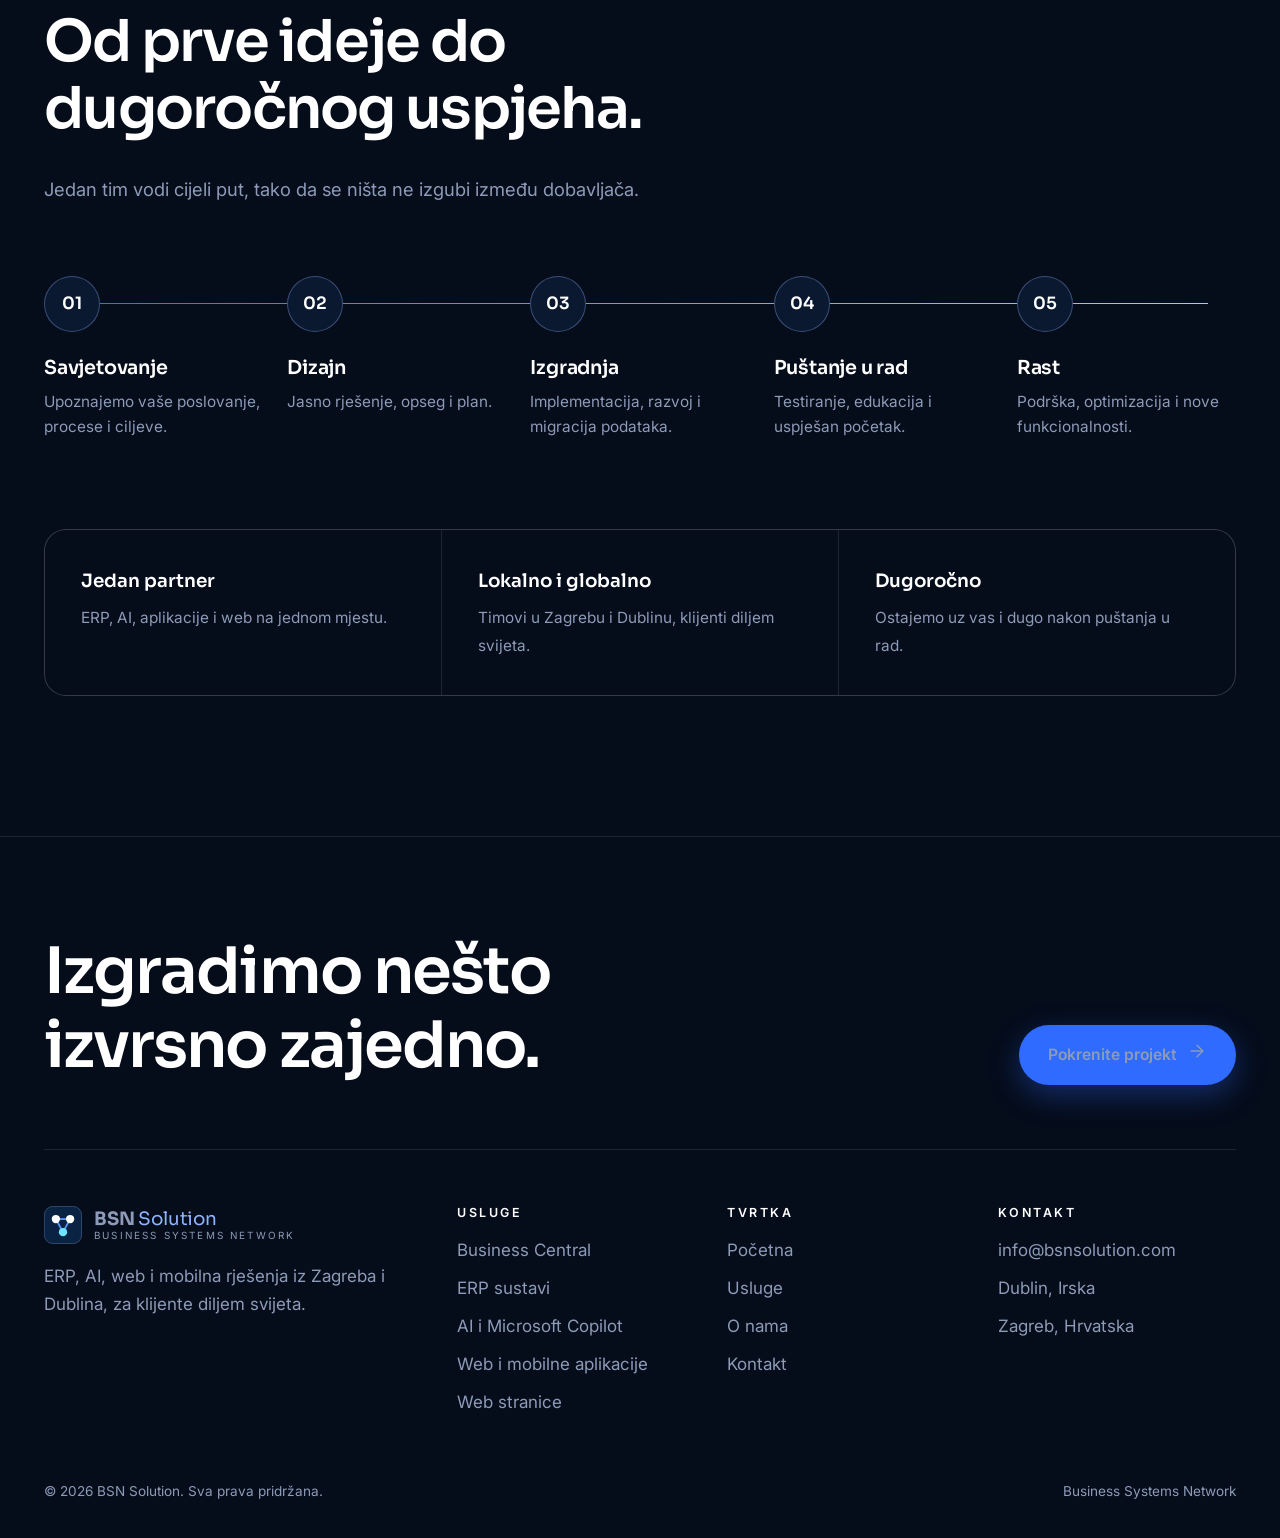
<file: hr/services.html>
<!doctype html>
<html lang="hr">
<head>
<meta charset="utf-8">
<meta name="viewport" content="width=device-width, initial-scale=1">
<title>Usluge | BSN Solution</title>
<meta name="description" content="Business Central, ERP sustavi, AI i Microsoft Copilot, web i mobilne aplikacije te web stranice.">
<link rel="canonical" href="https://www.bsnsolution.com/hr/services.html">
<link rel="alternate" hreflang="en" href="https://www.bsnsolution.com/services.html">
<link rel="alternate" hreflang="hr" href="https://www.bsnsolution.com/hr/services.html">
<link rel="alternate" hreflang="x-default" href="https://www.bsnsolution.com/services.html">
<meta property="og:title" content="Usluge | BSN Solution">
<meta property="og:description" content="Business Central, ERP sustavi, AI i Microsoft Copilot, web i mobilne aplikacije te web stranice.">
<meta property="og:type" content="website">
<meta property="og:url" content="https://www.bsnsolution.com/hr/services.html">
<meta property="og:locale" content="hr_HR">
<meta name="theme-color" content="#050c1a">
<link rel="icon" href="../assets/favicon.svg" type="image/svg+xml">
<link rel="preconnect" href="https://fonts.googleapis.com">
<link rel="preconnect" href="https://fonts.gstatic.com" crossorigin>
<link href="https://fonts.googleapis.com/css2?family=Inter:wght@400;500;600;700&family=Sora:wght@400;500;600;700&display=swap" rel="stylesheet">
<link rel="stylesheet" href="../assets/style.css?v=593a7f84">

</head>
<body>
<header class="site-header">
  <div class="container nav">
    <a class="brand" href="index.html" aria-label="BSN Solution">
      <img src="../assets/logo.svg" alt="" width="38" height="38">
      <span class="brand-text"><span class="brand-name">BSN <span>Solution</span></span><span class="brand-sub">Business Systems Network</span></span>
    </a>
    <button class="menu-toggle" aria-label="Otvori izbornik" aria-expanded="false"><svg viewBox="0 0 24 24" fill="none" stroke="currentColor" stroke-width="1.8" stroke-linecap="round"><line x1="4" y1="8" x2="20" y2="8"/><line x1="4" y1="16" x2="20" y2="16"/></svg></button>
    <ul class="menu"><li><a href="index.html">Početna</a></li><li><a href="services.html" class="active" aria-current="page">Usluge</a></li><li><a href="about.html">O nama</a></li><li><a href="contact.html">Kontakt</a></li><li class="lang"><a href="../services.html" hreflang="en">EN</a><a href="services.html" hreflang="hr" class="current">HR</a></li></ul>
  </div>
</header>
<main>
<section class="hero page-hero dark"><canvas class="net" aria-hidden="true"></canvas><div class="orb orb-1"></div><div class="orb orb-2"></div>
  <div class="container">
    <span class="kicker reveal">Usluge</span>
    <h1 class="split">Tehnologija koja pokreće vaše poslovanje.</h1>
    <p class="lead reveal d2">ERP, AI i Microsoft Copilot, aplikacije po mjeri i web stranice. Dizajnira, gradi i podržava jedan tim.</p>
  </div>
</section>
<section><div class="container"><div class="svc-detail" id="business-central">
      <span class="svc-num reveal">01</span>
      <div class="reveal"><h2>Microsoft Dynamics 365 Business Central</h2><p class="intro">Cjelovito rješenje za upravljanje poslovanjem: financije, prodaja, nabava, skladište i više. Vodimo vas od prve analize do sustava u koji vaš tim ima povjerenja.</p></div>
      <ul class="checks reveal d2"><li>Analiza poslovnih procesa i dizajn rješenja</li><li>Implementacija i konfiguracija</li><li>Migracija podataka iz postojećih sustava</li><li>Ekstenzije, izvještaji i razvoj po mjeri</li><li>Integracije s drugim aplikacijama</li><li>Edukacija korisnika i podrška pri puštanju u rad</li><li>Stalna podrška i optimizacija</li></ul>
    </div><div class="svc-detail" id="erp">
      <span class="svc-num reveal">02</span>
      <div class="reveal"><h2>ERP sustavi</h2><p class="intro">Ne posluju sve tvrtke na istoj platformi. Radimo i s drugim ERP sustavima te vam pomažemo odabrati, uvesti i povezati pravo rješenje.</p></div>
      <ul class="checks reveal d2"><li>Odabir ERP sustava i savjetovanje</li><li>Implementacija i uvođenje</li><li>Integracije ERP sustava s drugim sustavima</li><li>Nadogradnje i migracije</li><li>Podrška i održavanje</li></ul>
    </div><div class="svc-detail" id="ai">
      <span class="svc-num reveal">03</span>
      <div class="reveal"><h2>AI i Microsoft Copilot</h2><p class="intro">Praktična umjetna inteligencija koja štedi vrijeme i pomaže u boljim odlukama, temeljena na Microsoft Copilotu i modernim AI platformama.</p></div>
      <ul class="checks reveal d2"><li>Copilot u Dynamics 365 Business Centralu</li><li>Uvođenje Microsoft 365 Copilota i edukacija</li><li>AI agenti i chat asistenti po mjeri</li><li>Pametna obrada dokumenata i automatizacija</li><li>AI funkcionalnosti u web i mobilnim aplikacijama</li><li>AI strategija, upravljanje i priprema podataka</li></ul>
    </div><div class="svc-detail" id="apps">
      <span class="svc-num reveal">04</span>
      <div class="reveal"><h2>Web i mobilne aplikacije</h2><p class="intro">Aplikacije izrađene prema načinu na koji vaša tvrtka radi, povezane s vašim ERP sustavom i drugim sustavima.</p></div>
      <ul class="checks reveal d2"><li>Web aplikacije i portali po mjeri</li><li>Mobilne aplikacije za iOS i Android</li><li>Portali za kupce i dobavljače</li><li>Integracije i API</li><li>Održavanje i daljnji razvoj</li></ul>
    </div><div class="svc-detail" id="websites">
      <span class="svc-num reveal">05</span>
      <div class="reveal"><h2>Web stranice</h2><p class="intro">Brze, elegantne i prilagodljive web stranice koje jasno predstavljaju vaše poslovanje na svakom uređaju.</p></div>
      <ul class="checks reveal d2"><li>Dizajn i izrada web stranica</li><li>Višejezične web stranice</li><li>Postavljanje domene, hostinga i e-pošte</li><li>Ažuriranje i održavanje</li></ul>
    </div></div></section>
<section class="dark ai" id="ai-section"><div class="container ai-grid">
  <div>
    <span class="kicker reveal">AI i Microsoft Copilot</span>
    <h2 class="split">Neka umjetna inteligencija radi za vas.</h2>
    <p class="reveal d2" style="color:var(--muted-dark);font-size:1.12rem">Pomažemo vam koristiti Microsoft Copilot i modernu umjetnu inteligenciju u svakodnevnom radu, sigurno i sa stvarnom poslovnom vrijednošću.</p>
    <ul class="ai-list reveal d3"><li><span class="dot">01</span><div><b>Copilot u Business Centralu</b><span>AI pomoć za financije, prodaju i operacije unutar vašeg ERP sustava.</span></div></li><li><span class="dot">02</span><div><b>Microsoft 365 Copilot</b><span>Uvođenje, konfiguracija i edukacija vaših timova.</span></div></li><li><span class="dot">03</span><div><b>AI agenti i automatizacija</b><span>Agenti po mjeri koji preuzimaju ponavljajuće zadatke i procese.</span></div></li><li><span class="dot">04</span><div><b>AI u vašim aplikacijama</b><span>Pametne funkcionalnosti ugrađene u vaše web i mobilne aplikacije.</span></div></li></ul>
    
  </div>
  <div class="robot-wrap reveal d2">
    <div class="ring ring-2"></div><div class="ring ring-1"></div>
    <svg class="robot" viewBox="0 0 300 360" role="img" aria-label="AI robot">
  <defs>
    <linearGradient id="rb-shell" x1="0" y1="0" x2="1" y2="1"><stop offset="0" stop-color="#2a4a80"/><stop offset=".55" stop-color="#132a52"/><stop offset="1" stop-color="#0a1830"/></linearGradient>
    <linearGradient id="rb-edge" x1="0" y1="0" x2="0" y2="1"><stop offset="0" stop-color="#8fb4ff" stop-opacity=".9"/><stop offset="1" stop-color="#8fb4ff" stop-opacity=".15"/></linearGradient>
    <radialGradient id="rb-core"><stop offset="0" stop-color="#ffffff"/><stop offset=".35" stop-color="#6fe3ff"/><stop offset="1" stop-color="#2f6bff" stop-opacity="0"/></radialGradient>
    <clipPath id="rb-visor"><rect x="86" y="98" width="128" height="64" rx="32"/></clipPath>
    <filter id="rb-glow" x="-50%" y="-50%" width="200%" height="200%"><feGaussianBlur stdDeviation="4" result="b"/><feMerge><feMergeNode in="b"/><feMergeNode in="SourceGraphic"/></feMerge></filter>
  </defs>
  <line x1="150" y1="44" x2="150" y2="72" stroke="#8fb4ff" stroke-opacity=".6" stroke-width="3"/>
  <circle class="antenna" cx="150" cy="38" r="7" fill="#6fe3ff" filter="url(#rb-glow)"/>
  <rect x="56" y="112" width="16" height="40" rx="7" fill="url(#rb-shell)" stroke="url(#rb-edge)"/>
  <rect x="228" y="112" width="16" height="40" rx="7" fill="url(#rb-shell)" stroke="url(#rb-edge)"/>
  <rect x="68" y="70" width="164" height="124" rx="46" fill="url(#rb-shell)" stroke="url(#rb-edge)" stroke-width="1.5"/>
  <path d="M100 80 Q150 70 200 80" stroke="#ffffff" stroke-opacity=".25" stroke-width="3" fill="none" stroke-linecap="round"/>
  <rect x="86" y="98" width="128" height="64" rx="32" fill="#040a16" stroke="#8fb4ff" stroke-opacity=".35"/>
  <g clip-path="url(#rb-visor)">
    <rect class="scan" x="86" y="104" width="128" height="3" fill="#6fe3ff" opacity=".6"/>
  </g>
  <ellipse class="eye" cx="126" cy="130" rx="12" ry="11" fill="#6fe3ff" filter="url(#rb-glow)"/>
  <ellipse class="eye" cx="174" cy="130" rx="12" ry="11" fill="#6fe3ff" filter="url(#rb-glow)"/>
  <path d="M138 150 Q150 156 162 150" stroke="#6fe3ff" stroke-opacity=".7" stroke-width="2.5" fill="none" stroke-linecap="round"/>
  <rect x="136" y="194" width="28" height="14" rx="4" fill="#0f2346" stroke="url(#rb-edge)"/>
  <rect x="86" y="206" width="128" height="112" rx="40" fill="url(#rb-shell)" stroke="url(#rb-edge)" stroke-width="1.5"/>
  <circle cx="150" cy="258" r="34" fill="url(#rb-core)" class="antenna"/>
  <circle cx="150" cy="258" r="20" fill="#040a16" stroke="#6fe3ff" stroke-width="1.5"/>
  <text x="150" y="264" text-anchor="middle" font-family="Sora, Inter, sans-serif" font-size="15" font-weight="700" fill="#ffffff">AI</text>
  <line x1="108" y1="232" x2="122" y2="232" stroke="#8fb4ff" stroke-opacity=".5" stroke-width="2" stroke-linecap="round"/>
  <line x1="178" y1="232" x2="192" y2="232" stroke="#8fb4ff" stroke-opacity=".5" stroke-width="2" stroke-linecap="round"/>
  <rect x="48" y="214" width="26" height="80" rx="13" fill="url(#rb-shell)" stroke="url(#rb-edge)" transform="rotate(10 61 254)"/>
  <rect x="226" y="214" width="26" height="80" rx="13" fill="url(#rb-shell)" stroke="url(#rb-edge)" transform="rotate(-10 239 254)"/>
  <ellipse cx="150" cy="350" rx="70" ry="7" fill="#000" opacity=".35"/>
</svg>
    <div class="chip chip-1"><svg width="18" height="18" viewBox="0 0 24 24" fill="#6fe3ff"><path d="M12 2l2.2 6.6L21 11l-6.8 2.4L12 20l-2.2-6.6L3 11l6.8-2.4z"/></svg><div>Microsoft Copilot<small>Business Central i 365</small></div></div>
    <div class="chip chip-2"><span class="pulse"></span><div>AI agenti<small>Automatizacija procesa</small></div></div>
    <div class="chip chip-3"><span class="pulse"></span><div>Pametni uvidi<small>Iz vaših podataka</small></div></div>
  </div>
</div></section>
<section class="dark" id="end-to-end"><div class="container">
  <div class="section-head"><span class="kicker reveal">End to end rješenja</span><h2 class="split">Od prve ideje do dugoročnog uspjeha.</h2><p class="reveal d2">Jedan tim vodi cijeli put, tako da se ništa ne izgubi između dobavljača.</p></div>
  <div class="e2e-track"><div class="e2e-line"><i></i></div><div class="e2e-step reveal d0"><div class="n">01</div><h3>Savjetovanje</h3><p>Upoznajemo vaše poslovanje, procese i ciljeve.</p></div><div class="e2e-step reveal d1"><div class="n">02</div><h3>Dizajn</h3><p>Jasno rješenje, opseg i plan.</p></div><div class="e2e-step reveal d2"><div class="n">03</div><h3>Izgradnja</h3><p>Implementacija, razvoj i migracija podataka.</p></div><div class="e2e-step reveal d3"><div class="n">04</div><h3>Puštanje u rad</h3><p>Testiranje, edukacija i uspješan početak.</p></div><div class="e2e-step reveal d4"><div class="n">05</div><h3>Rast</h3><p>Podrška, optimizacija i nove funkcionalnosti.</p></div></div>
  <div class="e2e-band reveal"><div><b>Jedan partner</b><span>ERP, AI, aplikacije i web na jednom mjestu.</span></div><div><b>Lokalno i globalno</b><span>Timovi u Zagrebu i Dublinu, klijenti diljem svijeta.</span></div><div><b>Dugoročno</b><span>Ostajemo uz vas i dugo nakon puštanja u rad.</span></div></div>
</div></section>
</main>
<footer class="site-footer">
  <div class="container">
    <div class="footer-top">
      <h2 class="split">Izgradimo nešto izvrsno zajedno.</h2>
      <a class="btn btn-primary" href="contact.html">Pokrenite projekt <span class="arr"><svg width="20" height="20" viewBox="0 0 24 24" fill="none" stroke="currentColor" stroke-width="1.6" stroke-linecap="round" stroke-linejoin="round"><line x1="5" y1="12" x2="19" y2="12"/><polyline points="12 5 19 12 12 19"/></svg></span></a>
    </div>
    <div class="footer-grid">
      <div><a class="brand" href="index.html" aria-label="BSN Solution">
      <img src="../assets/logo.svg" alt="" width="38" height="38">
      <span class="brand-text"><span class="brand-name">BSN <span>Solution</span></span><span class="brand-sub">Business Systems Network</span></span>
    </a><p>ERP, AI, web i mobilna rješenja iz Zagreba i Dublina, za klijente diljem svijeta.</p></div>
      <div><h4>Usluge</h4><ul><li><a href="services.html#business-central">Business Central</a></li><li><a href="services.html#erp">ERP sustavi</a></li><li><a href="services.html#ai">AI i Microsoft Copilot</a></li><li><a href="services.html#apps">Web i mobilne aplikacije</a></li><li><a href="services.html#websites">Web stranice</a></li></ul></div>
      <div><h4>Tvrtka</h4><ul><li><a href="index.html">Početna</a></li><li><a href="services.html">Usluge</a></li><li><a href="about.html">O nama</a></li><li><a href="contact.html">Kontakt</a></li></ul></div>
      <div><h4>Kontakt</h4><ul><li><a href="mailto:info@bsnsolution.com">info@bsnsolution.com</a></li><li>Dublin, Irska</li><li>Zagreb, Hrvatska</li></ul></div>
    </div>
    <div class="footer-bottom"><span>&copy; <span id="year">2026</span> BSN Solution. Sva prava pridržana.</span><span>Business Systems Network</span></div>
  </div>
</footer>
<script src="../assets/main.js?v=593a7f84"></script>
</body>
</html>
</file>
<file: assets/style.css>
:root {
  --ink: #050c1a;
  --ink-2: #0a1830;
  --navy: #0a2342;
  --blue: #2f6bff;
  --blue-2: #1d4fd6;
  --ice: #8fb4ff;
  --cyan: #6fe3ff;
  --white: #ffffff;
  --paper: #f6f8fc;
  --text: #0c1628;
  --muted: #5b6880;
  --muted-dark: #8d9bb8;
  --line: #e3e8f2;
  --line-dark: rgba(255,255,255,.1);
  --radius: 22px;
  --max: 1240px;
  --ease: cubic-bezier(.2,.7,.2,1);
}
* { box-sizing: border-box; }
html { scroll-behavior: smooth; }
body {
  margin: 0;
  font-family: "Inter", system-ui, -apple-system, "Segoe UI", Roboto, sans-serif;
  color: var(--text);
  background: var(--white);
  line-height: 1.65;
  font-size: 17px;
  -webkit-font-smoothing: antialiased;
  overflow-x: hidden;
}
img, svg { max-width: 100%; }
a { color: var(--blue); }
h1, h2, h3, h4 { font-family: "Sora", "Inter", sans-serif; color: var(--text); line-height: 1.08; margin: 0 0 .5em; font-weight: 600; letter-spacing: -.03em; }
h1 { font-size: clamp(2.8rem, 7.6vw, 6.4rem); }
h2 { font-size: clamp(2rem, 4.6vw, 3.6rem); }
h3 { font-size: 1.35rem; letter-spacing: -.01em; }
p { margin: 0 0 1em; }
.container { max-width: var(--max); margin: 0 auto; padding: 0 24px; }
.dark { background: var(--ink); color: #dbe4f5; }
.dark h1, .dark h2, .dark h3, .dark h4 { color: #fff; }
.grad {
  background: linear-gradient(90deg, #fff 0%, var(--ice) 35%, var(--cyan) 55%, var(--ice) 75%, #fff 100%);
  background-size: 200% auto;
  -webkit-background-clip: text; background-clip: text; color: transparent;
  animation: shine 8s linear infinite;
}
@keyframes shine { to { background-position: -200% center; } }

/* Header */
.site-header {
  position: fixed; top: 0; left: 0; right: 0; z-index: 50;
  transition: background .4s var(--ease), border-color .4s var(--ease);
  border-bottom: 1px solid transparent;
}
.site-header.scrolled { background: rgba(5,12,26,.78); backdrop-filter: blur(16px); -webkit-backdrop-filter: blur(16px); border-color: var(--line-dark); }
.nav { display: flex; align-items: center; justify-content: space-between; height: 80px; gap: 16px; }
.brand { display: flex; align-items: center; gap: 12px; text-decoration: none; color: #fff; }
.brand img { width: 38px; height: 38px; }
.brand-text { display: flex; flex-direction: column; line-height: 1.1; }
.brand-name { font-family: "Sora", sans-serif; font-weight: 700; font-size: 1.15rem; letter-spacing: -.01em; }
.brand-name span { font-weight: 400; color: var(--ice); }
.brand-sub { font-size: .62rem; color: var(--muted-dark); letter-spacing: .22em; text-transform: uppercase; }
.menu { display: flex; align-items: center; gap: 4px; list-style: none; margin: 0; padding: 0; }
.menu a { display: block; padding: 8px 16px; color: #c6d2ea; text-decoration: none; font-weight: 500; font-size: .95rem; position: relative; }
.menu a::after { content: ""; position: absolute; left: 16px; right: 16px; bottom: 4px; height: 1px; background: var(--ice); transform: scaleX(0); transform-origin: left; transition: transform .35s var(--ease); }
.menu a:hover, .menu a.active { color: #fff; }
.menu a:hover::after, .menu a.active::after { transform: scaleX(1); }
.lang { display: flex; border: 1px solid var(--line-dark); border-radius: 999px; overflow: hidden; margin-left: 12px; padding: 3px; }
.lang a { padding: 4px 12px; font-size: .78rem; font-weight: 600; letter-spacing: .06em; color: var(--muted-dark); border-radius: 999px; }
.lang a::after { display: none; }
.lang a.current { background: #fff; color: var(--ink); }
.menu-toggle { display: none; background: none; border: 1px solid var(--line-dark); border-radius: 999px; width: 46px; height: 46px; cursor: pointer; color: #fff; }
.menu-toggle svg { width: 20px; height: 20px; }

/* Buttons */
.btn {
  display: inline-flex; align-items: center; gap: 10px; padding: 15px 28px; border-radius: 999px;
  font-weight: 600; text-decoration: none; border: 1px solid transparent; font-size: .98rem; font-family: inherit; cursor: pointer;
  transition: transform .3s var(--ease), background .3s var(--ease), box-shadow .3s var(--ease), color .3s var(--ease);
}
.btn .arr { transition: transform .3s var(--ease); }
.btn:hover .arr { transform: translateX(4px); }
.btn-primary { background: var(--blue); color: #fff; box-shadow: 0 10px 30px rgba(47,107,255,.35); }
.btn-primary:hover { background: var(--blue-2); transform: translateY(-2px); box-shadow: 0 14px 40px rgba(47,107,255,.45); }
.btn-ghost { border-color: rgba(255,255,255,.25); color: #fff; }
.btn-ghost:hover { background: rgba(255,255,255,.08); border-color: rgba(255,255,255,.5); }
.btn-white { background: #fff; color: var(--ink); }
.btn-white:hover { transform: translateY(-2px); }

/* Hero */
.hero { position: relative; min-height: 100vh; display: flex; align-items: center; padding: 140px 0 120px; overflow: hidden; background: var(--ink); color: #c9d6ee; }
.hero canvas.net { position: absolute; inset: 0; width: 100%; height: 100%; }
.orb { position: absolute; border-radius: 50%; filter: blur(80px); opacity: .55; pointer-events: none; }
.orb-1 { width: 520px; height: 520px; background: #1d4fd6; top: -160px; right: -120px; animation: float1 18s ease-in-out infinite; }
.orb-2 { width: 420px; height: 420px; background: #0e7fa8; bottom: -180px; left: -120px; opacity: .35; animation: float2 22s ease-in-out infinite; }
@keyframes float1 { 50% { transform: translate(-80px, 60px) scale(1.1); } }
@keyframes float2 { 50% { transform: translate(90px, -50px) scale(1.15); } }
.hero .container { position: relative; z-index: 2; width: 100%; }
.hero h1 { color: #fff; max-width: 1000px; }
.hero .lead { font-size: clamp(1.05rem, 1.6vw, 1.3rem); max-width: 640px; color: #a9b8d4; margin: 28px 0 40px; }
.hero .actions { display: flex; gap: 14px; flex-wrap: wrap; }
.kicker { display: inline-flex; align-items: center; gap: 10px; font-size: .78rem; font-weight: 600; letter-spacing: .22em; text-transform: uppercase; color: var(--ice); margin-bottom: 26px; }
.kicker::before { content: ""; width: 28px; height: 1px; background: currentColor; }
.light .kicker, section:not(.dark) > .container > .kicker, .section-head .kicker { color: var(--blue); }
.dark .section-head .kicker, .dark .kicker { color: var(--ice); }
.hero-meta { position: absolute; left: 0; right: 0; bottom: 34px; z-index: 2; }
.hero-meta .container { display: flex; justify-content: space-between; align-items: center; gap: 20px; flex-wrap: wrap; font-size: .82rem; letter-spacing: .12em; text-transform: uppercase; color: var(--muted-dark); }
.hero-meta .cities { display: flex; gap: 28px; flex-wrap: wrap; }
.hero-meta .cities span { display: inline-flex; align-items: center; gap: 10px; }
.hero-meta b { color: #fff; font-weight: 600; }
.pulse { width: 8px; height: 8px; border-radius: 50%; background: var(--cyan); box-shadow: 0 0 0 0 rgba(111,227,255,.6); animation: pulse 2.2s infinite; display: inline-block; }
@keyframes pulse { 70% { box-shadow: 0 0 0 10px rgba(111,227,255,0); } 100% { box-shadow: 0 0 0 0 rgba(111,227,255,0); } }
.scroll-cue { display: inline-flex; align-items: center; gap: 12px; }
.scroll-cue i { width: 1px; height: 36px; background: linear-gradient(var(--ice), transparent); animation: cue 2s var(--ease) infinite; transform-origin: top; }
@keyframes cue { 0% { transform: scaleY(0); } 50% { transform: scaleY(1); } 100% { transform: scaleY(1); opacity: 0; } }

.page-hero { min-height: 72vh; padding: 160px 0 100px; }
.page-hero h1 { font-size: clamp(2.6rem, 6.4vw, 5.2rem); }

/* Word reveal */
.split .w { display: inline-block; overflow: hidden; vertical-align: top; padding-bottom: .08em; }
.split .w > span { display: inline-block; transform: translateY(105%); transition: transform 1s var(--ease); }
.split.in .w > span { transform: none; }

/* Scroll reveal */
.reveal { opacity: 0; transform: translateY(40px); transition: opacity 1s var(--ease), transform 1s var(--ease); }
.reveal.in { opacity: 1; transform: none; }
.d1 { transition-delay: .1s; } .d2 { transition-delay: .2s; } .d3 { transition-delay: .3s; } .d4 { transition-delay: .4s; }

/* Marquee */
.marquee { background: var(--ink); border-top: 1px solid var(--line-dark); border-bottom: 1px solid var(--line-dark); overflow: hidden; padding: 26px 0; }
.marquee-track { display: flex; width: max-content; animation: marquee 40s linear infinite; }
.marquee span { font-family: "Sora", sans-serif; font-size: clamp(1.6rem, 3.6vw, 2.8rem); font-weight: 600; letter-spacing: -.02em; white-space: nowrap; padding: 0 28px; color: transparent; -webkit-text-stroke: 1px rgba(255,255,255,.4); }
.marquee span.fill { color: #fff; -webkit-text-stroke: 0; }
.marquee span.star { color: var(--blue); -webkit-text-stroke: 0; padding: 0 4px; }
@keyframes marquee { to { transform: translateX(-50%); } }

/* Sections */
section { padding: 140px 0; position: relative; }
.paper { background: var(--paper); }
.section-head { max-width: 820px; margin-bottom: 72px; }
.section-head p { color: var(--muted); font-size: 1.15rem; max-width: 640px; }
.dark .section-head p { color: var(--muted-dark); }
.head-row { display: flex; justify-content: space-between; align-items: flex-end; gap: 32px; flex-wrap: wrap; margin-bottom: 72px; }
.head-row .section-head { margin-bottom: 0; }

/* Service list (numbered rows) */
.svc-list { border-top: 1px solid var(--line); }
.svc-row {
  display: grid; grid-template-columns: 80px 1.1fr 1.4fr 56px; gap: 32px; align-items: center;
  padding: 40px 8px; border-bottom: 1px solid var(--line); text-decoration: none; color: inherit; position: relative;
  transition: padding .5s var(--ease), background .5s var(--ease);
}
.svc-row::before { content: ""; position: absolute; inset: 0; background: linear-gradient(90deg, rgba(47,107,255,.06), transparent 70%); opacity: 0; transition: opacity .5s var(--ease); }
.svc-row:hover::before { opacity: 1; }
.svc-row:hover { padding-left: 24px; }
.svc-num { font-family: "Sora", sans-serif; color: var(--blue); font-size: .95rem; letter-spacing: .1em; }
.svc-row h3 { font-size: clamp(1.5rem, 2.6vw, 2.2rem); margin: 0; letter-spacing: -.02em; }
.svc-row p { color: var(--muted); margin: 0; }
.svc-arrow { width: 52px; height: 52px; border-radius: 50%; border: 1px solid var(--line); display: grid; place-items: center; color: var(--text); transition: background .4s var(--ease), color .4s var(--ease), transform .4s var(--ease), border-color .4s var(--ease); }
.svc-row:hover .svc-arrow { background: var(--blue); border-color: var(--blue); color: #fff; transform: rotate(-45deg); }

/* AI section */
.ai { overflow: hidden; }
.ai-grid { display: grid; grid-template-columns: 1.05fr 1fr; gap: 72px; align-items: center; }
.ai-list { list-style: none; padding: 0; margin: 36px 0 40px; display: grid; gap: 0; }
.ai-list li { display: flex; gap: 18px; padding: 20px 0; border-bottom: 1px solid var(--line-dark); align-items: flex-start; }
.ai-list li:first-child { border-top: 1px solid var(--line-dark); }
.ai-list b { color: #fff; display: block; font-weight: 600; margin-bottom: 2px; }
.ai-list span { color: var(--muted-dark); font-size: .96rem; }
.ai-list .dot { flex-shrink: 0; width: 34px; height: 34px; border-radius: 50%; border: 1px solid rgba(143,180,255,.35); display: grid; place-items: center; color: var(--ice); font-size: .8rem; font-family: "Sora", sans-serif; }
.robot-wrap { position: relative; display: grid; place-items: center; min-height: 520px; }
.robot-wrap::before { content: ""; position: absolute; width: 440px; height: 440px; border-radius: 50%; background: radial-gradient(circle, rgba(47,107,255,.45), transparent 65%); filter: blur(30px); animation: glow 6s ease-in-out infinite; }
@keyframes glow { 50% { transform: scale(1.12); opacity: .7; } }
.ring { position: absolute; border: 1px solid rgba(143,180,255,.18); border-radius: 50%; }
.ring-1 { width: 420px; height: 420px; animation: spin 40s linear infinite; }
.ring-2 { width: 520px; height: 520px; border-style: dashed; border-color: rgba(143,180,255,.12); animation: spin 70s linear infinite reverse; }
.ring-1::after { content: ""; position: absolute; top: -5px; left: 50%; width: 10px; height: 10px; border-radius: 50%; background: var(--cyan); box-shadow: 0 0 16px var(--cyan); }
@keyframes spin { to { transform: rotate(360deg); } }
.robot { position: relative; width: 340px; animation: hover 6s ease-in-out infinite; filter: drop-shadow(0 30px 60px rgba(0,0,0,.5)); }
@keyframes hover { 50% { transform: translateY(-18px); } }
.robot .eye { animation: blink 5s infinite; transform-origin: center; transform-box: fill-box; }
@keyframes blink { 0%, 92%, 100% { transform: scaleY(1); } 95% { transform: scaleY(.1); } }
.robot .antenna { animation: beacon 1.8s ease-in-out infinite; }
@keyframes beacon { 50% { opacity: .3; } }
.robot .scan { animation: scan 3.2s ease-in-out infinite; }
@keyframes scan { 0%, 100% { transform: translateY(0); opacity: 0; } 10%, 90% { opacity: .8; } 50% { transform: translateY(46px); } }
.chip { position: absolute; z-index: 2; background: rgba(10,24,48,.72); backdrop-filter: blur(10px); -webkit-backdrop-filter: blur(10px); border: 1px solid rgba(143,180,255,.25); border-radius: 14px; padding: 12px 16px; font-size: .85rem; color: #fff; display: flex; align-items: center; gap: 10px; box-shadow: 0 20px 40px rgba(0,0,0,.35); }
.chip small { display: block; color: var(--muted-dark); font-size: .72rem; }
.chip-1 { top: 70px; left: 0; animation: hover 7s ease-in-out infinite; }
.chip-2 { bottom: 90px; right: 0; animation: hover 8s ease-in-out infinite 1s; }
.chip-3 { bottom: 10px; left: 30px; animation: hover 9s ease-in-out infinite .5s; }

/* End to end */
.e2e-track { position: relative; display: grid; grid-template-columns: repeat(5, 1fr); gap: 24px; }
.e2e-line { position: absolute; top: 27px; left: 28px; right: 28px; height: 1px; background: var(--line-dark); }
.e2e-line i { position: absolute; inset: 0; background: linear-gradient(90deg, var(--blue), var(--cyan)); transform: scaleX(0); transform-origin: left; transition: transform 2.4s var(--ease); }
.e2e-track.in .e2e-line i { transform: scaleX(1); }
.e2e-step { position: relative; }
.e2e-step .n { width: 56px; height: 56px; border-radius: 50%; display: grid; place-items: center; background: var(--ink-2); border: 1px solid rgba(143,180,255,.35); color: #fff; font-family: "Sora", sans-serif; font-weight: 600; margin-bottom: 26px; position: relative; z-index: 1; transition: background .5s var(--ease), box-shadow .5s var(--ease); }
.e2e-step:hover .n { background: var(--blue); box-shadow: 0 0 30px rgba(47,107,255,.6); }
.e2e-step h3 { font-size: 1.2rem; }
.e2e-step p { color: var(--muted-dark); font-size: .96rem; margin: 0; }
.e2e-band { margin-top: 90px; display: grid; grid-template-columns: repeat(3, 1fr); gap: 1px; background: var(--line-dark); border: 1px solid var(--line-dark); border-radius: var(--radius); overflow: hidden; }
.e2e-band div { background: var(--ink); padding: 36px; }
.e2e-band b { display: block; color: #fff; font-family: "Sora", sans-serif; font-size: 1.15rem; font-weight: 600; margin-bottom: 6px; }
.e2e-band span { color: var(--muted-dark); font-size: .96rem; }

/* Locations */
.loc-grid { display: grid; grid-template-columns: 1fr 1fr; gap: 28px; position: relative; }
.loc {
  position: relative; overflow: hidden; border-radius: var(--radius); padding: 48px; min-height: 420px;
  background: var(--ink); color: #c9d6ee; display: flex; flex-direction: column; justify-content: space-between;
  transition: transform .6s var(--ease);
}
.loc:hover { transform: translateY(-6px); }
.loc canvas, .loc .grid-bg { position: absolute; inset: 0; width: 100%; height: 100%; }
.loc .grid-bg {
  background-image: linear-gradient(rgba(143,180,255,.08) 1px, transparent 1px), linear-gradient(90deg, rgba(143,180,255,.08) 1px, transparent 1px);
  background-size: 44px 44px; mask-image: radial-gradient(circle at 70% 40%, #000 0%, transparent 75%); -webkit-mask-image: radial-gradient(circle at 70% 40%, #000 0%, transparent 75%);
  animation: gridmove 30s linear infinite;
}
@keyframes gridmove { to { background-position: 44px 44px, 44px 44px; } }
.loc .beacon { position: absolute; top: 38%; right: 26%; width: 14px; height: 14px; border-radius: 50%; background: var(--cyan); box-shadow: 0 0 20px var(--cyan); }
.loc .beacon::before, .loc .beacon::after { content: ""; position: absolute; inset: -14px; border-radius: 50%; border: 1px solid rgba(111,227,255,.5); animation: ripple 3s var(--ease) infinite; }
.loc .beacon::after { animation-delay: 1.5s; }
@keyframes ripple { from { transform: scale(.3); opacity: 1; } to { transform: scale(3.2); opacity: 0; } }
.loc-top, .loc-bottom { position: relative; z-index: 1; }
.loc-top { display: flex; justify-content: space-between; align-items: center; font-size: .78rem; letter-spacing: .2em; text-transform: uppercase; color: var(--muted-dark); }
.loc h3 { font-size: clamp(2.6rem, 5.4vw, 4.4rem); color: #fff; margin: 0 0 4px; letter-spacing: -.04em; }
.loc .country { font-size: 1.25rem; color: var(--ice); margin-bottom: 26px; }
.loc .meta { display: flex; gap: 28px; flex-wrap: wrap; font-size: .9rem; color: var(--muted-dark); }
.loc .meta b { display: block; color: #fff; font-weight: 600; font-family: "Sora", sans-serif; font-size: 1.1rem; }
.loc-link { position: absolute; left: 50%; top: 50%; transform: translate(-50%, -50%); z-index: 3; width: 64px; height: 64px; border-radius: 50%; background: #fff; display: grid; place-items: center; box-shadow: 0 20px 40px rgba(5,12,26,.25); color: var(--blue); }
.loc-link svg { width: 26px; height: 26px; }

/* Cards (about) */
.cards { display: grid; grid-template-columns: repeat(3, 1fr); gap: 24px; }
.card { background: #fff; border: 1px solid var(--line); border-radius: var(--radius); padding: 40px; transition: transform .5s var(--ease), box-shadow .5s var(--ease), border-color .5s var(--ease); }
.card:hover { transform: translateY(-6px); box-shadow: 0 30px 60px rgba(10,35,66,.08); border-color: transparent; }
.card .num { font-family: "Sora", sans-serif; color: var(--blue); font-size: .9rem; letter-spacing: .1em; display: block; margin-bottom: 40px; }
.card p { color: var(--muted); margin: 0; }

/* Service detail page */
.svc-detail { display: grid; grid-template-columns: 90px 1fr 1.2fr; gap: 40px; padding: 80px 0; border-top: 1px solid var(--line); }
.svc-detail:last-child { border-bottom: 1px solid var(--line); }
.svc-detail .svc-num { font-size: 1rem; padding-top: 14px; }
.svc-detail h2 { font-size: clamp(1.9rem, 3.4vw, 2.8rem); }
.svc-detail .intro { color: var(--muted); font-size: 1.08rem; }
.checks { list-style: none; margin: 0; padding: 0; }
.checks li { padding: 16px 0 16px 36px; border-bottom: 1px solid var(--line); position: relative; }
.checks li:first-child { border-top: 1px solid var(--line); }
.checks li::before { content: ""; position: absolute; left: 4px; top: 50%; width: 14px; height: 1px; background: var(--blue); }
.checks li::after { content: ""; position: absolute; left: 14px; top: calc(50% - 3px); width: 6px; height: 6px; border-top: 1px solid var(--blue); border-right: 1px solid var(--blue); transform: rotate(45deg); }

/* About split */
.split-2 { display: grid; grid-template-columns: 1.1fr 1fr; gap: 80px; align-items: center; }
.big-quote { font-family: "Sora", sans-serif; font-size: clamp(1.6rem, 3vw, 2.4rem); line-height: 1.3; letter-spacing: -.02em; color: var(--text); font-weight: 500; }
.big-quote em { font-style: normal; color: var(--blue); }

/* CTA */
.cta-big { text-align: center; overflow: hidden; }
.cta-big h2 { font-size: clamp(2.6rem, 7vw, 6rem); max-width: 1000px; margin: 0 auto 24px; }
.cta-big p { color: var(--muted-dark); font-size: 1.15rem; margin-bottom: 40px; }
.cta-big .orb-1 { top: auto; bottom: -260px; right: 20%; }

/* Contact */
.contact-grid { display: grid; grid-template-columns: 1fr 1.2fr; gap: 64px; align-items: start; }
.contact-big { font-family: "Sora", sans-serif; font-size: clamp(1.4rem, 2.6vw, 2.1rem); color: var(--text); text-decoration: none; border-bottom: 1px solid var(--line); padding-bottom: 6px; display: inline-block; transition: color .3s, border-color .3s; letter-spacing: -.02em; }
.contact-big:hover { color: var(--blue); border-color: var(--blue); }
.office-list { margin-top: 48px; display: grid; gap: 0; }
.office-list div { padding: 24px 0; border-top: 1px solid var(--line); display: flex; justify-content: space-between; align-items: baseline; gap: 16px; }
.office-list div:last-child { border-bottom: 1px solid var(--line); }
.office-list b { font-family: "Sora", sans-serif; font-size: 1.4rem; font-weight: 600; letter-spacing: -.02em; }
.office-list span { color: var(--muted); }
.label { font-size: .78rem; letter-spacing: .2em; text-transform: uppercase; color: var(--muted); margin-bottom: 14px; display: block; }
form.contact-form { background: var(--paper); border-radius: var(--radius); padding: 44px; display: grid; gap: 20px; }
.field { display: grid; gap: 8px; }
.field label { font-weight: 500; font-size: .9rem; color: var(--muted); }
.field input, .field textarea, .field select { font: inherit; padding: 14px 0; border: 0; border-bottom: 1px solid #cdd6e6; background: transparent; color: var(--text); width: 100%; border-radius: 0; transition: border-color .3s; }
.field input:focus, .field textarea:focus, .field select:focus { outline: none; border-color: var(--blue); }
.field textarea { min-height: 120px; resize: vertical; }
.form-note { font-size: .85rem; color: var(--muted); margin: 0; }
.row-2 { display: grid; grid-template-columns: 1fr 1fr; gap: 20px; }

/* Footer */
.site-footer { background: var(--ink); color: var(--muted-dark); padding: 100px 0 36px; border-top: 1px solid var(--line-dark); }
.footer-top { display: flex; justify-content: space-between; align-items: flex-end; gap: 32px; flex-wrap: wrap; padding-bottom: 64px; border-bottom: 1px solid var(--line-dark); }
.footer-top h2 { color: #fff; font-size: clamp(2rem, 5vw, 4rem); margin: 0; max-width: 700px; }
.footer-grid { display: grid; grid-template-columns: 1.6fr 1fr 1fr 1fr; gap: 32px; padding-top: 56px; }
.site-footer h4 { color: #fff; margin: 0 0 16px; font-size: .78rem; letter-spacing: .2em; text-transform: uppercase; font-family: "Inter", sans-serif; font-weight: 600; }
.site-footer a { color: var(--muted-dark); text-decoration: none; transition: color .3s; }
.site-footer a:hover { color: #fff; }
.site-footer ul { list-style: none; margin: 0; padding: 0; display: grid; gap: 10px; }
.site-footer .brand { margin-bottom: 18px; }
.footer-bottom { margin-top: 64px; font-size: .85rem; display: flex; justify-content: space-between; flex-wrap: wrap; gap: 10px; }

/* Responsive */
@media (max-width: 1080px) {
  .ai-grid, .split-2, .contact-grid { grid-template-columns: 1fr; gap: 56px; }
  .svc-row { grid-template-columns: 60px 1fr 52px; }
  .svc-row p { grid-column: 2 / 3; }
  .svc-row .svc-arrow { grid-row: 1; grid-column: 3; }
  .e2e-track { grid-template-columns: 1fr 1fr 1fr; row-gap: 48px; }
  .e2e-line { display: none; }
  .svc-detail { grid-template-columns: 1fr; gap: 20px; padding: 64px 0; }
  .footer-grid { grid-template-columns: 1fr 1fr; }
}
@media (max-width: 860px) {
  .menu-toggle { display: grid; place-items: center; }
  .menu { display: none; position: absolute; top: 80px; left: 0; right: 0; flex-direction: column; align-items: stretch; background: rgba(5,12,26,.97); backdrop-filter: blur(16px); border-bottom: 1px solid var(--line-dark); padding: 16px 24px 28px; gap: 2px; }
  .menu.open { display: flex; }
  .menu a { padding: 14px 0; font-size: 1.2rem; }
  .menu a::after { left: 0; right: auto; width: 40px; }
  .lang { margin: 14px 0 0; align-self: flex-start; }
  .lang a { padding: 6px 16px; font-size: .85rem; }
  .site-header { background: rgba(5,12,26,.78); backdrop-filter: blur(16px); -webkit-backdrop-filter: blur(16px); }
  .loc-grid, .cards, .e2e-band { grid-template-columns: 1fr; }
  .loc-link { display: none; }
}
@media (max-width: 640px) {
  body { font-size: 16px; }
  section { padding: 96px 0; }
  .container { padding: 0 20px; }
  .hero { padding: 130px 0 150px; }
  .hero-meta .scroll-cue { display: none; }
  .hero-meta .cities { gap: 16px; font-size: .74rem; }
  .svc-row { grid-template-columns: 1fr 48px; gap: 12px 16px; padding: 32px 0; }
  .svc-row:hover { padding-left: 0; }
  .svc-num { grid-column: 1 / -1; }
  .svc-row h3 { grid-column: 1; }
  .svc-row p { grid-column: 1 / -1; }
  .svc-row .svc-arrow { grid-row: 2; grid-column: 2; width: 44px; height: 44px; }
  .e2e-track { grid-template-columns: 1fr; }
  .row-2, .footer-grid { grid-template-columns: 1fr; }
  .loc { padding: 32px; min-height: 360px; }
  form.contact-form { padding: 28px; }
  .robot-wrap { min-height: 420px; }
  .robot { width: 250px; }
  .ring-1 { width: 300px; height: 300px; }
  .ring-2 { width: 370px; height: 370px; }
  .robot-wrap::before { width: 300px; height: 300px; }
  .chip-1 { top: 20px; }
  .chip-2 { bottom: 60px; }
  .chip-3 { display: none; }
  .brand-sub { display: none; }
}
@media (prefers-reduced-motion: reduce) {
  *, *::before, *::after { animation: none !important; transition: none !important; }
  .reveal, .split .w > span { opacity: 1; transform: none; }
}
</file>
